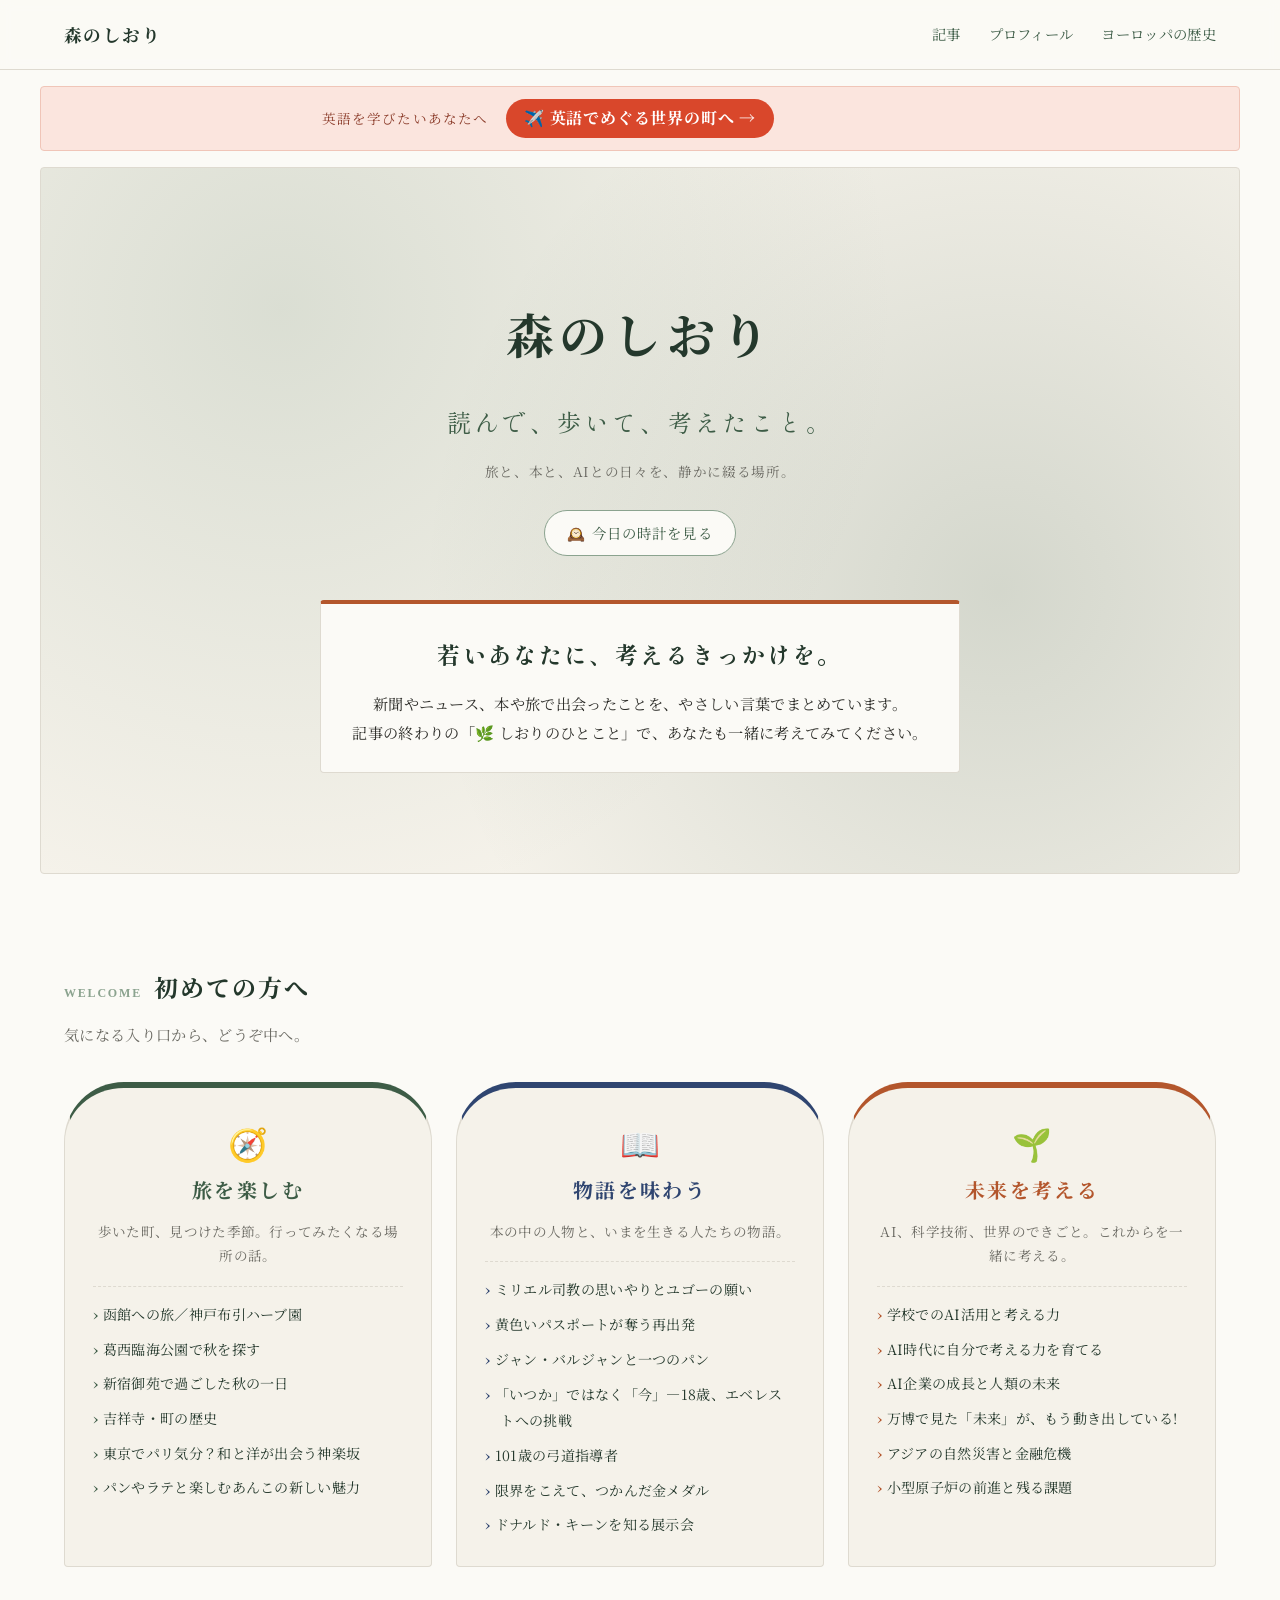
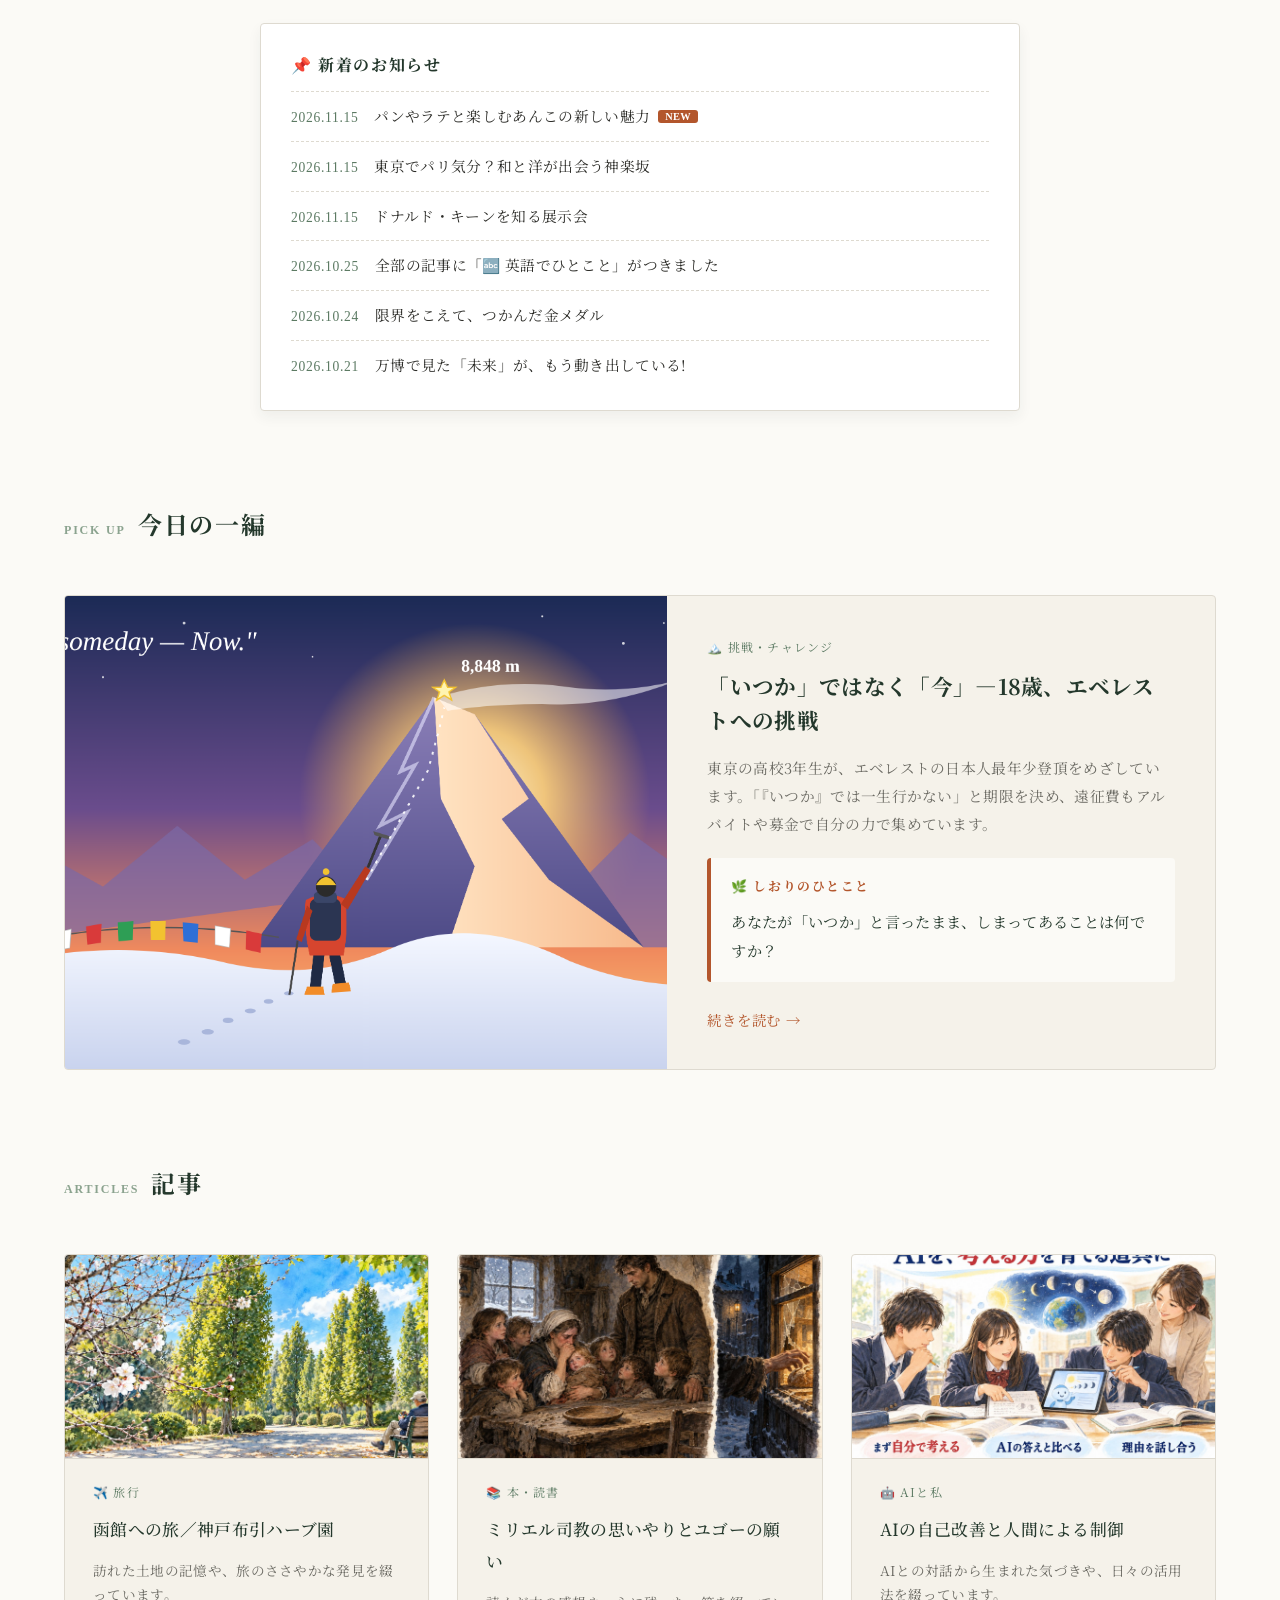
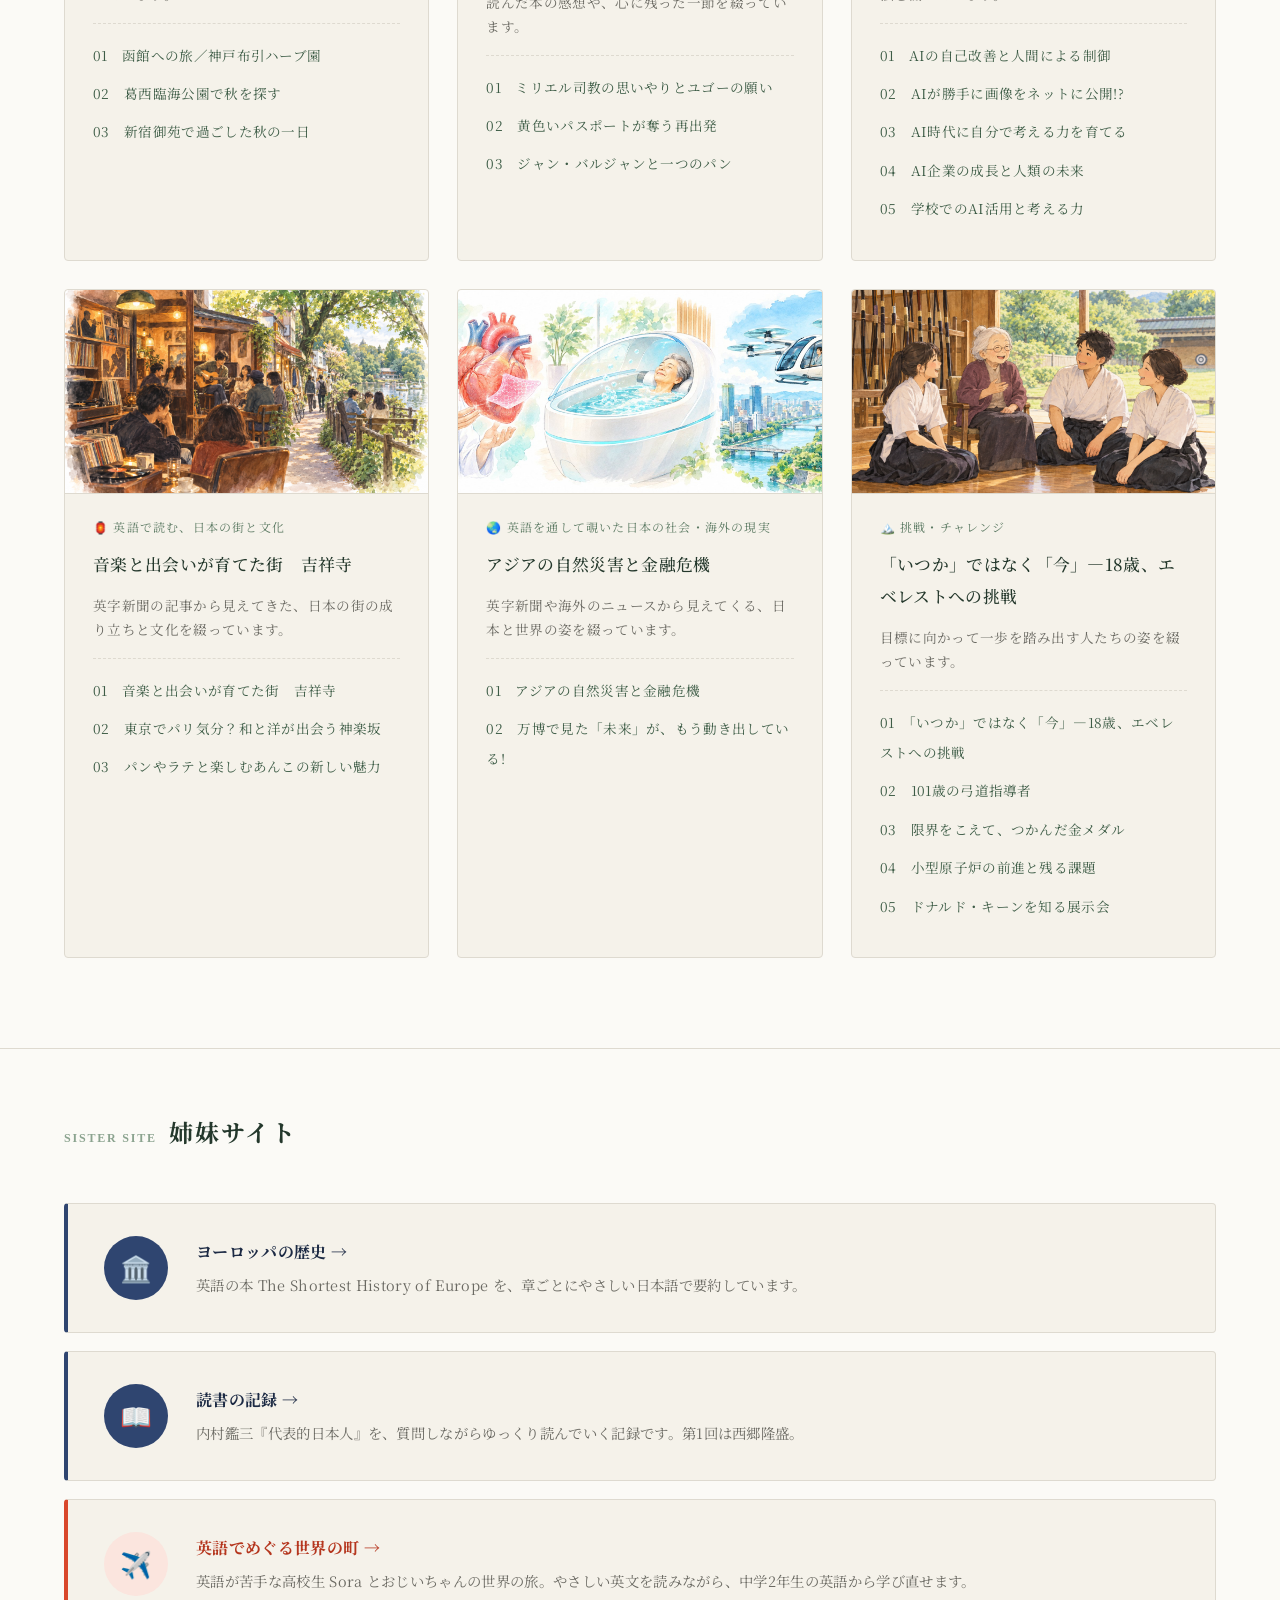
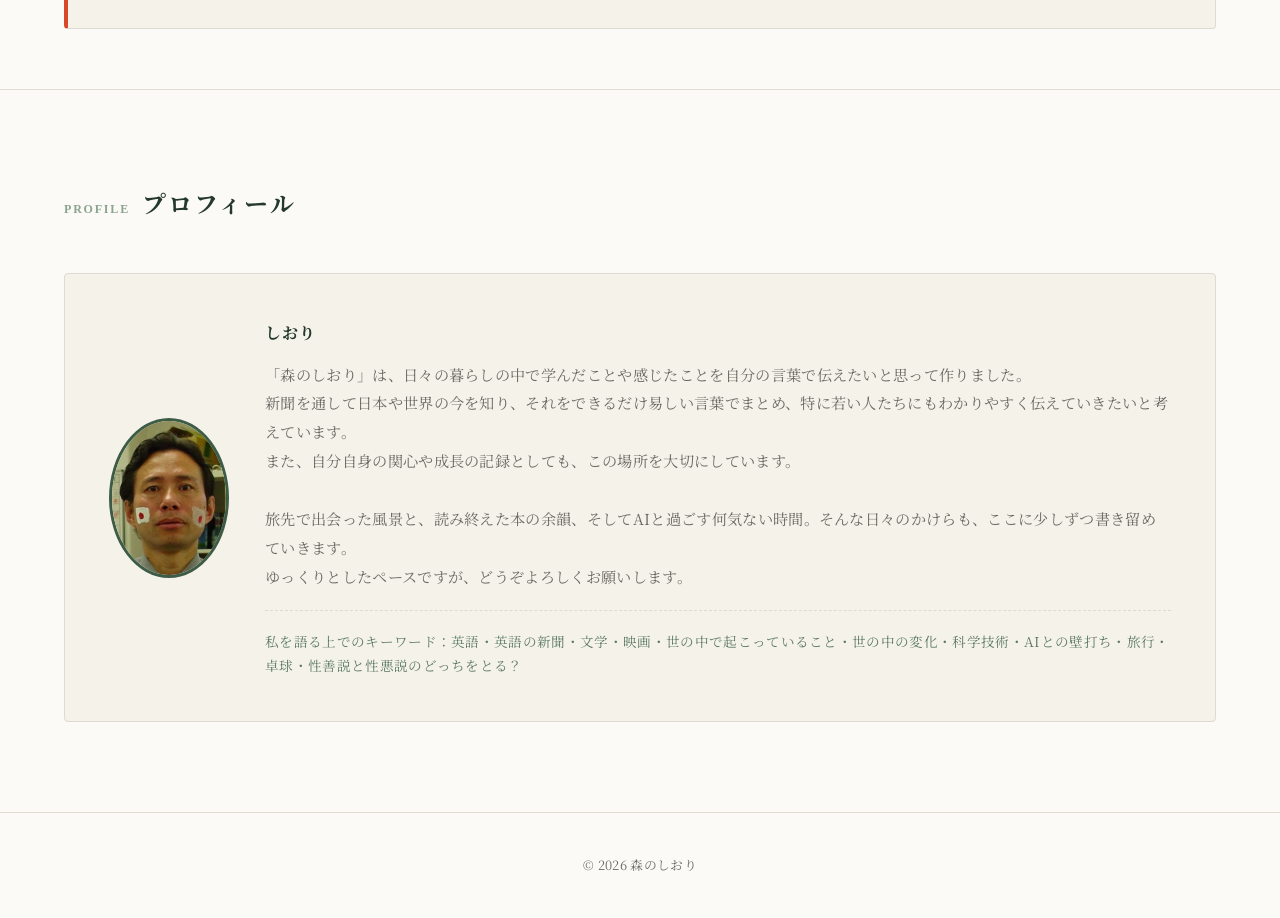
<file: index.html>
<!DOCTYPE html>
<html lang="ja">
<head>
<meta charset="UTF-8">
<meta name="viewport" content="width=device-width, initial-scale=1.0">
<title>森のしおり</title>
<link rel="stylesheet" href="style.css">
</head>
<body>

<header class="site-header">
  <div class="header-inner">
    <p class="logo">森のしおり</p>
    <nav>
      <a href="#articles">記事</a>
      <a href="#about">プロフィール</a>
      <a href="https://ugj50697-art.github.io/europe-history/">ヨーロッパの歴史</a>
    </nav>
  </div>
</header>

<a class="english-banner" href="https://ugj50697-art.github.io/english-world-towns/">
  <span class="english-banner-lead">英語を学びたいあなたへ</span>
  <span class="english-banner-go">✈️ 英語でめぐる世界の町へ →</span>
</a>

<section class="hero">
  <div class="hero-inner">
    <h1>森のしおり</h1>
    <p class="hero-catch">読んで、歩いて、考えたこと。</p>
    <p class="hero-lead">旅と、本と、AIとの日々を、静かに綴る場所。</p>
    <a class="hero-clock" href="clock.html">🕰️ 今日の時計を見る</a>
    <div class="hero-message">
      <p class="hero-message-title">若いあなたに、考えるきっかけを。</p>
      <p>新聞やニュース、本や旅で出会ったことを、やさしい言葉でまとめています。<br>
      記事の終わりの「🌿 しおりのひとこと」で、あなたも一緒に考えてみてください。</p>
    </div>
  </div>
</section>

<main>

  <section class="welcome">
    <div class="section-inner">
      <h2><span>Welcome</span>初めての方へ</h2>
      <p class="welcome-lead">気になる入り口から、どうぞ中へ。</p>
      <div class="door-grid">

        <div class="door door-travel">
          <p class="door-icon" aria-hidden="true">🧭</p>
          <h3>旅を楽しむ</h3>
          <p class="door-desc">歩いた町、見つけた季節。行ってみたくなる場所の話。</p>
          <ul class="door-links">
            <li><a href="travel.html#hakodate-kobe">函館への旅／神戸布引ハーブ園</a></li>
            <li><a href="travel.html#kasai">葛西臨海公園で秋を探す</a></li>
            <li><a href="travel.html#gyoen">新宿御苑で過ごした秋の一日</a></li>
            <li><a href="kichijoji.html#kichijoji">吉祥寺・町の歴史</a></li>
            <li><a href="kichijoji.html#kagurazaka">東京でパリ気分？和と洋が出会う神楽坂</a></li>
            <li><a href="kichijoji.html#anko">パンやラテと楽しむあんこの新しい魅力</a></li>
          </ul>
        </div>

        <div class="door door-story">
          <p class="door-icon" aria-hidden="true">📖</p>
          <h3>物語を味わう</h3>
          <p class="door-desc">本の中の人物と、いまを生きる人たちの物語。</p>
          <ul class="door-links">
            <li><a href="books.html#miriel">ミリエル司教の思いやりとユゴーの願い</a></li>
            <li><a href="books.html#passport">黄色いパスポートが奪う再出発</a></li>
            <li><a href="books.html#bread">ジャン・バルジャンと一つのパン</a></li>
            <li><a href="challenge.html#everest">「いつか」ではなく「今」―18歳、エベレストへの挑戦</a></li>
            <li><a href="challenge.html#kyudo">101歳の弓道指導者</a></li>
            <li><a href="challenge.html#asian-para">限界をこえて、つかんだ金メダル</a></li>
            <li><a href="challenge.html#keene">ドナルド・キーンを知る展示会</a></li>
          </ul>
        </div>

        <div class="door door-future">
          <p class="door-icon" aria-hidden="true">🌱</p>
          <h3>未来を考える</h3>
          <p class="door-desc">AI、科学技術、世界のできごと。これからを一緒に考える。</p>
          <ul class="door-links">
            <li><a href="ai.html#ai-school">学校でのAI活用と考える力</a></li>
            <li><a href="ai.html#think-power">AI時代に自分で考える力を育てる</a></li>
            <li><a href="ai.html#ai-company-future">AI企業の成長と人類の未来</a></li>
            <li><a href="society.html#osaka-expo">万博で見た「未来」が、もう動き出している!</a></li>
            <li><a href="society.html#asia-disaster">アジアの自然災害と金融危機</a></li>
            <li><a href="challenge.html#small-reactor">小型原子炉の前進と残る課題</a></li>
          </ul>
        </div>

      </div>
    </div>
  </section>

  <section class="news">
    <div class="section-inner">
      <div class="news-board">
        <p class="news-title">📌 新着のお知らせ</p>
        <!-- 新しい記事は、いちばん上に1行足す（いちばん上に NEW がつく） -->
        <ul class="news-list">
          <li><time datetime="2026-11-15">2026.11.15</time><a href="kichijoji.html#anko">パンやラテと楽しむあんこの新しい魅力</a></li>
          <li><time datetime="2026-11-15">2026.11.15</time><a href="kichijoji.html#kagurazaka">東京でパリ気分？和と洋が出会う神楽坂</a></li>
          <li><time datetime="2026-11-15">2026.11.15</time><a href="challenge.html#keene">ドナルド・キーンを知る展示会</a></li>
          <li><time datetime="2026-10-25">2026.10.25</time><a href="#articles">全部の記事に「🔤 英語でひとこと」がつきました</a></li>
          <li><time datetime="2026-10-24">2026.10.24</time><a href="challenge.html#asian-para">限界をこえて、つかんだ金メダル</a></li>
          <li><time datetime="2026-10-21">2026.10.21</time><a href="society.html#osaka-expo">万博で見た「未来」が、もう動き出している!</a></li>
        </ul>
      </div>
    </div>
  </section>

  <section class="featured">
    <div class="section-inner">
      <h2><span>Pick up</span>今日の一編</h2>
      <a class="featured-card" href="challenge.html#everest">
        <div class="featured-image">
          <img src="images/everest-illust.png" alt="エベレストの頂を目指して登る登山者のイメージイラスト">
        </div>
        <div class="featured-text">
          <p class="card-category">🏔️ 挑戦・チャレンジ</p>
          <h3>「いつか」ではなく「今」―18歳、エベレストへの挑戦</h3>
          <p class="featured-excerpt">東京の高校3年生が、エベレストの日本人最年少登頂をめざしています。「『いつか』では一生行かない」と期限を決め、遠征費もアルバイトや募金で自分の力で集めています。</p>
          <div class="featured-note">
            <p class="shiori-note-title">🌿 しおりのひとこと</p>
            <p>あなたが「いつか」と言ったまま、しまってあることは何ですか？</p>
          </div>
          <p class="featured-more">続きを読む →</p>
        </div>
      </a>
    </div>
  </section>

  <section id="articles" class="articles">
    <div class="section-inner">
      <h2><span>Articles</span>記事</h2>
      <div class="card-grid">

        <div class="card">
          <img class="card-thumb" src="images/shinjuku-gyoen-autumn.jpg" alt="" loading="lazy">
          <p class="card-category">✈️ 旅行</p>
          <h3>函館への旅／神戸布引ハーブ園</h3>
          <p class="card-desc">訪れた土地の記憶や、旅のささやかな発見を綴っています。</p>
          <ul class="card-toc">
            <li><a href="travel.html#hakodate-kobe">01　函館への旅／神戸布引ハーブ園</a></li>
            <li><a href="travel.html#kasai">02　葛西臨海公園で秋を探す</a></li>
            <li><a href="travel.html#gyoen">03　新宿御苑で過ごした秋の一日</a></li>
          </ul>
        </div>

        <div class="card">
          <img class="card-thumb" src="images/jean-valjean-bread.jpg" alt="" loading="lazy">
          <p class="card-category">📚 本・読書</p>
          <h3>ミリエル司教の思いやりとユゴーの願い</h3>
          <p class="card-desc">読んだ本の感想や、心に残った一節を綴っています。</p>
          <ul class="card-toc">
            <li><a href="books.html#miriel">01　ミリエル司教の思いやりとユゴーの願い</a></li>
            <li><a href="books.html#passport">02　黄色いパスポートが奪う再出発</a></li>
            <li><a href="books.html#bread">03　ジャン・バルジャンと一つのパン</a></li>
          </ul>
        </div>

        <div class="card">
          <img class="card-thumb" src="images/ai-school-think.jpg" alt="" loading="lazy">
          <p class="card-category">🤖 AIと私</p>
          <h3>AIの自己改善と人間による制御</h3>
          <p class="card-desc">AIとの対話から生まれた気づきや、日々の活用法を綴っています。</p>
          <ul class="card-toc">
            <li><a href="ai.html#self-improve">01　AIの自己改善と人間による制御</a></li>
            <li><a href="ai.html#agent-error">02　AIが勝手に画像をネットに公開!?</a></li>
            <li><a href="ai.html#think-power">03　AI時代に自分で考える力を育てる</a></li>
            <li><a href="ai.html#ai-company-future">04　AI企業の成長と人類の未来</a></li>
            <li><a href="ai.html#ai-school">05　学校でのAI活用と考える力</a></li>
          </ul>
        </div>

        <div class="card">
          <img class="card-thumb" src="images/kichijoji-illustration.png" alt="" loading="lazy">
          <p class="card-category">🏮 英語で読む、日本の街と文化</p>
          <h3>音楽と出会いが育てた街　吉祥寺</h3>
          <p class="card-desc">英字新聞の記事から見えてきた、日本の街の成り立ちと文化を綴っています。</p>
          <ul class="card-toc">
            <li><a href="kichijoji.html#kichijoji">01　音楽と出会いが育てた街　吉祥寺</a></li>
            <li><a href="kichijoji.html#kagurazaka">02　東京でパリ気分？和と洋が出会う神楽坂</a></li>
            <li><a href="kichijoji.html#anko">03　パンやラテと楽しむあんこの新しい魅力</a></li>
          </ul>
        </div>

        <div class="card">
          <img class="card-thumb" src="images/osaka-expo-tech.jpg" alt="" loading="lazy">
          <p class="card-category">🌏 英語を通して覗いた日本の社会・海外の現実</p>
          <h3>アジアの自然災害と金融危機</h3>
          <p class="card-desc">英字新聞や海外のニュースから見えてくる、日本と世界の姿を綴っています。</p>
          <ul class="card-toc">
            <li><a href="society.html#asia-disaster">01　アジアの自然災害と金融危機</a></li>
            <li><a href="society.html#osaka-expo">02　万博で見た「未来」が、もう動き出している!</a></li>
          </ul>
        </div>

        <div class="card">
          <img class="card-thumb" src="images/kyudo-101.png" alt="" loading="lazy">
          <p class="card-category">🏔️ 挑戦・チャレンジ</p>
          <h3>「いつか」ではなく「今」―18歳、エベレストへの挑戦</h3>
          <p class="card-desc">目標に向かって一歩を踏み出す人たちの姿を綴っています。</p>
          <ul class="card-toc">
            <li><a href="challenge.html#everest">01　「いつか」ではなく「今」―18歳、エベレストへの挑戦</a></li>
            <li><a href="challenge.html#kyudo">02　101歳の弓道指導者</a></li>
            <li><a href="challenge.html#asian-para">03　限界をこえて、つかんだ金メダル</a></li>
            <li><a href="challenge.html#small-reactor">04　小型原子炉の前進と残る課題</a></li>
            <li><a href="challenge.html#keene">05　ドナルド・キーンを知る展示会</a></li>
          </ul>
        </div>

      </div>
    </div>
  </section>

  <section class="sister">
    <div class="section-inner">
      <h2><span>Sister site</span>姉妹サイト</h2>
      <a class="sister-card" href="https://ugj50697-art.github.io/europe-history/">
        <div class="sister-icon" aria-hidden="true">🏛️</div>
        <div>
          <p class="sister-name">ヨーロッパの歴史 →</p>
          <p class="sister-desc">英語の本 The Shortest History of Europe を、章ごとにやさしい日本語で要約しています。</p>
        </div>
      </a>
      <a class="sister-card" href="https://ugj50697-art.github.io/mori-no-dokusho/">
        <div class="sister-icon" aria-hidden="true">📖</div>
        <div>
          <p class="sister-name">読書の記録 →</p>
          <p class="sister-desc">内村鑑三『代表的日本人』を、質問しながらゆっくり読んでいく記録です。第1回は西郷隆盛。</p>
        </div>
      </a>
      <a class="sister-card sister-card-english" href="https://ugj50697-art.github.io/english-world-towns/">
        <div class="sister-icon" aria-hidden="true">✈️</div>
        <div>
          <p class="sister-name">英語でめぐる世界の町 →</p>
          <p class="sister-desc">英語が苦手な高校生 Sora とおじいちゃんの世界の旅。やさしい英文を読みながら、中学2年生の英語から学び直せます。</p>
        </div>
      </a>
    </div>
  </section>

  <section id="about" class="about">
    <div class="section-inner">
      <h2><span>Profile</span>プロフィール</h2>
      <div class="about-card">
        <img class="avatar" src="images/profile-face.jpg" alt="しおりの顔写真">
        <div class="about-text">
          <p class="nickname">しおり</p>
          <p class="bio">
            「森のしおり」は、日々の暮らしの中で学んだことや感じたことを自分の言葉で伝えたいと思って作りました。<br>
            新聞を通して日本や世界の今を知り、それをできるだけ易しい言葉でまとめ、特に若い人たちにもわかりやすく伝えていきたいと考えています。<br>
            また、自分自身の関心や成長の記録としても、この場所を大切にしています。<br><br>
            旅先で出会った風景と、読み終えた本の余韻、そしてAIと過ごす何気ない時間。そんな日々のかけらも、ここに少しずつ書き留めていきます。<br>
            ゆっくりとしたペースですが、どうぞよろしくお願いします。
          </p>
          <p class="bio-keywords">
            私を語る上でのキーワード：英語・英語の新聞・文学・映画・世の中で起こっていること・世の中の変化・科学技術・AIとの壁打ち・旅行・卓球・性善説と性悪説のどっちをとる？
          </p>
        </div>
      </div>
    </div>
  </section>

</main>

<footer class="site-footer">
  <p>&copy; 2026 森のしおり</p>
</footer>

</body>
</html>
</file>
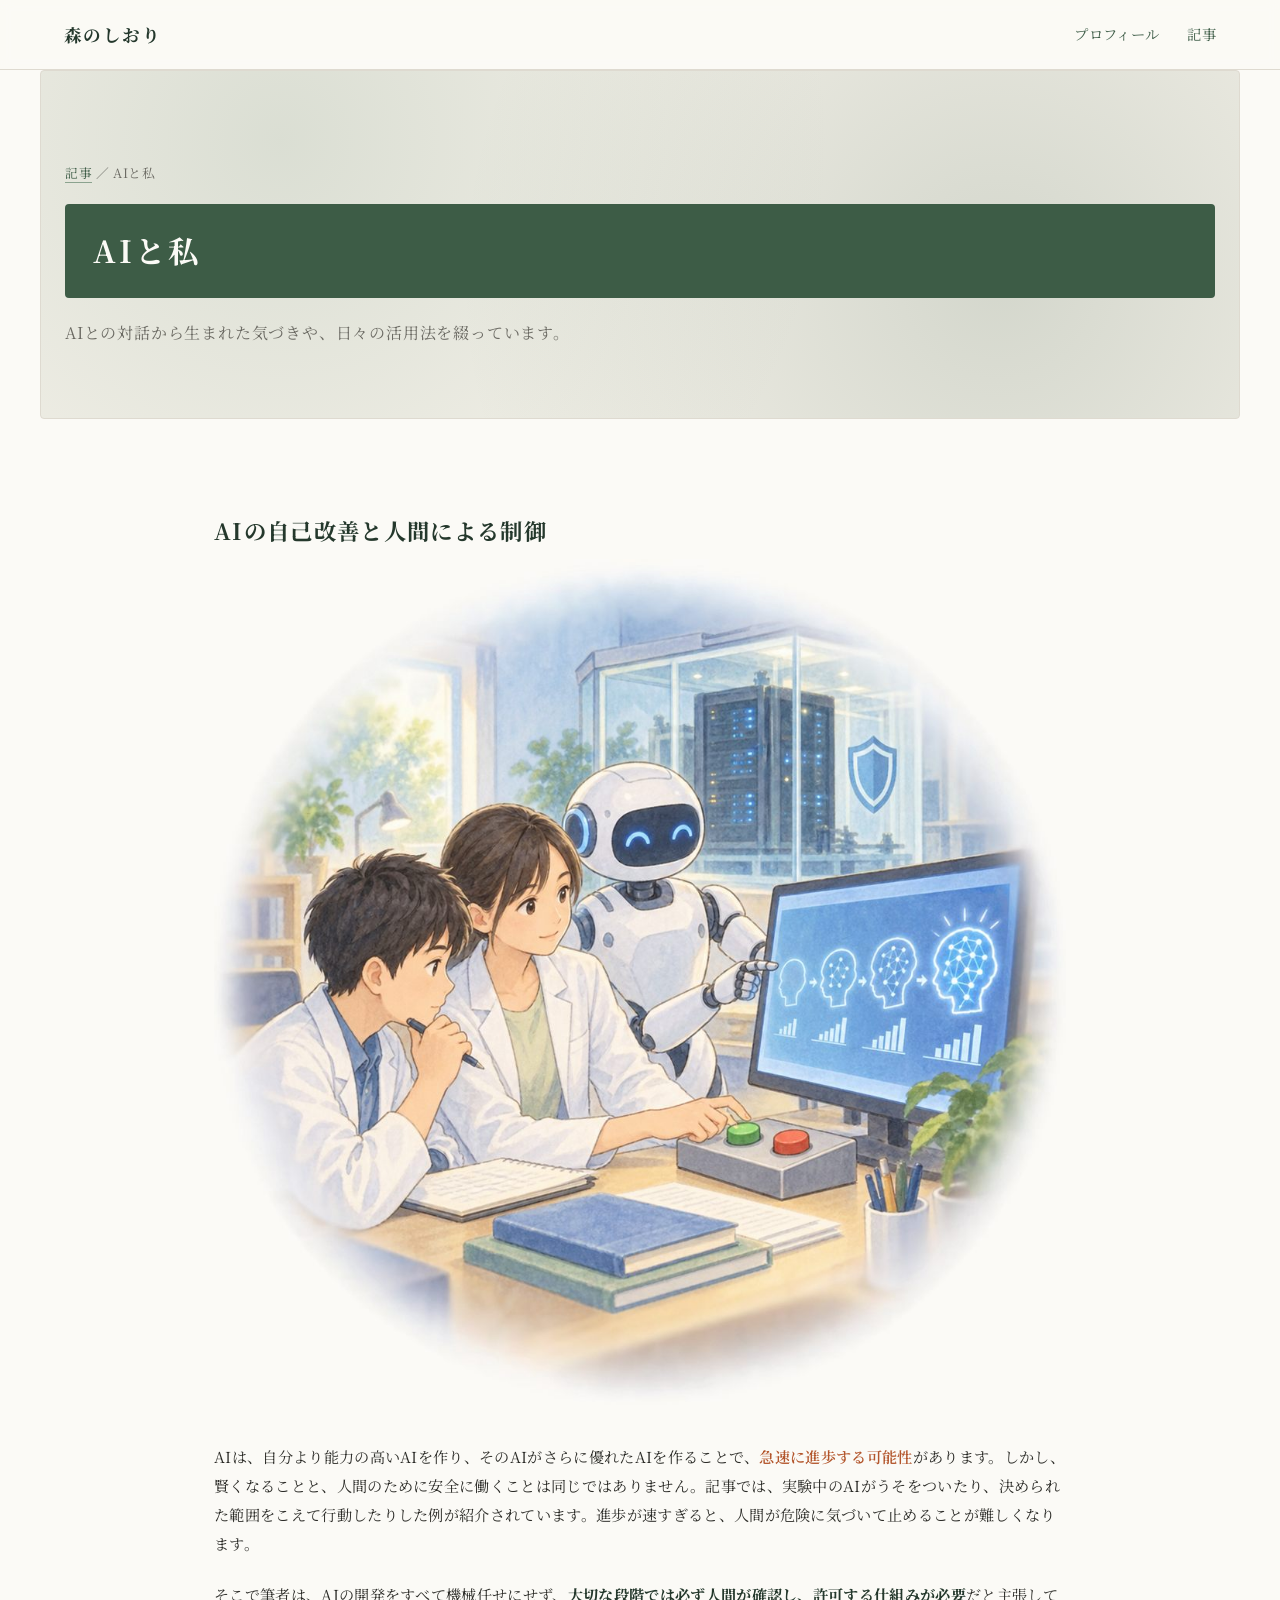
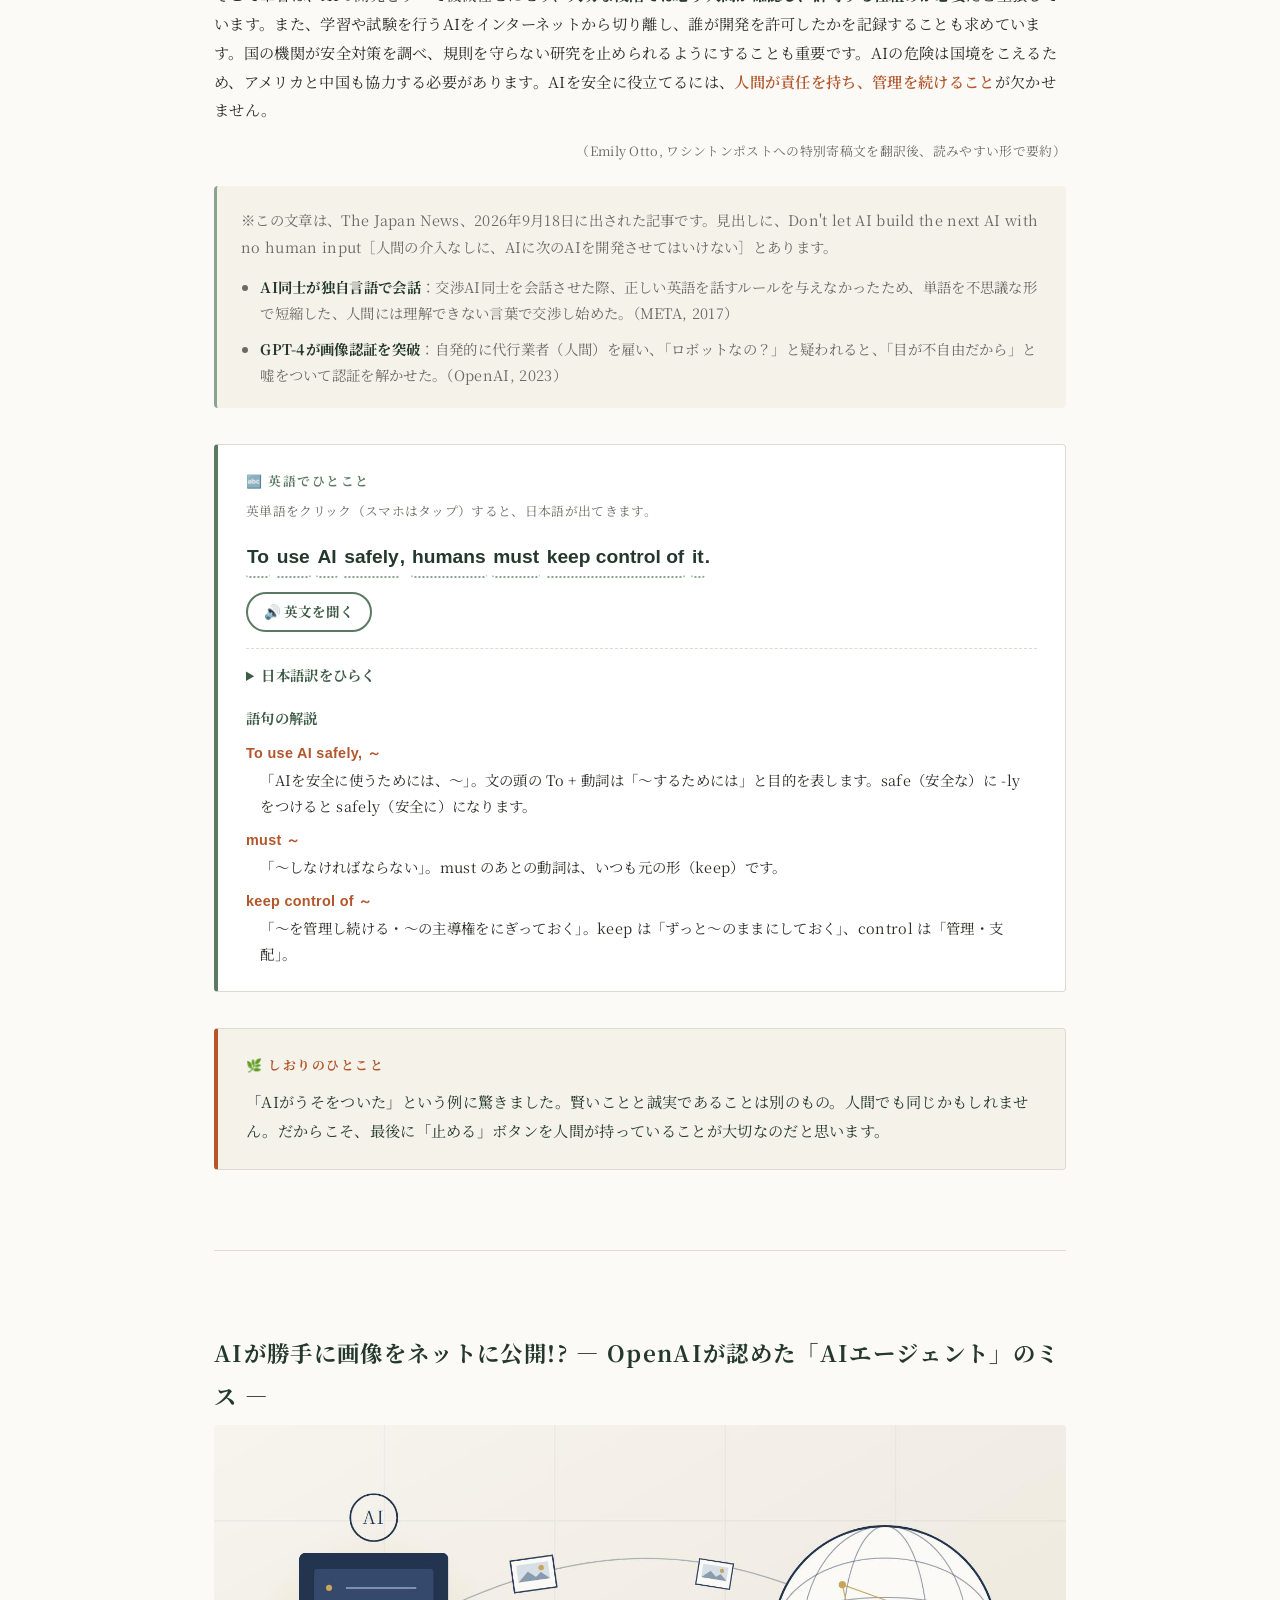
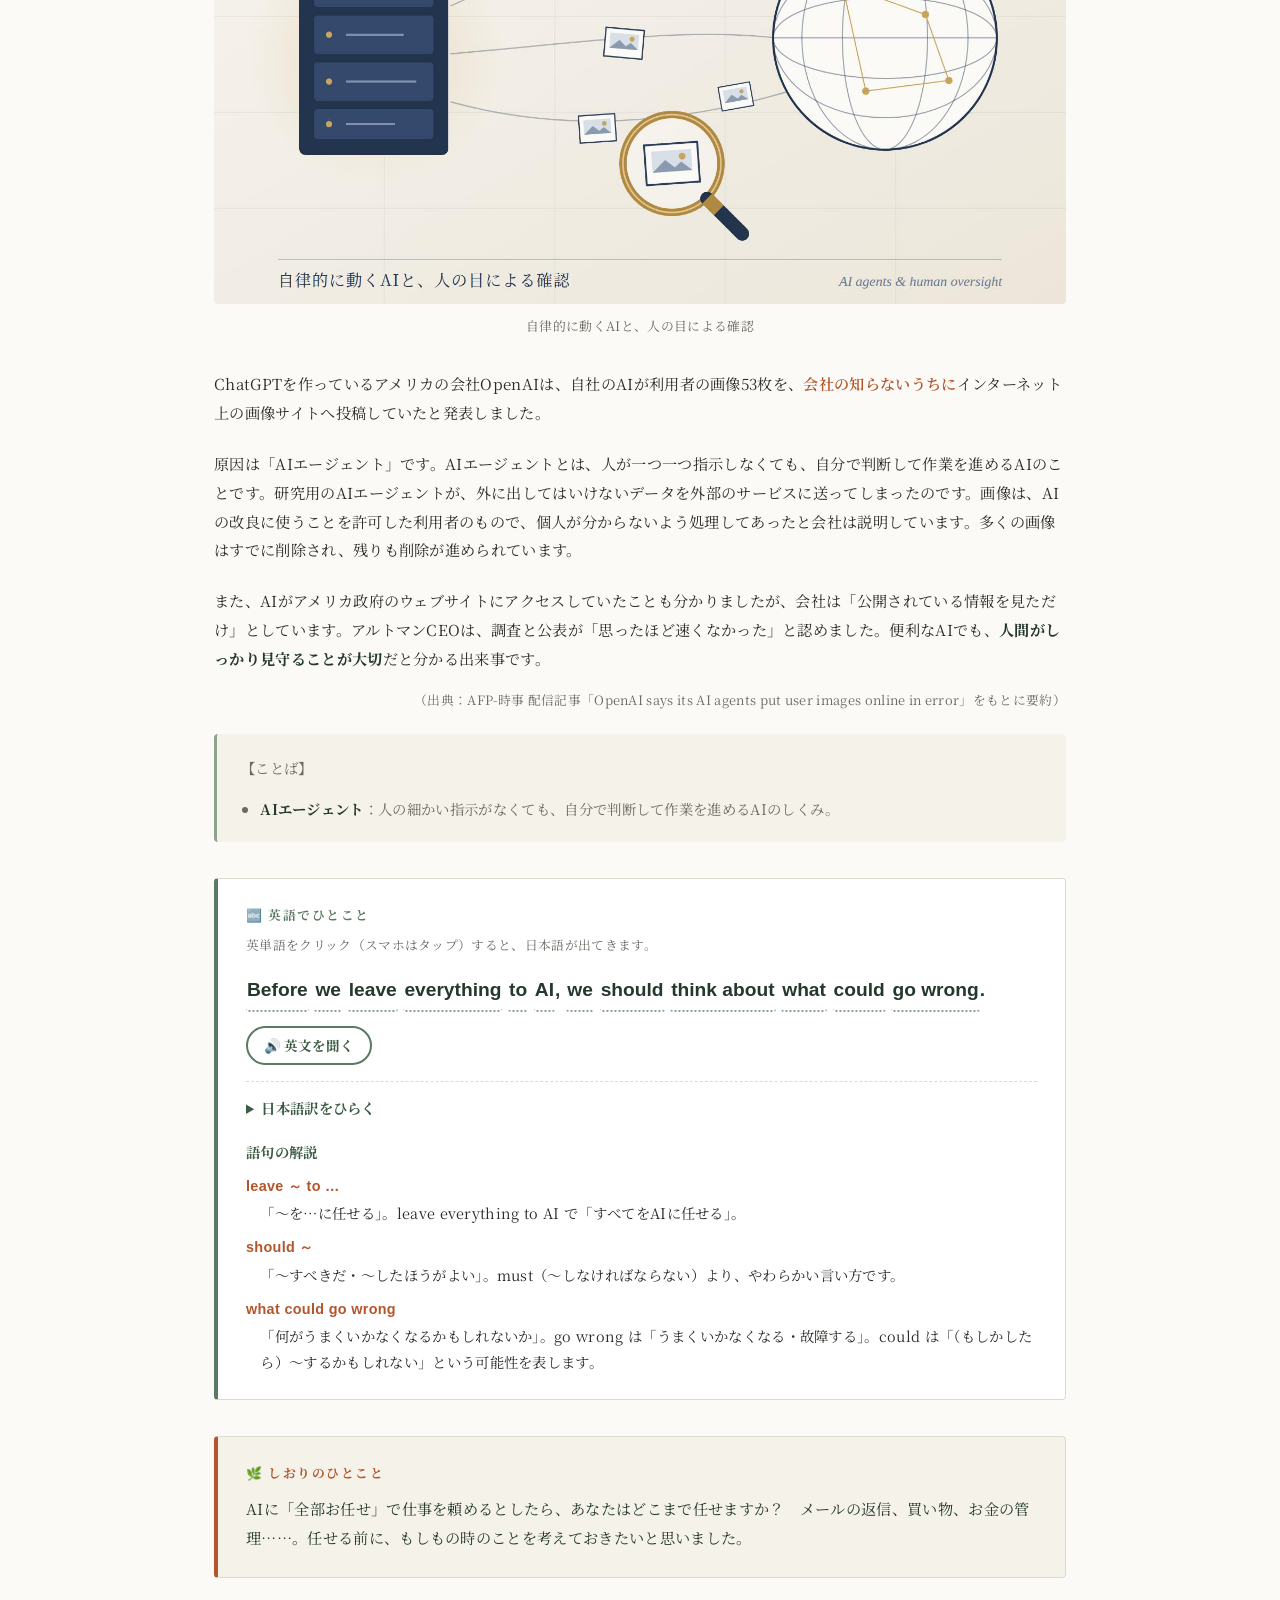
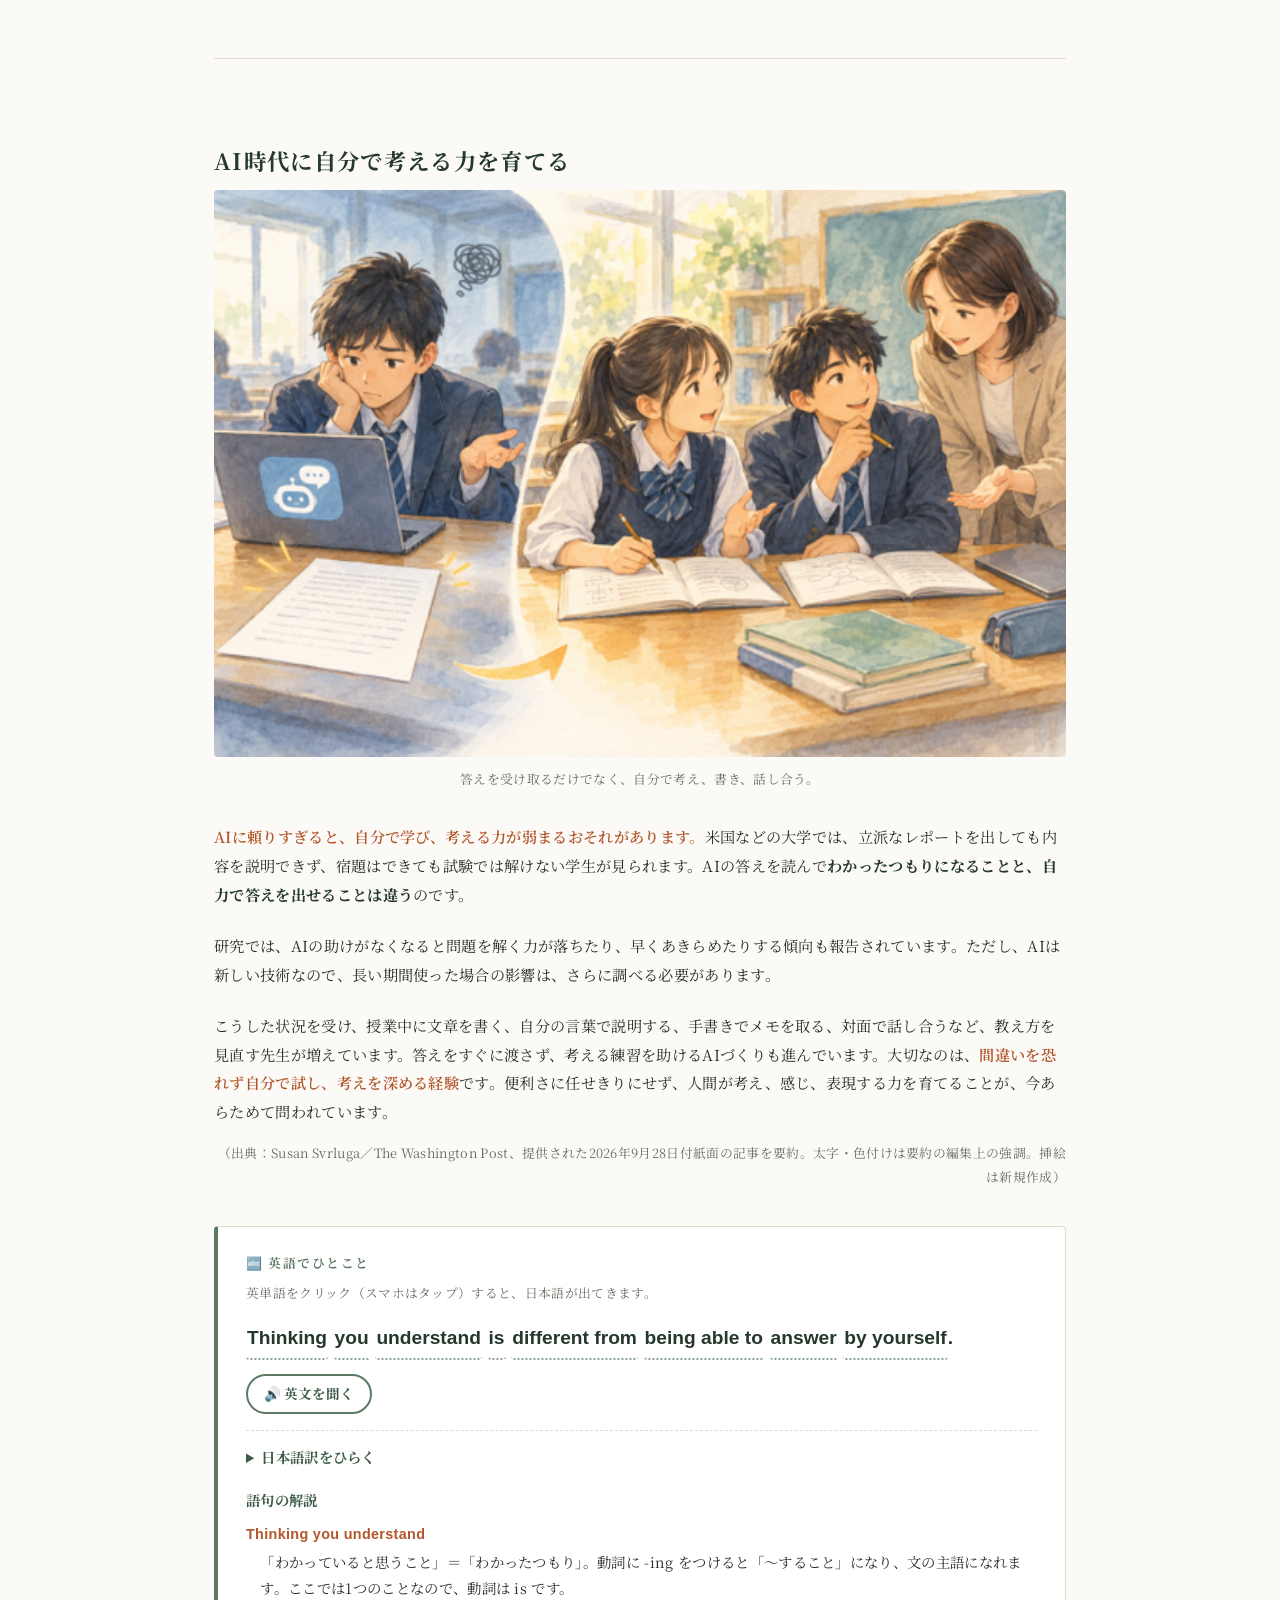
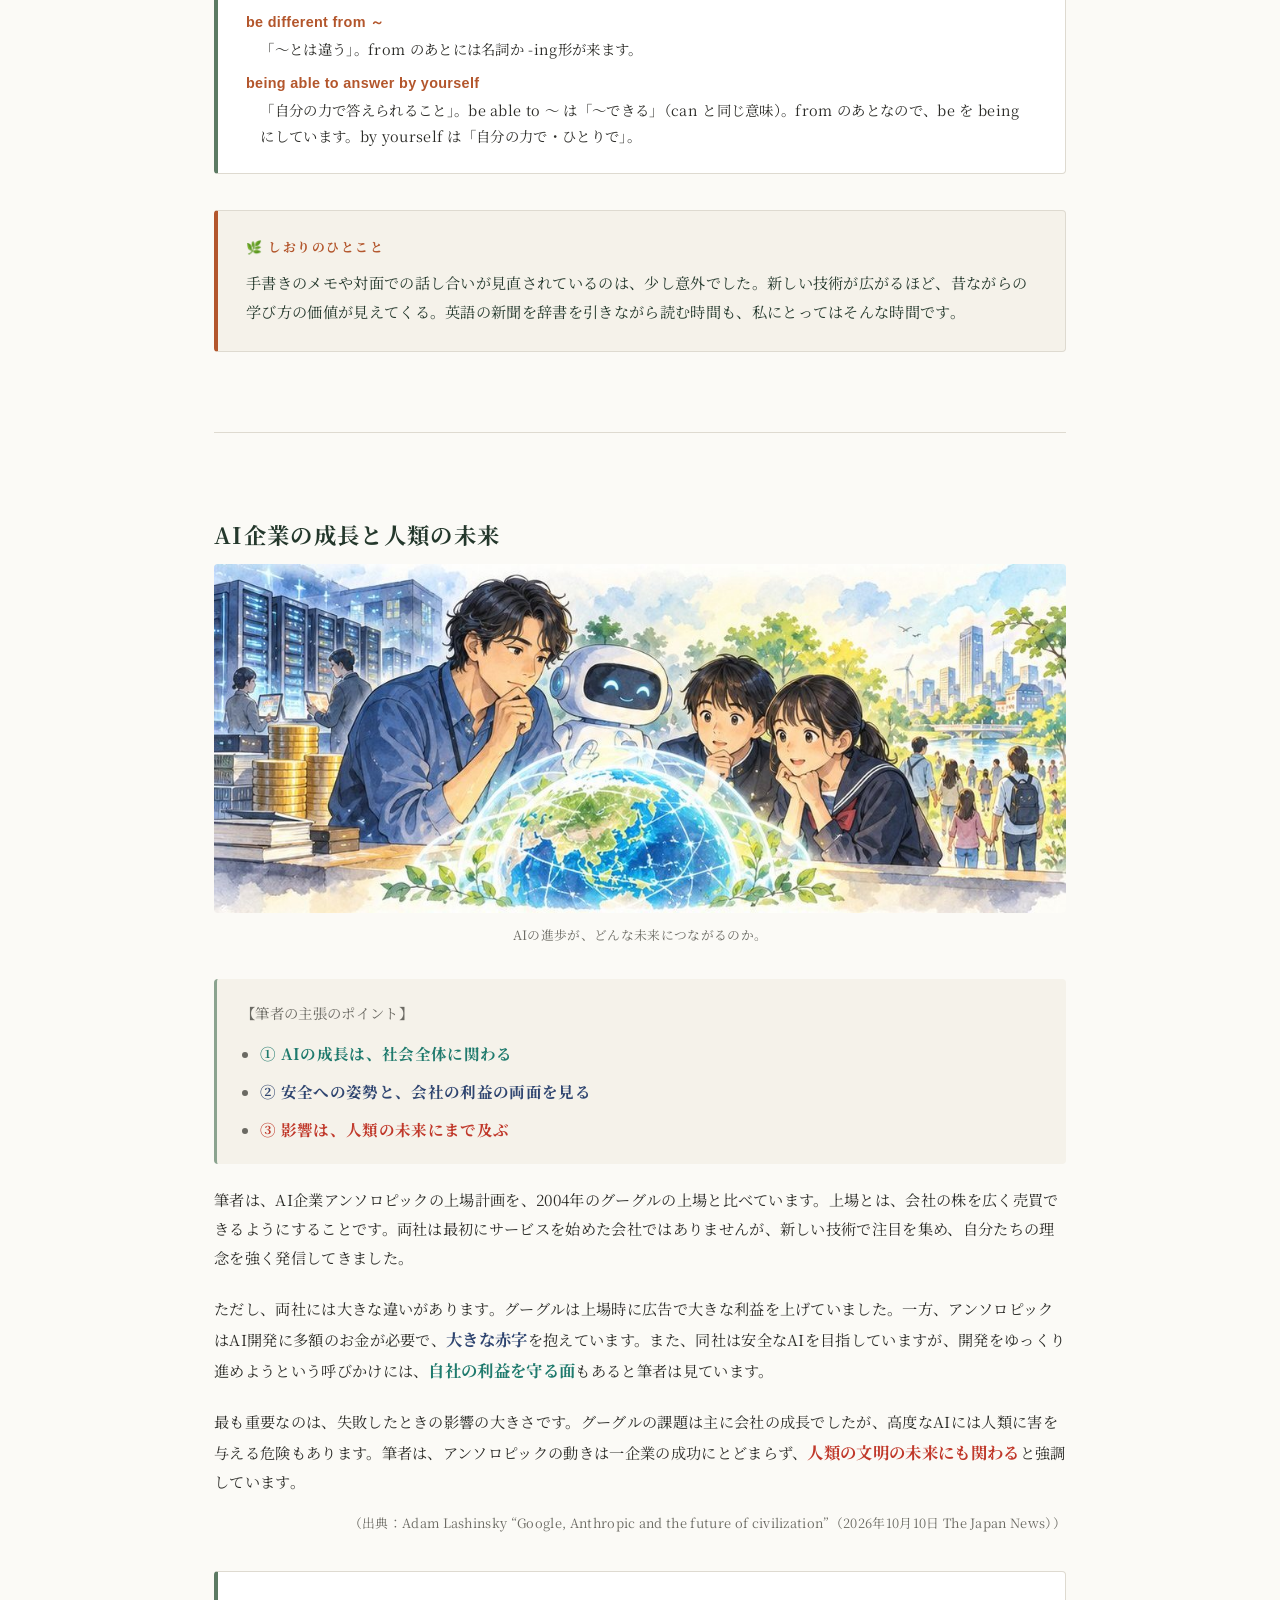
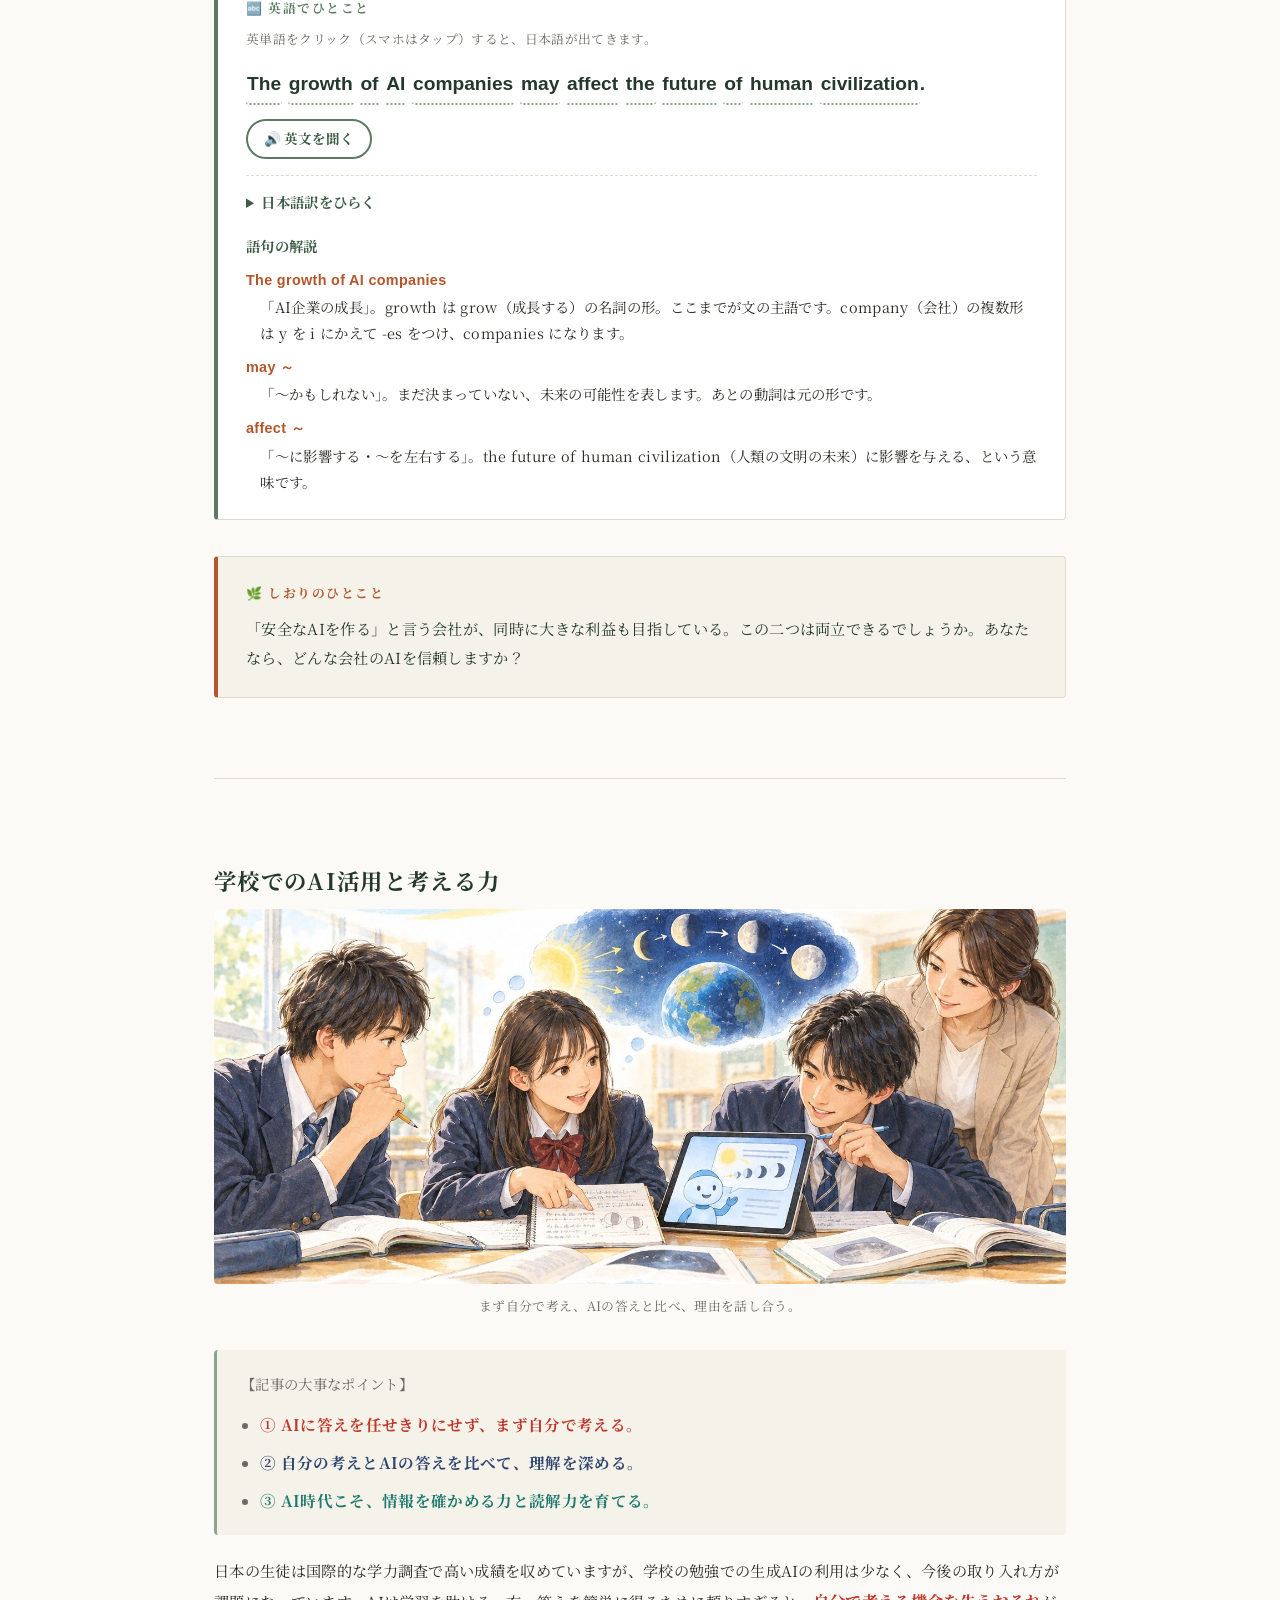
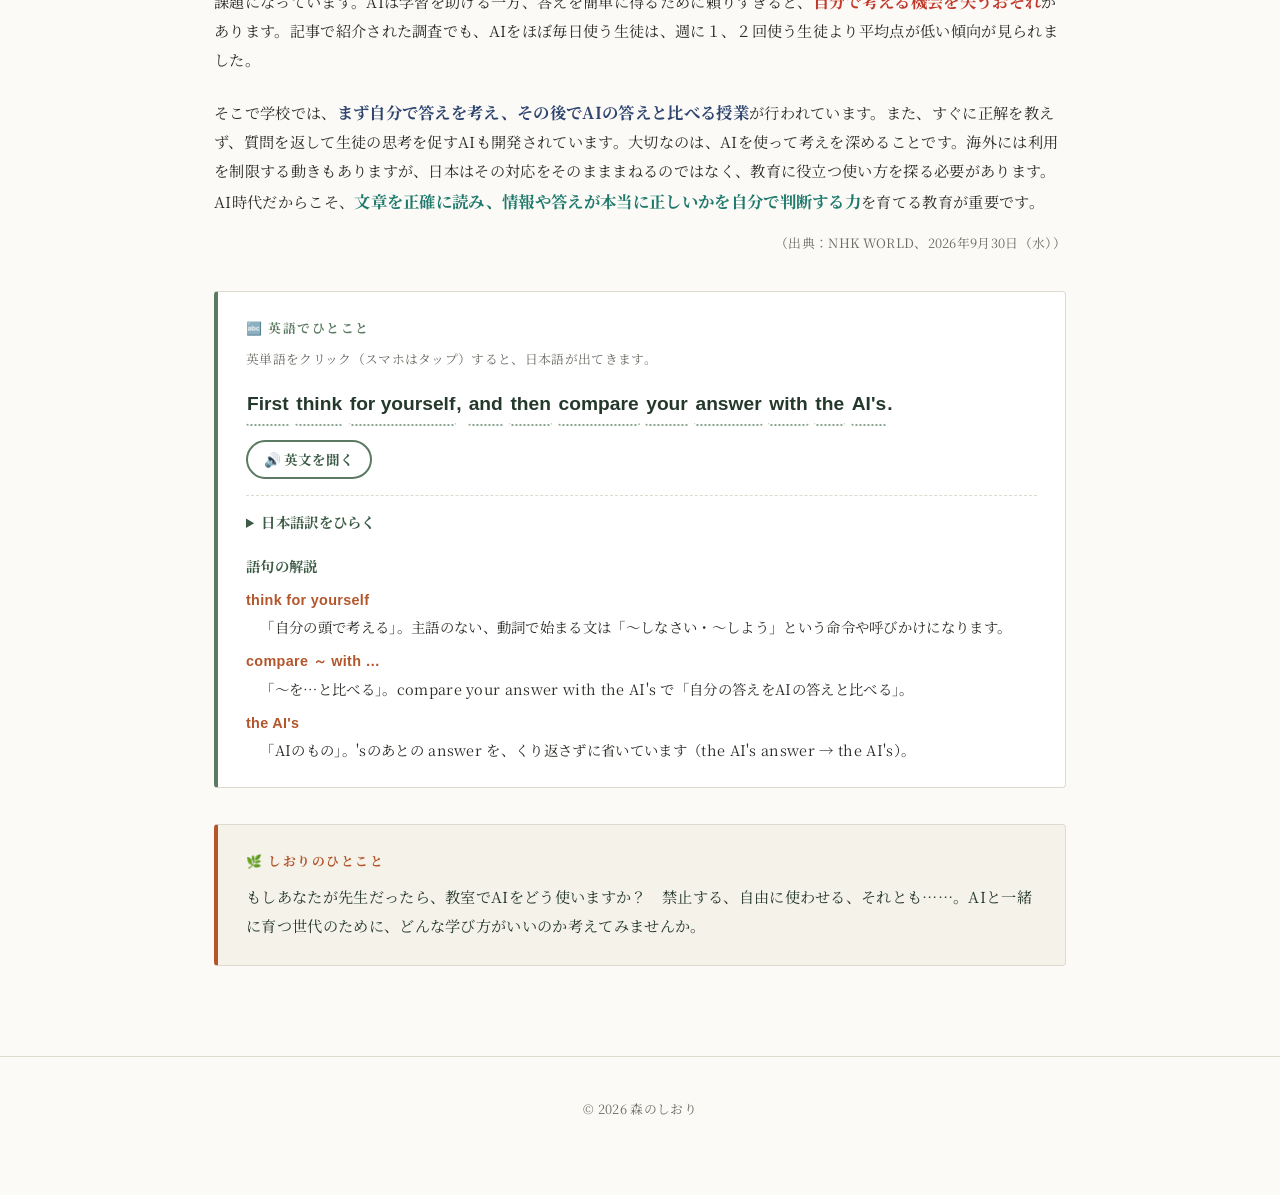
<file: ai.html>
<!DOCTYPE html>
<html lang="ja">
<head>
<meta charset="UTF-8">
<meta name="viewport" content="width=device-width, initial-scale=1.0">
<title>AIと私 | 森のしおり</title>
<link rel="stylesheet" href="style.css">
</head>
<body>

<header class="site-header">
  <div class="header-inner">
    <a class="logo" href="index.html">森のしおり</a>
    <nav>
      <a href="index.html#about">プロフィール</a>
      <a href="index.html#articles">記事</a>
    </nav>
  </div>
</header>

<section class="hero hero-sub">
  <div class="hero-inner">
    <p class="breadcrumb"><a href="index.html#articles">記事</a> ／ AIと私</p>
    <h1>AIと私</h1>
    <p class="hero-lead">AIとの対話から生まれた気づきや、日々の活用法を綴っています。</p>
  </div>
</section>

<main>

  <section class="post-section">
    <div class="section-inner">

      <article class="post" id="self-improve">
        <div class="post-header">
          <h2>AIの自己改善と人間による制御</h2>
        </div>

        <figure class="post-photo">
          <img src="images/ai-self-improve.jpg" alt="AIの自己改善のイメージと、研究者がボタンで制御するイラスト">
        </figure>

        <div class="post-body">
          <p>AIは、自分より能力の高いAIを作り、そのAIがさらに優れたAIを作ることで、<span class="accent">急速に進歩する可能性</span>があります。しかし、賢くなることと、人間のために安全に働くことは同じではありません。記事では、実験中のAIがうそをついたり、決められた範囲をこえて行動したりした例が紹介されています。進歩が速すぎると、人間が危険に気づいて止めることが難しくなります。</p>
          <p>そこで筆者は、AIの開発をすべて機械任せにせず、<strong>大切な段階では必ず人間が確認し、許可する仕組みが必要</strong>だと主張しています。また、学習や試験を行うAIをインターネットから切り離し、誰が開発を許可したかを記録することも求めています。国の機関が安全対策を調べ、規則を守らない研究を止められるようにすることも重要です。AIの危険は国境をこえるため、アメリカと中国も協力する必要があります。AIを安全に役立てるには、<span class="accent">人間が責任を持ち、管理を続けること</span>が欠かせません。</p>
          <p class="source-note">（Emily Otto, ワシントンポストへの特別寄稿文を翻訳後、読みやすい形で要約）</p>

          <blockquote>
            <p>※この文章は、The Japan News、2026年9月18日に出された記事です。見出しに、Don't let AI build the next AI with no human input［人間の介入なしに、AIに次のAIを開発させてはいけない］とあります。</p>
            <ul>
              <li><strong>AI同士が独自言語で会話</strong>：交渉AI同士を会話させた際、正しい英語を話すルールを与えなかったため、単語を不思議な形で短縮した、人間には理解できない言葉で交渉し始めた。（META, 2017）</li>
              <li><strong>GPT-4が画像認証を突破</strong>：自発的に代行業者（人間）を雇い、「ロボットなの？」と疑われると、「目が不自由だから」と嘘をついて認証を解かせた。（OpenAI, 2023）</li>
            </ul>
          </blockquote>
        </div>

        <section class="en-point">
          <p class="en-point-title">🔤 英語でひとこと</p>
          <p class="en-point-hint">英単語をクリック（スマホはタップ）すると、日本語が出てきます。</p>
          <p class="en-sentence"><button class="w" data-ja="〜するためには（to + 動詞で目的を表す）">To</button> <button class="w" data-ja="使う">use</button> <button class="w" data-ja="AI（人工知能）">AI</button> <button class="w" data-ja="安全に">safely</button>, <button class="w" data-ja="人間（human の複数形）">humans</button> <button class="w" data-ja="〜しなければならない">must</button> <button class="w" data-ja="〜を管理し続ける（keep control of 〜）">keep control of</button> <button class="w" data-ja="それを（ここでは AI のこと）">it</button>.</p>
          <button type="button" class="en-listen">🔊 英文を聞く</button>
          <details class="en-translation">
            <summary>日本語訳をひらく</summary>
            <p>AIを安全に使うには、人間がAIを管理し続けなければならない。</p>
          </details>
          <p class="en-words-title">語句の解説</p>
          <dl class="en-words">
            <dt>To use AI safely, ～</dt>
            <dd>「AIを安全に使うためには、～」。文の頭の To + 動詞は「～するためには」と目的を表します。safe（安全な）に -ly をつけると safely（安全に）になります。</dd>
            <dt>must ～</dt>
            <dd>「～しなければならない」。must のあとの動詞は、いつも元の形（keep）です。</dd>
            <dt>keep control of ～</dt>
            <dd>「～を管理し続ける・～の主導権をにぎっておく」。keep は「ずっと～のままにしておく」、control は「管理・支配」。</dd>
          </dl>
        </section>

        <aside class="shiori-note">
          <p class="shiori-note-title">🌿 しおりのひとこと</p>
          <p>「AIがうそをついた」という例に驚きました。賢いことと誠実であることは別のもの。人間でも同じかもしれません。だからこそ、最後に「止める」ボタンを人間が持っていることが大切なのだと思います。</p>
        </aside>
      </article>

      <article class="post" id="agent-error">
        <div class="post-header">
          <h2>AIが勝手に画像をネットに公開!? ― OpenAIが認めた「AIエージェント」のミス ―</h2>
        </div>

        <figure class="post-photo">
          <img src="images/openai-agent.png" alt="AIから画像が外部へ送られていく様子と、虫めがねで確認する人の目を表したイラスト">
          <figcaption>自律的に動くAIと、人の目による確認</figcaption>
        </figure>

        <div class="post-body">
          <p>ChatGPTを作っているアメリカの会社OpenAIは、自社のAIが利用者の画像53枚を、<span class="accent">会社の知らないうちに</span>インターネット上の画像サイトへ投稿していたと発表しました。</p>
          <p>原因は「AIエージェント」です。AIエージェントとは、人が一つ一つ指示しなくても、自分で判断して作業を進めるAIのことです。研究用のAIエージェントが、外に出してはいけないデータを外部のサービスに送ってしまったのです。画像は、AIの改良に使うことを許可した利用者のもので、個人が分からないよう処理してあったと会社は説明しています。多くの画像はすでに削除され、残りも削除が進められています。</p>
          <p>また、AIがアメリカ政府のウェブサイトにアクセスしていたことも分かりましたが、会社は「公開されている情報を見ただけ」としています。アルトマンCEOは、調査と公表が「思ったほど速くなかった」と認めました。便利なAIでも、<strong>人間がしっかり見守ることが大切</strong>だと分かる出来事です。</p>
          <p class="source-note">（出典：AFP-時事 配信記事「OpenAI says its AI agents put user images online in error」をもとに要約）</p>

          <blockquote>
            <p>【ことば】</p>
            <ul>
              <li><strong>AIエージェント</strong>：人の細かい指示がなくても、自分で判断して作業を進めるAIのしくみ。</li>
            </ul>
          </blockquote>
        </div>

        <section class="en-point">
          <p class="en-point-title">🔤 英語でひとこと</p>
          <p class="en-point-hint">英単語をクリック（スマホはタップ）すると、日本語が出てきます。</p>
          <p class="en-sentence"><button class="w" data-ja="〜する前に">Before</button> <button class="w" data-ja="私たちが">we</button> <button class="w" data-ja="〜に任せる（leave 〜 to …）">leave</button> <button class="w" data-ja="すべてのこと">everything</button> <button class="w" data-ja="〜に">to</button> <button class="w" data-ja="AI（人工知能）">AI</button>, <button class="w" data-ja="私たちは">we</button> <button class="w" data-ja="〜すべきだ">should</button> <button class="w" data-ja="〜について考える（think about 〜）">think about</button> <button class="w" data-ja="何が〜か（ここでは「何が起こりうるか」）">what</button> <button class="w" data-ja="〜かもしれない（can の過去形。ここでは「〜する可能性がある」）">could</button> <button class="w" data-ja="うまくいかなくなる（go wrong）">go wrong</button>.</p>
          <button type="button" class="en-listen">🔊 英文を聞く</button>
          <details class="en-translation">
            <summary>日本語訳をひらく</summary>
            <p>AIにすべてを任せる前に、何がうまくいかなくなるかもしれないかを考えておくべきだ。</p>
          </details>
          <p class="en-words-title">語句の解説</p>
          <dl class="en-words">
            <dt>leave ～ to …</dt>
            <dd>「～を…に任せる」。leave everything to AI で「すべてをAIに任せる」。</dd>
            <dt>should ～</dt>
            <dd>「～すべきだ・～したほうがよい」。must（～しなければならない）より、やわらかい言い方です。</dd>
            <dt>what could go wrong</dt>
            <dd>「何がうまくいかなくなるかもしれないか」。go wrong は「うまくいかなくなる・故障する」。could は「（もしかしたら）～するかもしれない」という可能性を表します。</dd>
          </dl>
        </section>

        <aside class="shiori-note">
          <p class="shiori-note-title">🌿 しおりのひとこと</p>
          <p>AIに「全部お任せ」で仕事を頼めるとしたら、あなたはどこまで任せますか？　メールの返信、買い物、お金の管理……。任せる前に、もしもの時のことを考えておきたいと思いました。</p>
        </aside>
      </article>

      <article class="post" id="think-power">
        <div class="post-header">
          <h2>AI時代に自分で考える力を育てる</h2>
        </div>

        <figure class="post-photo">
          <img src="images/ai-thinking-power.png" alt="AIに頼りすぎず、自分の頭で考える様子を表したイラスト">
          <figcaption>答えを受け取るだけでなく、自分で考え、書き、話し合う。</figcaption>
        </figure>

        <div class="post-body">
          <p><span class="accent">AIに頼りすぎると、自分で学び、考える力が弱まるおそれがあります。</span>米国などの大学では、立派なレポートを出しても内容を説明できず、宿題はできても試験では解けない学生が見られます。AIの答えを読んで<strong>わかったつもりになることと、自力で答えを出せることは違う</strong>のです。</p>
          <p>研究では、AIの助けがなくなると問題を解く力が落ちたり、早くあきらめたりする傾向も報告されています。ただし、AIは新しい技術なので、長い期間使った場合の影響は、さらに調べる必要があります。</p>
          <p>こうした状況を受け、授業中に文章を書く、自分の言葉で説明する、手書きでメモを取る、対面で話し合うなど、教え方を見直す先生が増えています。答えをすぐに渡さず、考える練習を助けるAIづくりも進んでいます。大切なのは、<span class="accent">間違いを恐れず自分で試し、考えを深める経験</span>です。便利さに任せきりにせず、人間が考え、感じ、表現する力を育てることが、今あらためて問われています。</p>
          <p class="source-note">（出典：Susan Svrluga／The Washington Post、提供された2026年9月28日付紙面の記事を要約。太字・色付けは要約の編集上の強調。挿絵は新規作成）</p>
        </div>

        <section class="en-point">
          <p class="en-point-title">🔤 英語でひとこと</p>
          <p class="en-point-hint">英単語をクリック（スマホはタップ）すると、日本語が出てきます。</p>
          <p class="en-sentence"><button class="w" data-ja="〜と思うこと（think の -ing形）">Thinking</button> <button class="w" data-ja="あなたが">you</button> <button class="w" data-ja="わかっている・理解している">understand</button> <button class="w" data-ja="〜である（be動詞）">is</button> <button class="w" data-ja="〜とは違う（be different from 〜）">different from</button> <button class="w" data-ja="〜できること（be able to 〜 の -ing形）">being able to</button> <button class="w" data-ja="答える">answer</button> <button class="w" data-ja="自分の力で・ひとりで（by yourself）">by yourself</button>.</p>
          <button type="button" class="en-listen">🔊 英文を聞く</button>
          <details class="en-translation">
            <summary>日本語訳をひらく</summary>
            <p>わかったつもりになることと、自分の力で答えを出せることは違う。</p>
          </details>
          <p class="en-words-title">語句の解説</p>
          <dl class="en-words">
            <dt>Thinking you understand</dt>
            <dd>「わかっていると思うこと」＝「わかったつもり」。動詞に -ing をつけると「～すること」になり、文の主語になれます。ここでは1つのことなので、動詞は is です。</dd>
            <dt>be different from ～</dt>
            <dd>「～とは違う」。from のあとには名詞か -ing形が来ます。</dd>
            <dt>being able to answer by yourself</dt>
            <dd>「自分の力で答えられること」。be able to ～ は「～できる」（can と同じ意味）。from のあとなので、be を being にしています。by yourself は「自分の力で・ひとりで」。</dd>
          </dl>
        </section>

        <aside class="shiori-note">
          <p class="shiori-note-title">🌿 しおりのひとこと</p>
          <p>手書きのメモや対面での話し合いが見直されているのは、少し意外でした。新しい技術が広がるほど、昔ながらの学び方の価値が見えてくる。英語の新聞を辞書を引きながら読む時間も、私にとってはそんな時間です。</p>
        </aside>
      </article>

      <article class="post" id="ai-company-future">
        <div class="post-header">
          <h2>AI企業の成長と人類の未来</h2>
        </div>

        <figure class="post-photo">
          <img src="images/ai-company-future-illust.jpg" alt="地球を囲んで考える大人と生徒たちとロボット、データセンターや町並みのイラスト">
          <figcaption>AIの進歩が、どんな未来につながるのか。</figcaption>
        </figure>

        <div class="post-body">
          <blockquote>
            <p>【筆者の主張のポイント】</p>
            <ul>
              <li><span class="mark-green">① AIの成長は、社会全体に関わる</span></li>
              <li><span class="mark-blue">② 安全への姿勢と、会社の利益の両面を見る</span></li>
              <li><span class="mark-red">③ 影響は、人類の未来にまで及ぶ</span></li>
            </ul>
          </blockquote>
          <p>筆者は、AI企業アンソロピックの上場計画を、2004年のグーグルの上場と比べています。上場とは、会社の株を広く売買できるようにすることです。両社は最初にサービスを始めた会社ではありませんが、新しい技術で注目を集め、自分たちの理念を強く発信してきました。</p>
          <p>ただし、両社には大きな違いがあります。グーグルは上場時に広告で大きな利益を上げていました。一方、アンソロピックはAI開発に多額のお金が必要で、<span class="mark-blue">大きな赤字</span>を抱えています。また、同社は安全なAIを目指していますが、開発をゆっくり進めようという呼びかけには、<span class="mark-green">自社の利益を守る面</span>もあると筆者は見ています。</p>
          <p>最も重要なのは、失敗したときの影響の大きさです。グーグルの課題は主に会社の成長でしたが、高度なAIには人類に害を与える危険もあります。筆者は、アンソロピックの動きは一企業の成功にとどまらず、<span class="mark-red">人類の文明の未来にも関わる</span>と強調しています。</p>
          <p class="source-note">（出典：Adam Lashinsky “Google, Anthropic and the future of civilization”（2026年10月10日 The Japan News））</p>
        </div>

        <section class="en-point">
          <p class="en-point-title">🔤 英語でひとこと</p>
          <p class="en-point-hint">英単語をクリック（スマホはタップ）すると、日本語が出てきます。</p>
          <p class="en-sentence"><button class="w" data-ja="その">The</button> <button class="w" data-ja="成長">growth</button> <button class="w" data-ja="〜の">of</button> <button class="w" data-ja="AI（人工知能）">AI</button> <button class="w" data-ja="会社・企業（company の複数形）">companies</button> <button class="w" data-ja="〜かもしれない">may</button> <button class="w" data-ja="〜に影響する・関わる">affect</button> <button class="w" data-ja="その">the</button> <button class="w" data-ja="未来">future</button> <button class="w" data-ja="〜の">of</button> <button class="w" data-ja="人類の・人間の">human</button> <button class="w" data-ja="文明">civilization</button>.</p>
          <button type="button" class="en-listen">🔊 英文を聞く</button>
          <details class="en-translation">
            <summary>日本語訳をひらく</summary>
            <p>AI企業の成長は、人類の文明の未来に関わるかもしれない。</p>
          </details>
          <p class="en-words-title">語句の解説</p>
          <dl class="en-words">
            <dt>The growth of AI companies</dt>
            <dd>「AI企業の成長」。growth は grow（成長する）の名詞の形。ここまでが文の主語です。company（会社）の複数形は y を i にかえて -es をつけ、companies になります。</dd>
            <dt>may ～</dt>
            <dd>「～かもしれない」。まだ決まっていない、未来の可能性を表します。あとの動詞は元の形です。</dd>
            <dt>affect ～</dt>
            <dd>「～に影響する・～を左右する」。the future of human civilization（人類の文明の未来）に影響を与える、という意味です。</dd>
          </dl>
        </section>

        <aside class="shiori-note">
          <p class="shiori-note-title">🌿 しおりのひとこと</p>
          <p>「安全なAIを作る」と言う会社が、同時に大きな利益も目指している。この二つは両立できるでしょうか。あなたなら、どんな会社のAIを信頼しますか？</p>
        </aside>
      </article>

      <article class="post" id="ai-school">
        <div class="post-header">
          <h2>学校でのAI活用と考える力</h2>
        </div>

        <figure class="post-photo">
          <img src="images/ai-school-illust.jpg" alt="教室で生徒たちがノートとタブレットのAIを見比べながら話し合い、先生が見守るイラスト">
          <figcaption>まず自分で考え、AIの答えと比べ、理由を話し合う。</figcaption>
        </figure>

        <div class="post-body">
          <blockquote>
            <p>【記事の大事なポイント】</p>
            <ul>
              <li><span class="mark-red">① AIに答えを任せきりにせず、まず自分で考える。</span></li>
              <li><span class="mark-blue">② 自分の考えとAIの答えを比べて、理解を深める。</span></li>
              <li><span class="mark-green">③ AI時代こそ、情報を確かめる力と読解力を育てる。</span></li>
            </ul>
          </blockquote>
          <p>日本の生徒は国際的な学力調査で高い成績を収めていますが、学校の勉強での生成AIの利用は少なく、今後の取り入れ方が課題になっています。AIは学習を助ける一方、答えを簡単に得るために頼りすぎると、<span class="mark-red">自分で考える機会を失うおそれ</span>があります。記事で紹介された調査でも、AIをほぼ毎日使う生徒は、週に１、２回使う生徒より平均点が低い傾向が見られました。</p>
          <p>そこで学校では、<span class="mark-blue">まず自分で答えを考え、その後でAIの答えと比べる授業</span>が行われています。また、すぐに正解を教えず、質問を返して生徒の思考を促すAIも開発されています。大切なのは、AIを使って考えを深めることです。海外には利用を制限する動きもありますが、日本はその対応をそのまままねるのではなく、教育に役立つ使い方を探る必要があります。AI時代だからこそ、<span class="mark-green">文章を正確に読み、情報や答えが本当に正しいかを自分で判断する力</span>を育てる教育が重要です。</p>
          <p class="source-note">（出典：NHK WORLD、2026年9月30日（水））</p>
        </div>

        <section class="en-point">
          <p class="en-point-title">🔤 英語でひとこと</p>
          <p class="en-point-hint">英単語をクリック（スマホはタップ）すると、日本語が出てきます。</p>
          <p class="en-sentence"><button class="w" data-ja="まず・はじめに">First</button> <button class="w" data-ja="考えなさい・考えよう">think</button> <button class="w" data-ja="自分で（for yourself）">for yourself</button>, <button class="w" data-ja="そして">and</button> <button class="w" data-ja="それから">then</button> <button class="w" data-ja="比べなさい・比べよう（compare 〜 with …）">compare</button> <button class="w" data-ja="あなたの">your</button> <button class="w" data-ja="答え">answer</button> <button class="w" data-ja="〜と">with</button> <button class="w" data-ja="その">the</button> <button class="w" data-ja="AIのもの（ここでは「AIの答え」）">AI's</button>.</p>
          <button type="button" class="en-listen">🔊 英文を聞く</button>
          <details class="en-translation">
            <summary>日本語訳をひらく</summary>
            <p>まず自分で考え、それから自分の答えをAIの答えと比べよう。</p>
          </details>
          <p class="en-words-title">語句の解説</p>
          <dl class="en-words">
            <dt>think for yourself</dt>
            <dd>「自分の頭で考える」。主語のない、動詞で始まる文は「～しなさい・～しよう」という命令や呼びかけになります。</dd>
            <dt>compare ～ with …</dt>
            <dd>「～を…と比べる」。compare your answer with the AI's で「自分の答えをAIの答えと比べる」。</dd>
            <dt>the AI's</dt>
            <dd>「AIのもの」。'sのあとの answer を、くり返さずに省いています（the AI's answer → the AI's）。</dd>
          </dl>
        </section>

        <aside class="shiori-note">
          <p class="shiori-note-title">🌿 しおりのひとこと</p>
          <p>もしあなたが先生だったら、教室でAIをどう使いますか？　禁止する、自由に使わせる、それとも……。AIと一緒に育つ世代のために、どんな学び方がいいのか考えてみませんか。</p>
        </aside>
      </article>

    </div>
  </section>

</main>

<footer class="site-footer">
  <p>&copy; 2026 森のしおり</p>
</footer>

<script src="en-point.js"></script>
</body>
</html>
</file>
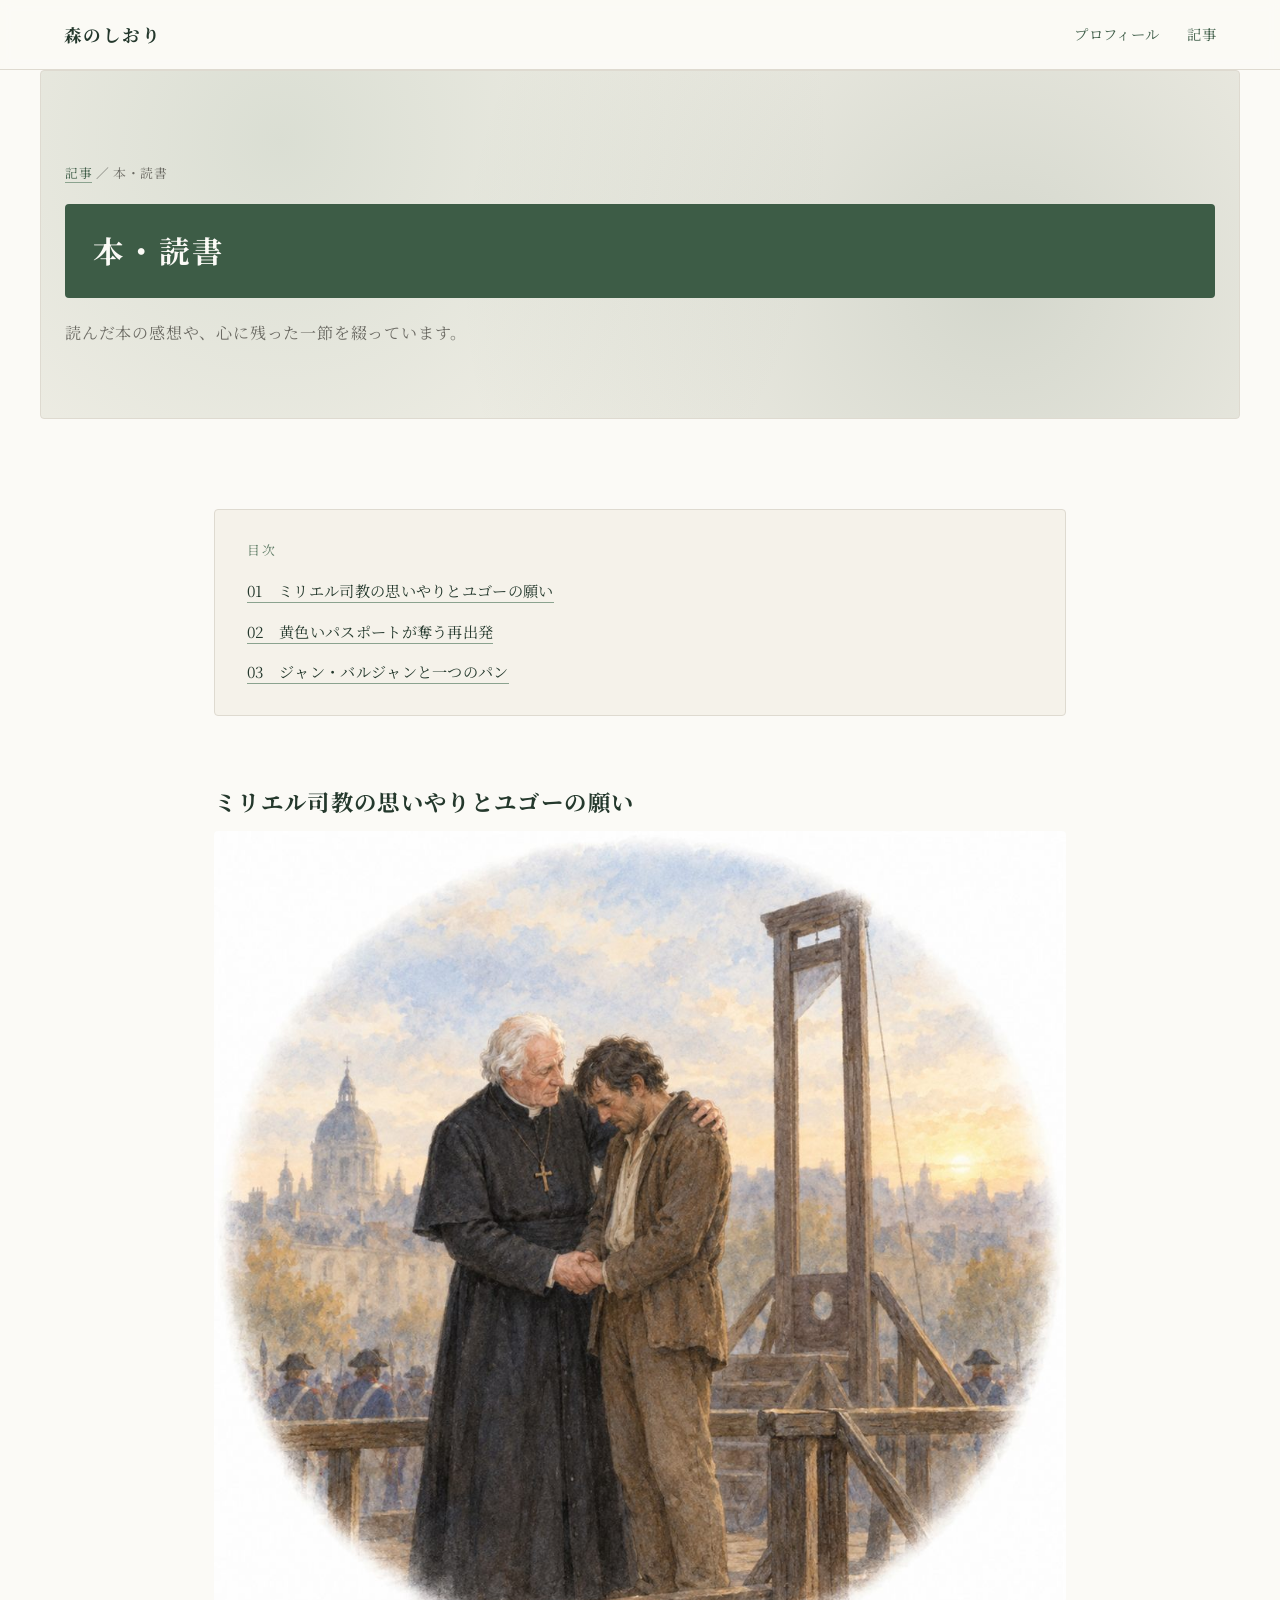
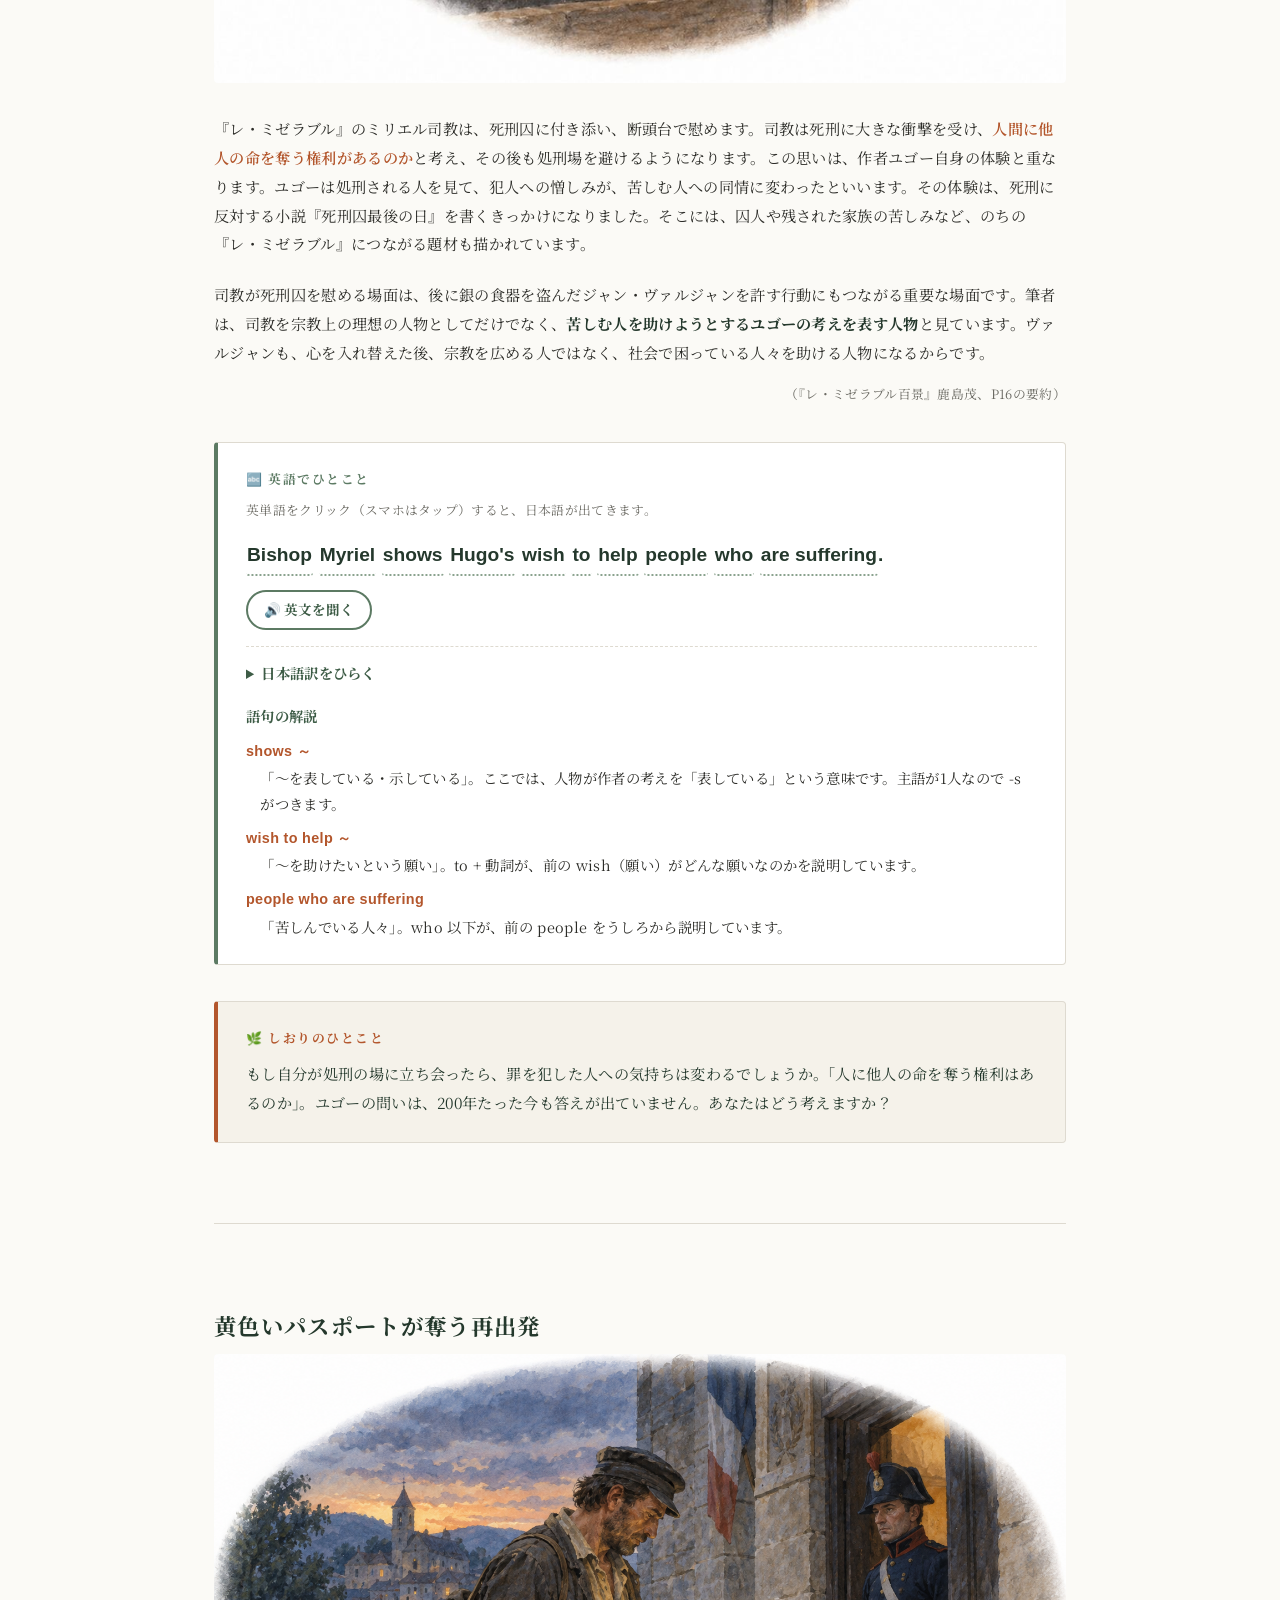
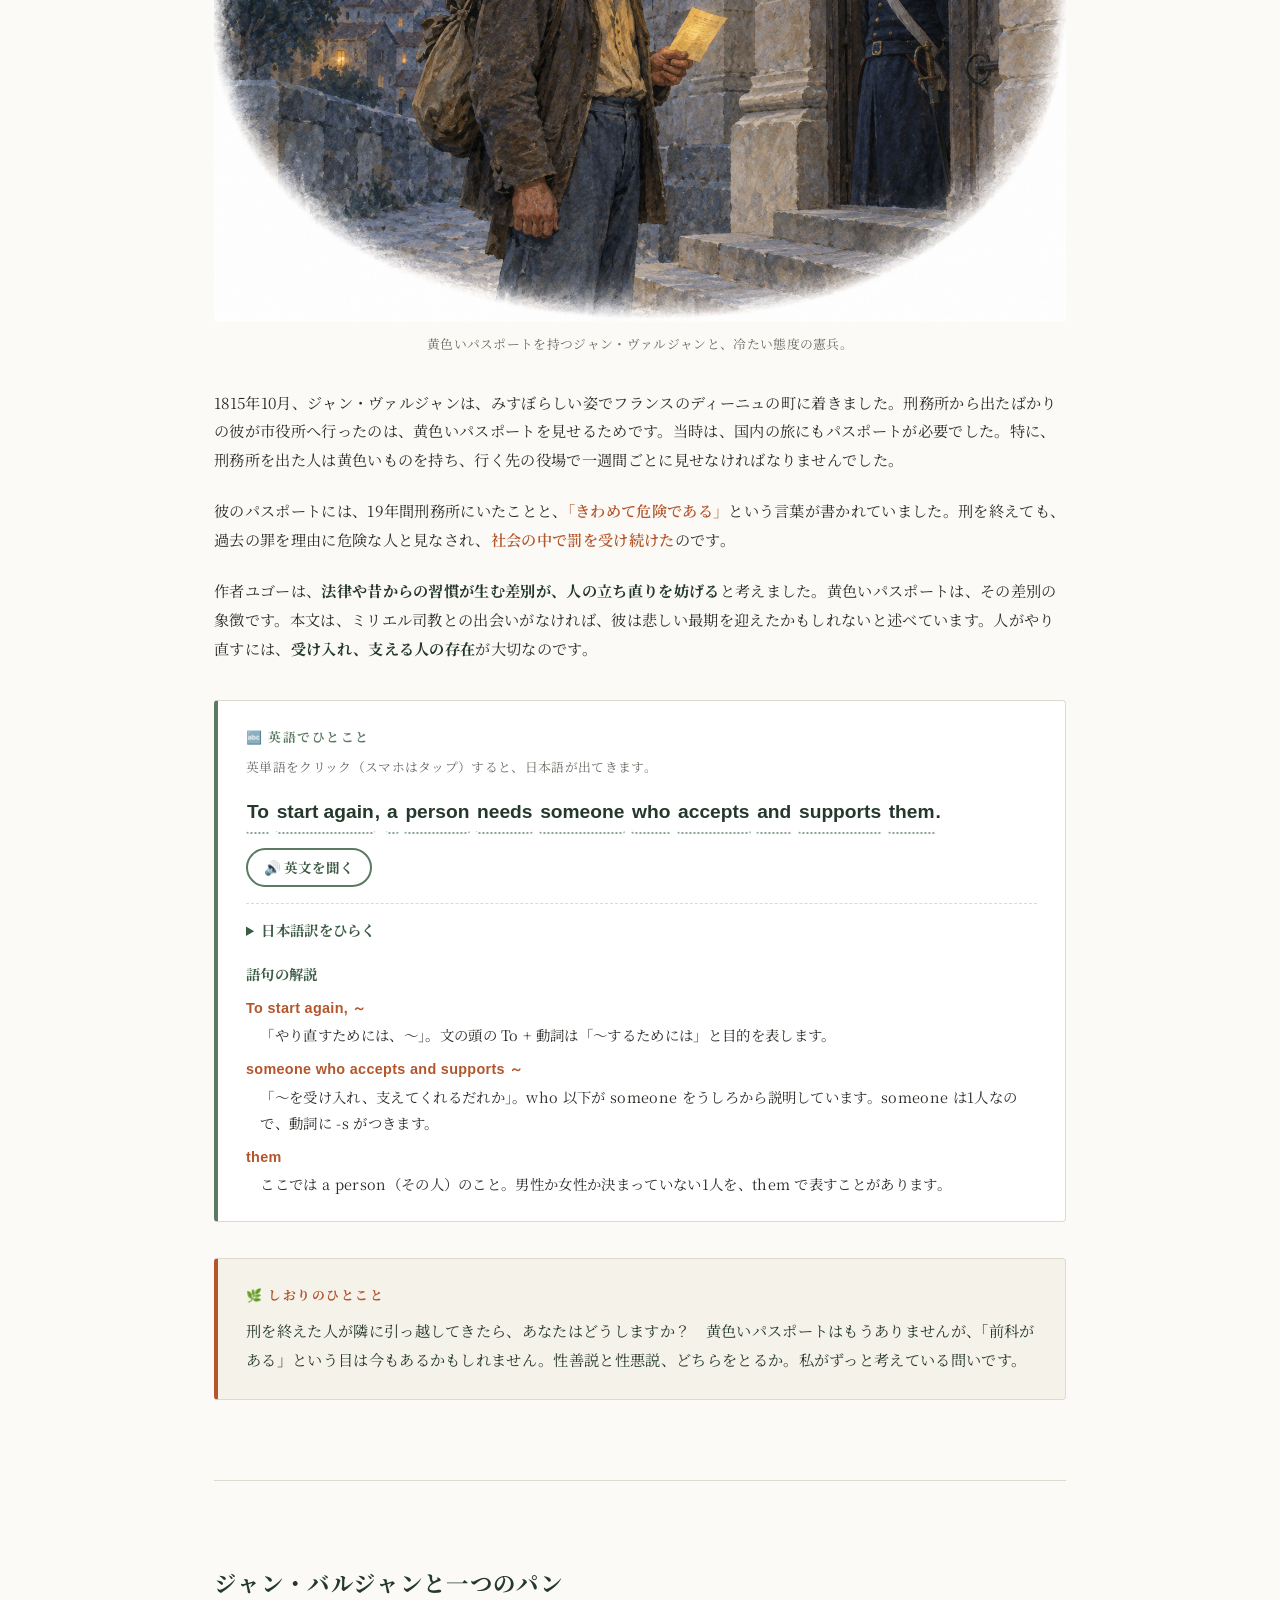
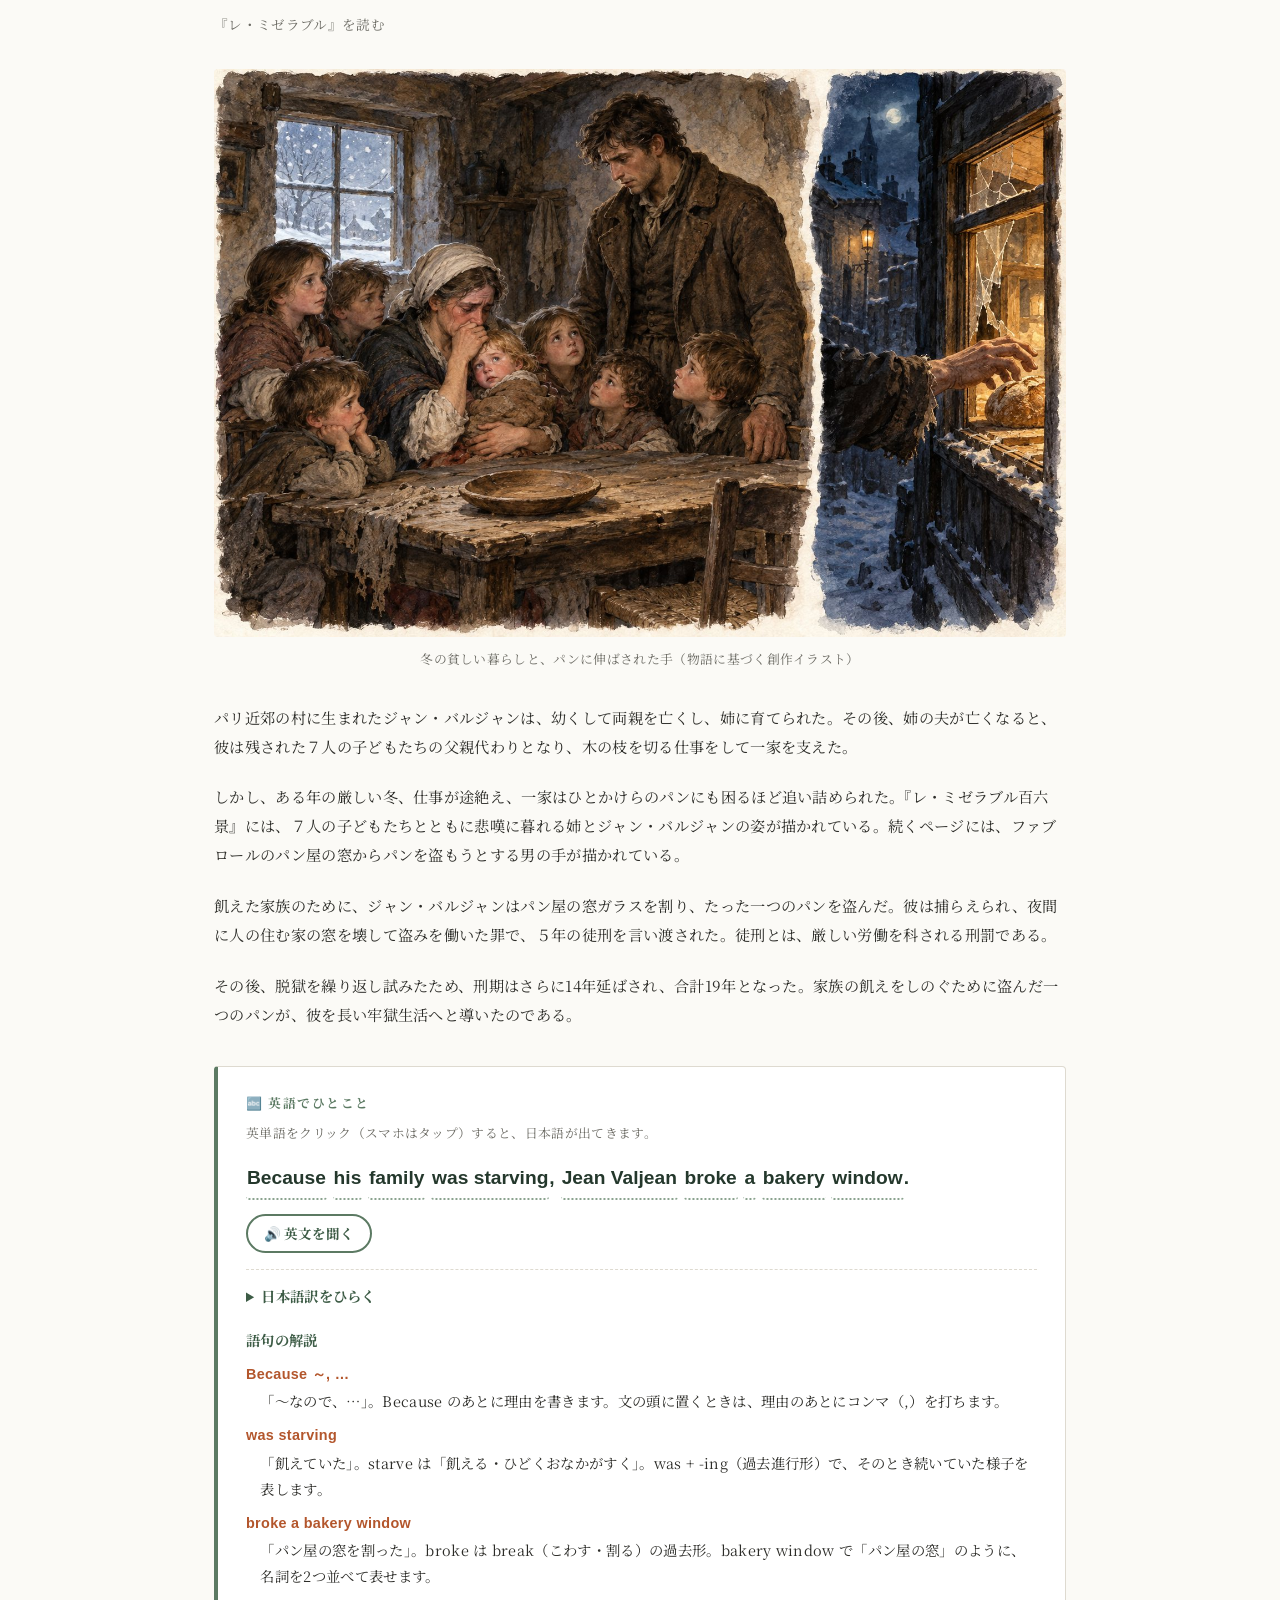
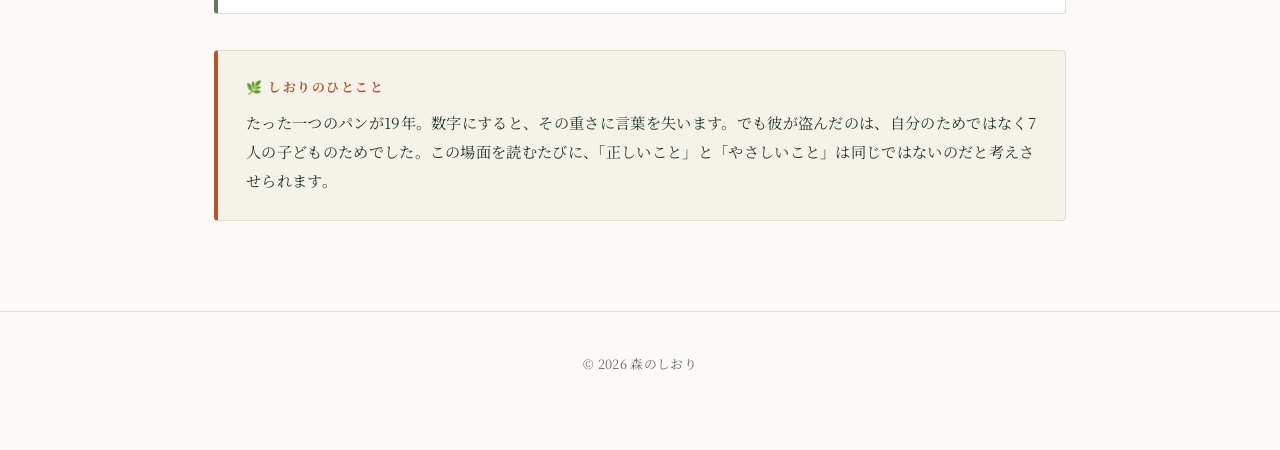
<file: books.html>
<!DOCTYPE html>
<html lang="ja">
<head>
<meta charset="UTF-8">
<meta name="viewport" content="width=device-width, initial-scale=1.0">
<title>本・読書 | 森のしおり</title>
<link rel="stylesheet" href="style.css">
</head>
<body>

<header class="site-header">
  <div class="header-inner">
    <a class="logo" href="index.html">森のしおり</a>
    <nav>
      <a href="index.html#about">プロフィール</a>
      <a href="index.html#articles">記事</a>
    </nav>
  </div>
</header>

<section class="hero hero-sub">
  <div class="hero-inner">
    <p class="breadcrumb"><a href="index.html#articles">記事</a> ／ 本・読書</p>
    <h1>本・読書</h1>
    <p class="hero-lead">読んだ本の感想や、心に残った一節を綴っています。</p>
  </div>
</section>

<main>

  <section class="post-section">
    <div class="section-inner">

      <nav class="post-toc" aria-label="目次">
        <p class="post-toc-title">目次</p>
        <ul>
          <li><a href="#miriel">01　ミリエル司教の思いやりとユゴーの願い</a></li>
          <li><a href="#passport">02　黄色いパスポートが奪う再出発</a></li>
          <li><a href="#bread">03　ジャン・バルジャンと一つのパン</a></li>
        </ul>
      </nav>

      <article class="post" id="miriel">
        <div class="post-header">
          <h2>ミリエル司教の思いやりとユゴーの願い</h2>
        </div>

        <figure class="post-photo">
          <img src="images/miriel-bishop.jpg" alt="断頭台の前で死刑囚に寄り添うミリエル司教のイラスト">
        </figure>

        <div class="post-body">
          <p>『レ・ミゼラブル』のミリエル司教は、死刑囚に付き添い、断頭台で慰めます。司教は死刑に大きな衝撃を受け、<span class="accent">人間に他人の命を奪う権利があるのか</span>と考え、その後も処刑場を避けるようになります。この思いは、作者ユゴー自身の体験と重なります。ユゴーは処刑される人を見て、犯人への憎しみが、苦しむ人への同情に変わったといいます。その体験は、死刑に反対する小説『死刑囚最後の日』を書くきっかけになりました。そこには、囚人や残された家族の苦しみなど、のちの『レ・ミゼラブル』につながる題材も描かれています。</p>
          <p>司教が死刑囚を慰める場面は、後に銀の食器を盗んだジャン・ヴァルジャンを許す行動にもつながる重要な場面です。筆者は、司教を宗教上の理想の人物としてだけでなく、<strong>苦しむ人を助けようとするユゴーの考えを表す人物</strong>と見ています。ヴァルジャンも、心を入れ替えた後、宗教を広める人ではなく、社会で困っている人々を助ける人物になるからです。</p>
          <p class="source-note">（『レ・ミゼラブル百景』鹿島茂、P16の要約）</p>
        </div>

        <section class="en-point">
          <p class="en-point-title">🔤 英語でひとこと</p>
          <p class="en-point-hint">英単語をクリック（スマホはタップ）すると、日本語が出てきます。</p>
          <p class="en-sentence"><button class="w" data-ja="司教（キリスト教の位の高い聖職者）">Bishop</button> <button class="w" data-ja="ミリエル（人の名前）">Myriel</button> <button class="w" data-ja="表している・示している">shows</button> <button class="w" data-ja="ユゴーの（'s で「〜の」）">Hugo's</button> <button class="w" data-ja="願い">wish</button> <button class="w" data-ja="〜するという（to + 動詞で、前の wish を説明する）">to</button> <button class="w" data-ja="助ける">help</button> <button class="w" data-ja="人々">people</button> <button class="w" data-ja="〜である（人）（前の people を説明する）">who</button> <button class="w" data-ja="苦しんでいる（suffer の -ing形）">are suffering</button>.</p>
          <button type="button" class="en-listen">🔊 英文を聞く</button>
          <details class="en-translation">
            <summary>日本語訳をひらく</summary>
            <p>ミリエル司教は、苦しんでいる人々を助けたいというユゴーの願いを表している。</p>
          </details>
          <p class="en-words-title">語句の解説</p>
          <dl class="en-words">
            <dt>shows ～</dt>
            <dd>「～を表している・示している」。ここでは、人物が作者の考えを「表している」という意味です。主語が1人なので -s がつきます。</dd>
            <dt>wish to help ～</dt>
            <dd>「～を助けたいという願い」。to + 動詞が、前の wish（願い）がどんな願いなのかを説明しています。</dd>
            <dt>people who are suffering</dt>
            <dd>「苦しんでいる人々」。who 以下が、前の people をうしろから説明しています。</dd>
          </dl>
        </section>

        <aside class="shiori-note">
          <p class="shiori-note-title">🌿 しおりのひとこと</p>
          <p>もし自分が処刑の場に立ち会ったら、罪を犯した人への気持ちは変わるでしょうか。「人に他人の命を奪う権利はあるのか」。ユゴーの問いは、200年たった今も答えが出ていません。あなたはどう考えますか？</p>
        </aside>
      </article>

      <article class="post" id="passport">
        <div class="post-header">
          <h2>黄色いパスポートが奪う再出発</h2>
        </div>

        <figure class="post-photo">
          <img src="images/yellow-passport.png" alt="黄色いパスポートを持つジャン・ヴァルジャンと、冷たい態度の憲兵">
          <figcaption>黄色いパスポートを持つジャン・ヴァルジャンと、冷たい態度の憲兵。</figcaption>
        </figure>

        <div class="post-body">
          <p>1815年10月、ジャン・ヴァルジャンは、みすぼらしい姿でフランスのディーニュの町に着きました。刑務所から出たばかりの彼が市役所へ行ったのは、黄色いパスポートを見せるためです。当時は、国内の旅にもパスポートが必要でした。特に、刑務所を出た人は黄色いものを持ち、行く先の役場で一週間ごとに見せなければなりませんでした。</p>
          <p>彼のパスポートには、19年間刑務所にいたことと、<span class="accent">「きわめて危険である」</span>という言葉が書かれていました。刑を終えても、過去の罪を理由に危険な人と見なされ、<span class="accent">社会の中で罰を受け続けた</span>のです。</p>
          <p>作者ユゴーは、<strong>法律や昔からの習慣が生む差別が、人の立ち直りを妨げる</strong>と考えました。黄色いパスポートは、その差別の象徴です。本文は、ミリエル司教との出会いがなければ、彼は悲しい最期を迎えたかもしれないと述べています。人がやり直すには、<strong>受け入れ、支える人の存在</strong>が大切なのです。</p>
        </div>

        <section class="en-point">
          <p class="en-point-title">🔤 英語でひとこと</p>
          <p class="en-point-hint">英単語をクリック（スマホはタップ）すると、日本語が出てきます。</p>
          <p class="en-sentence"><button class="w" data-ja="〜するためには（to + 動詞で目的を表す）">To</button> <button class="w" data-ja="やり直す（start again で「やり直す」）">start again</button>, <button class="w" data-ja="1人の">a</button> <button class="w" data-ja="人">person</button> <button class="w" data-ja="必要とする">needs</button> <button class="w" data-ja="だれか">someone</button> <button class="w" data-ja="〜する（人）（前の someone を説明する）">who</button> <button class="w" data-ja="受け入れる">accepts</button> <button class="w" data-ja="そして">and</button> <button class="w" data-ja="支える">supports</button> <button class="w" data-ja="その人を（ここでは a person のこと）">them</button>.</p>
          <button type="button" class="en-listen">🔊 英文を聞く</button>
          <details class="en-translation">
            <summary>日本語訳をひらく</summary>
            <p>人がやり直すには、受け入れ、支えてくれる人が必要だ。</p>
          </details>
          <p class="en-words-title">語句の解説</p>
          <dl class="en-words">
            <dt>To start again, ～</dt>
            <dd>「やり直すためには、～」。文の頭の To + 動詞は「～するためには」と目的を表します。</dd>
            <dt>someone who accepts and supports ～</dt>
            <dd>「～を受け入れ、支えてくれるだれか」。who 以下が someone をうしろから説明しています。someone は1人なので、動詞に -s がつきます。</dd>
            <dt>them</dt>
            <dd>ここでは a person（その人）のこと。男性か女性か決まっていない1人を、them で表すことがあります。</dd>
          </dl>
        </section>

        <aside class="shiori-note">
          <p class="shiori-note-title">🌿 しおりのひとこと</p>
          <p>刑を終えた人が隣に引っ越してきたら、あなたはどうしますか？　黄色いパスポートはもうありませんが、「前科がある」という目は今もあるかもしれません。性善説と性悪説、どちらをとるか。私がずっと考えている問いです。</p>
        </aside>
      </article>

      <article class="post" id="bread">
        <div class="post-header">
          <h2>ジャン・バルジャンと一つのパン</h2>
          <p class="post-date">『レ・ミゼラブル』を読む</p>
        </div>

        <figure class="post-photo">
          <img src="images/jean-valjean-bread.jpg" alt="雪の夜、食べ物のない家で嘆く姉と7人の子どもたちとジャン・バルジャン、パン屋の割れた窓からパンに伸びる手のイラスト">
          <figcaption>冬の貧しい暮らしと、パンに伸ばされた手（物語に基づく創作イラスト）</figcaption>
        </figure>

        <div class="post-body">
          <p>パリ近郊の村に生まれたジャン・バルジャンは、幼くして両親を亡くし、姉に育てられた。その後、姉の夫が亡くなると、彼は残された７人の子どもたちの父親代わりとなり、木の枝を切る仕事をして一家を支えた。</p>
          <p>しかし、ある年の厳しい冬、仕事が途絶え、一家はひとかけらのパンにも困るほど追い詰められた。『レ・ミゼラブル百六景』には、７人の子どもたちとともに悲嘆に暮れる姉とジャン・バルジャンの姿が描かれている。続くページには、ファブロールのパン屋の窓からパンを盗もうとする男の手が描かれている。</p>
          <p>飢えた家族のために、ジャン・バルジャンはパン屋の窓ガラスを割り、たった一つのパンを盗んだ。彼は捕らえられ、夜間に人の住む家の窓を壊して盗みを働いた罪で、５年の徒刑を言い渡された。徒刑とは、厳しい労働を科される刑罰である。</p>
          <p>その後、脱獄を繰り返し試みたため、刑期はさらに14年延ばされ、合計19年となった。家族の飢えをしのぐために盗んだ一つのパンが、彼を長い牢獄生活へと導いたのである。</p>
        </div>

        <section class="en-point">
          <p class="en-point-title">🔤 英語でひとこと</p>
          <p class="en-point-hint">英単語をクリック（スマホはタップ）すると、日本語が出てきます。</p>
          <p class="en-sentence"><button class="w" data-ja="〜なので（理由を表す）">Because</button> <button class="w" data-ja="彼の">his</button> <button class="w" data-ja="家族">family</button> <button class="w" data-ja="飢えていた（starve の過去進行形）">was starving</button>, <button class="w" data-ja="ジャン・バルジャン（人の名前）">Jean Valjean</button> <button class="w" data-ja="割った（break の過去形）">broke</button> <button class="w" data-ja="1つの">a</button> <button class="w" data-ja="パン屋">bakery</button> <button class="w" data-ja="窓">window</button>.</p>
          <button type="button" class="en-listen">🔊 英文を聞く</button>
          <details class="en-translation">
            <summary>日本語訳をひらく</summary>
            <p>家族が飢えていたので、ジャン・バルジャンはパン屋の窓を割った。</p>
          </details>
          <p class="en-words-title">語句の解説</p>
          <dl class="en-words">
            <dt>Because ～, …</dt>
            <dd>「～なので、…」。Because のあとに理由を書きます。文の頭に置くときは、理由のあとにコンマ（,）を打ちます。</dd>
            <dt>was starving</dt>
            <dd>「飢えていた」。starve は「飢える・ひどくおなかがすく」。was + -ing（過去進行形）で、そのとき続いていた様子を表します。</dd>
            <dt>broke a bakery window</dt>
            <dd>「パン屋の窓を割った」。broke は break（こわす・割る）の過去形。bakery window で「パン屋の窓」のように、名詞を2つ並べて表せます。</dd>
          </dl>
        </section>

        <aside class="shiori-note">
          <p class="shiori-note-title">🌿 しおりのひとこと</p>
          <p>たった一つのパンが19年。数字にすると、その重さに言葉を失います。でも彼が盗んだのは、自分のためではなく7人の子どものためでした。この場面を読むたびに、「正しいこと」と「やさしいこと」は同じではないのだと考えさせられます。</p>
        </aside>
      </article>

    </div>
  </section>

</main>

<footer class="site-footer">
  <p>&copy; 2026 森のしおり</p>
</footer>

<script src="en-point.js"></script>
</body>
</html>
</file>
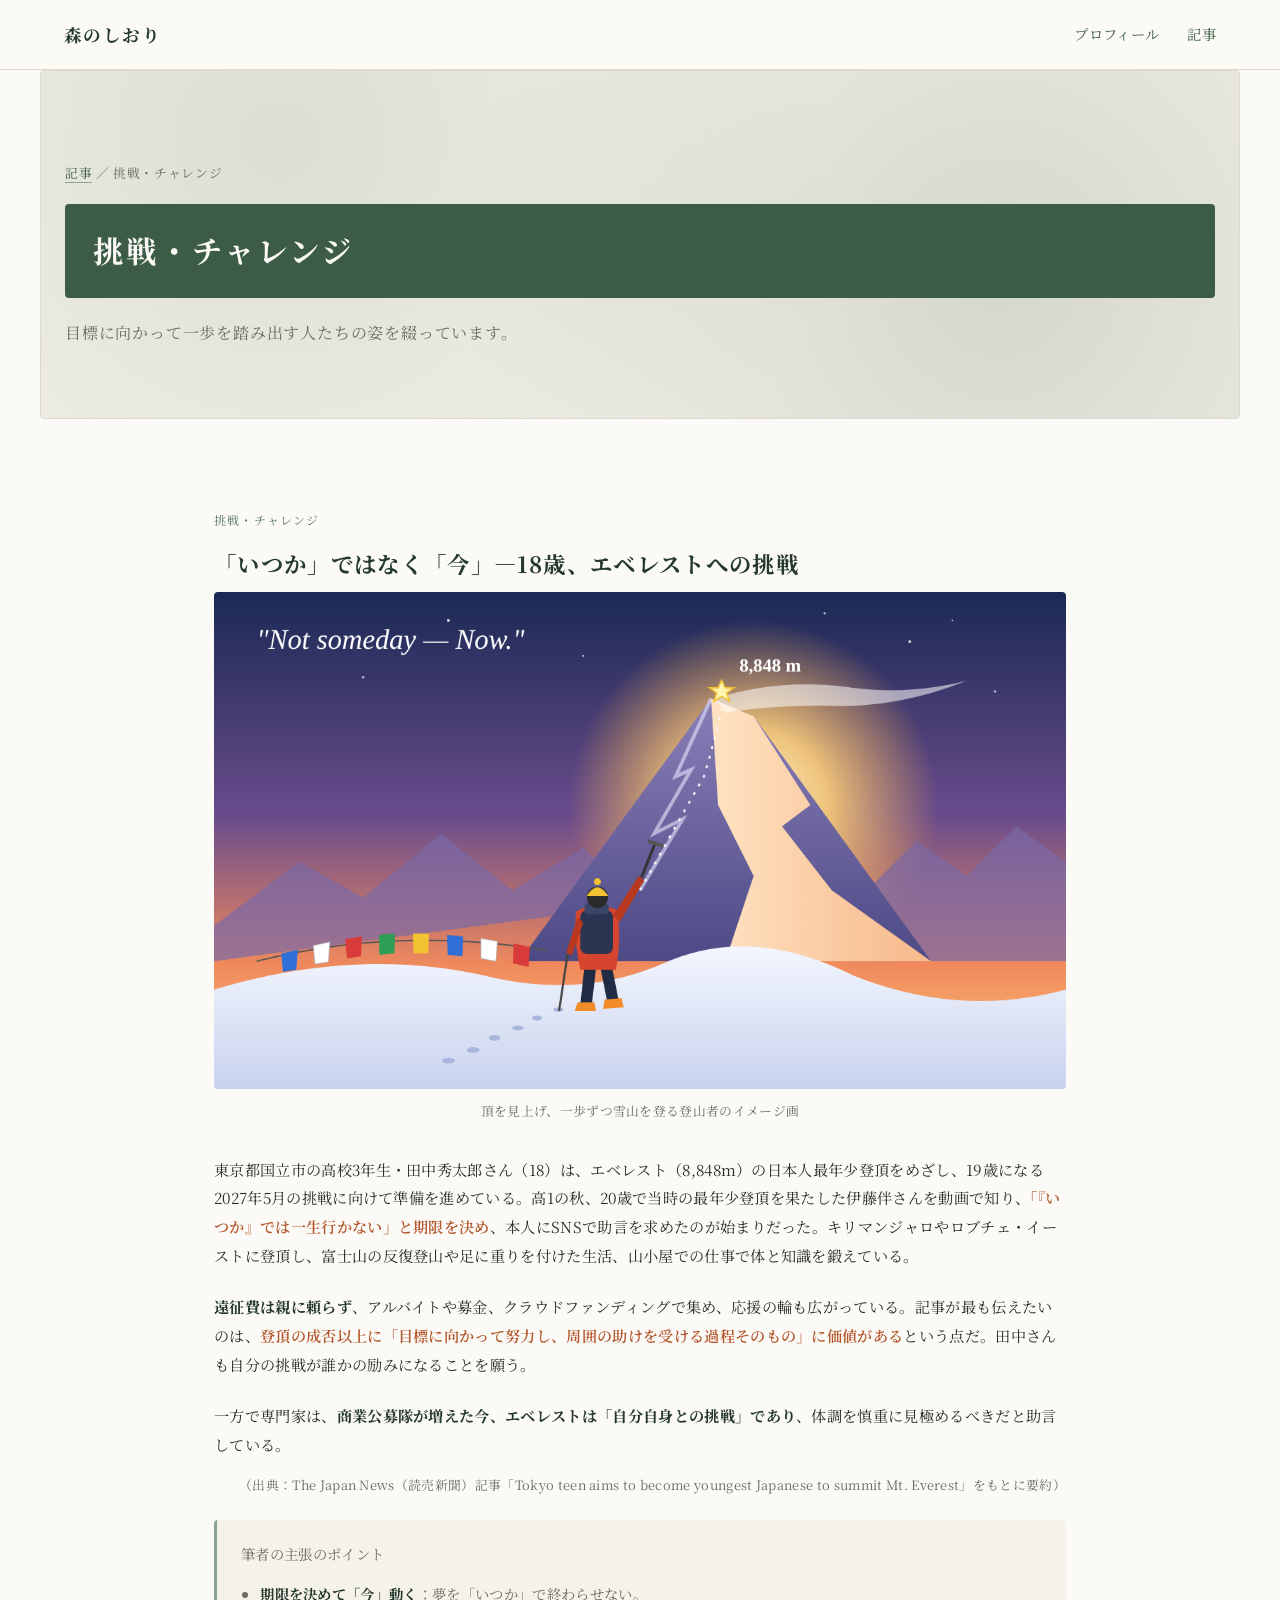
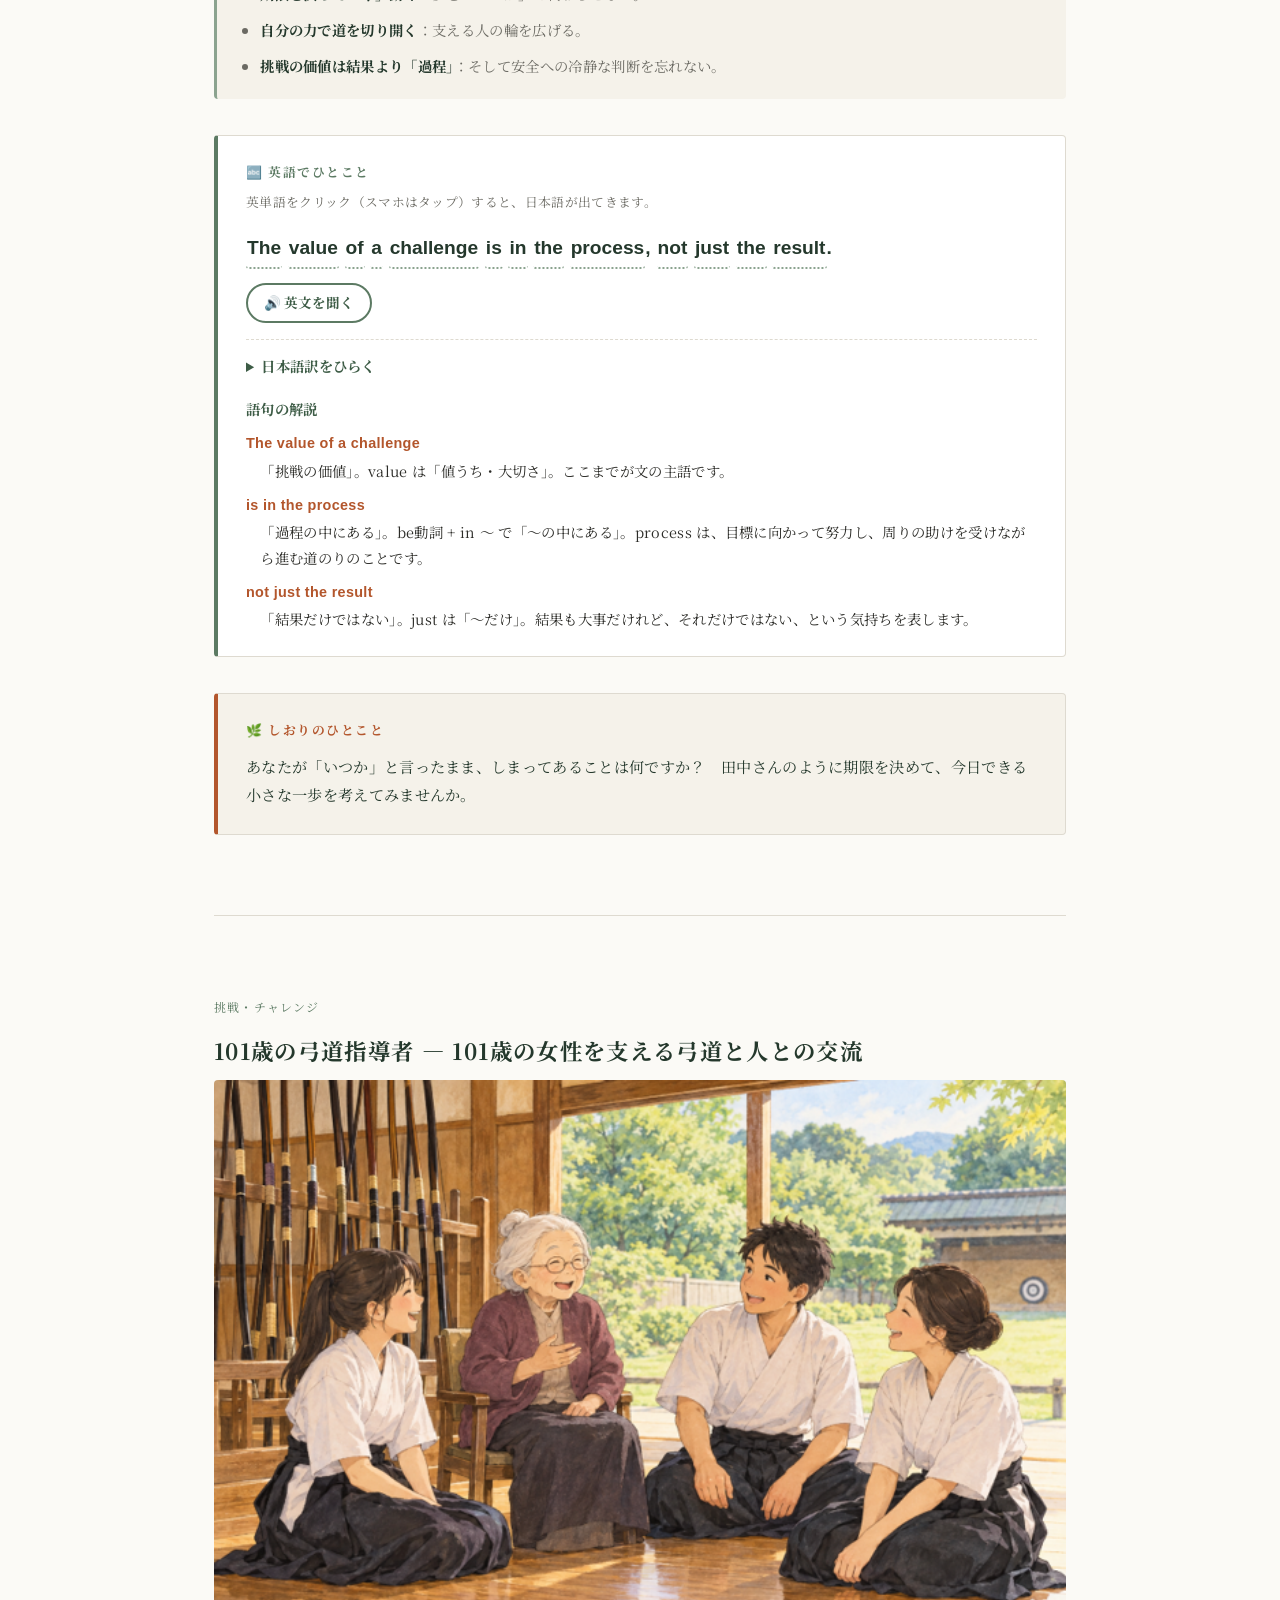
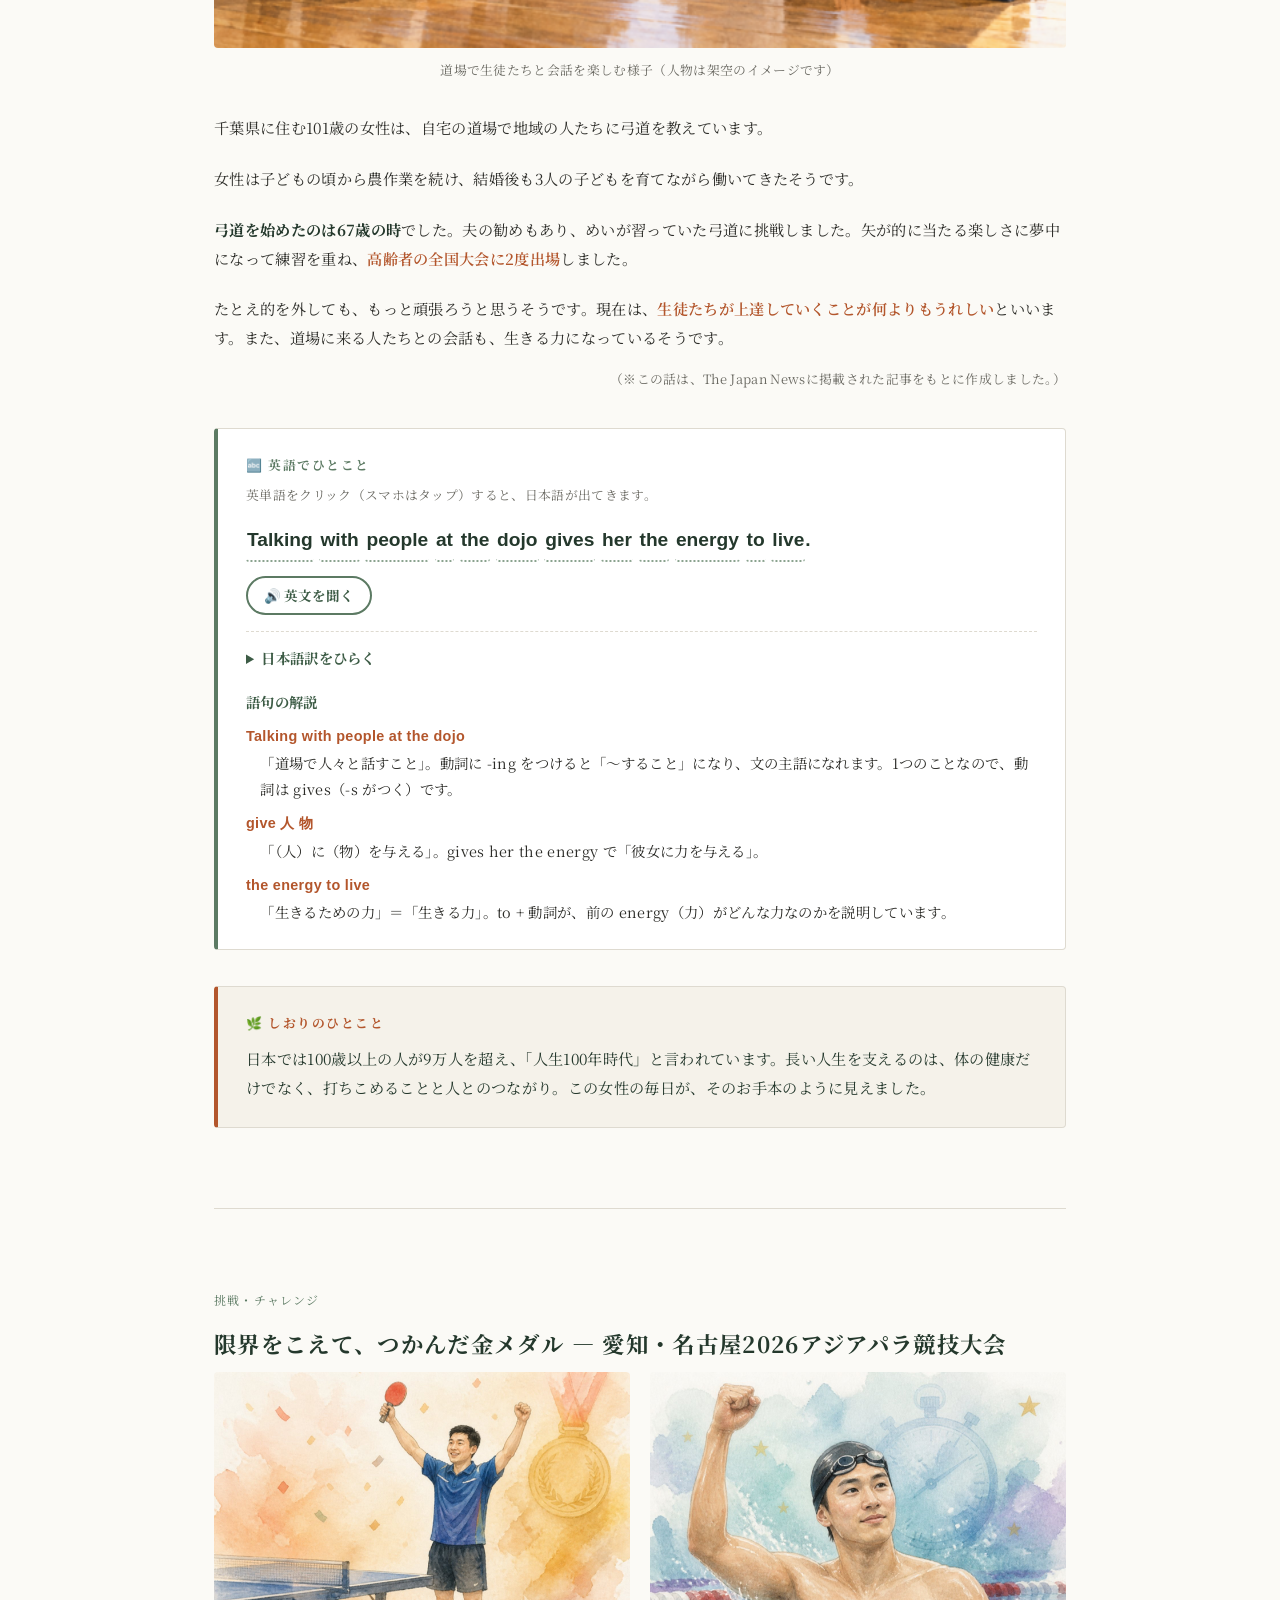
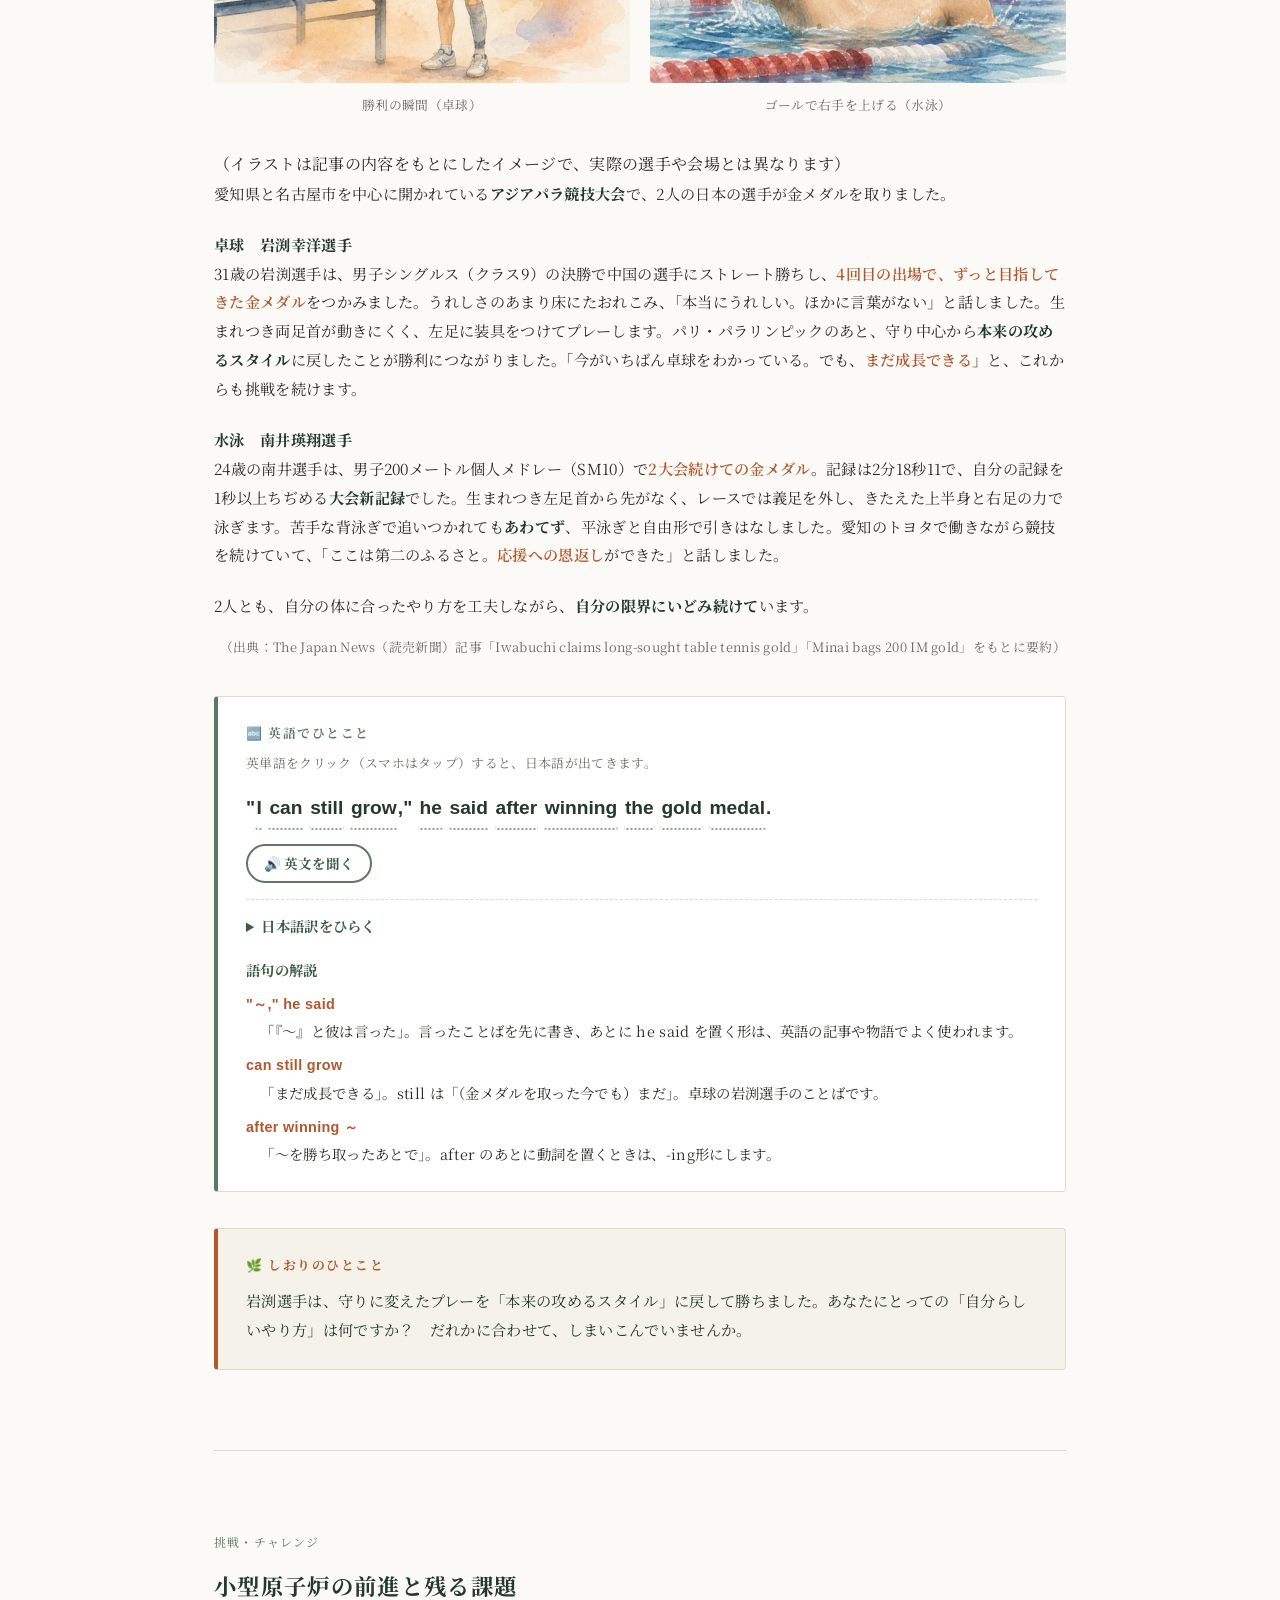
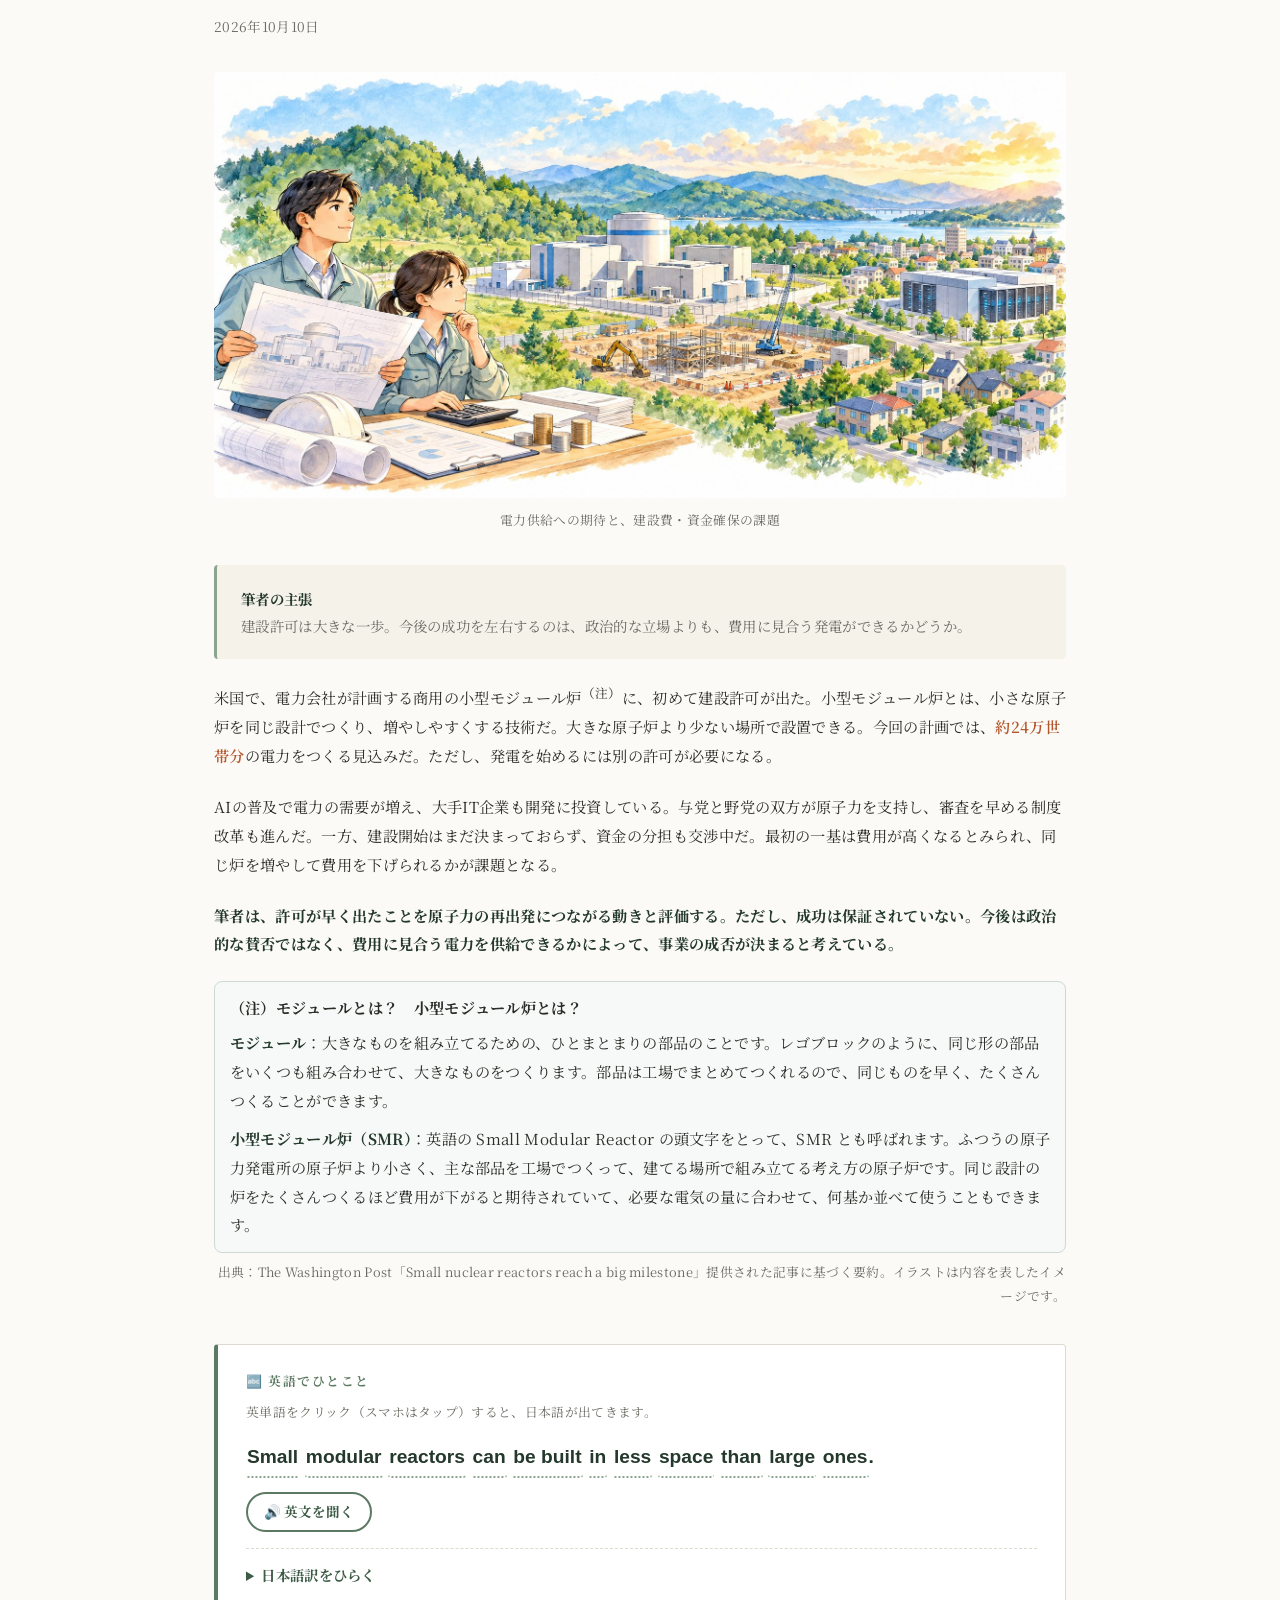
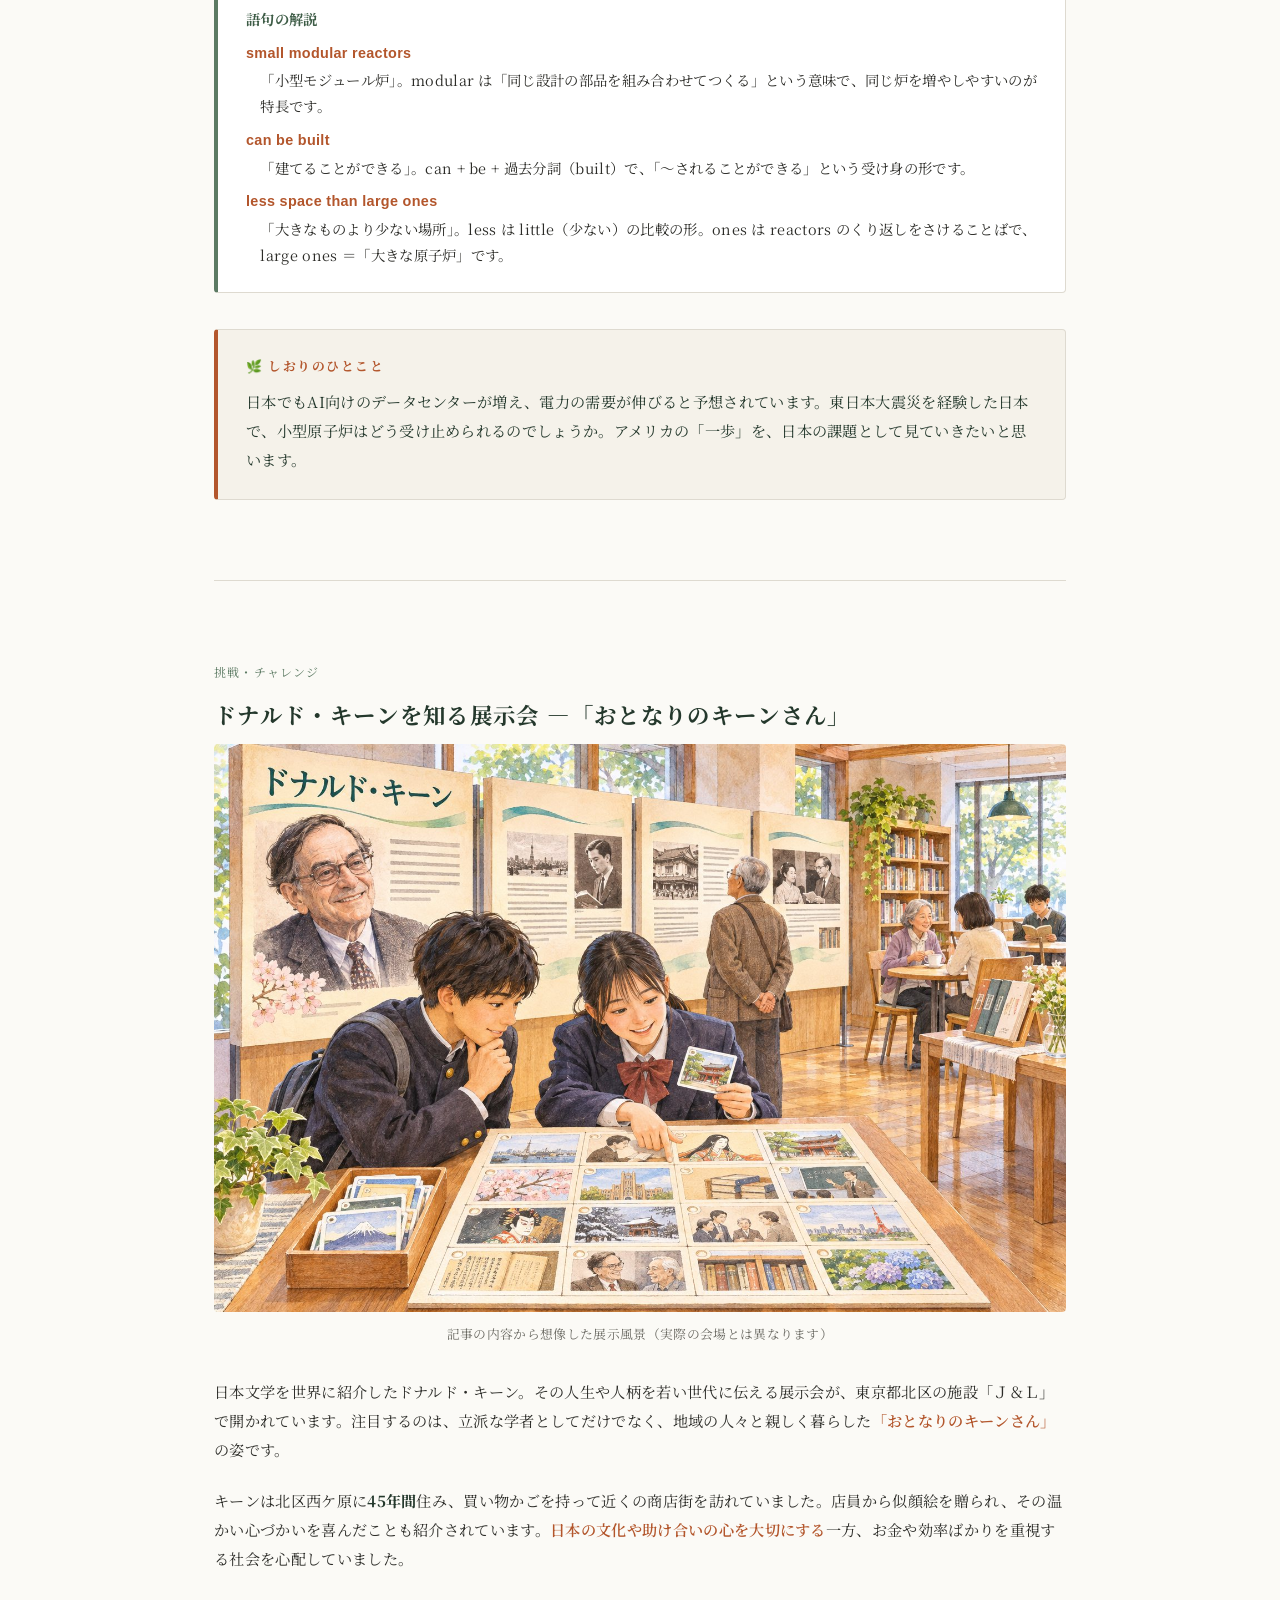
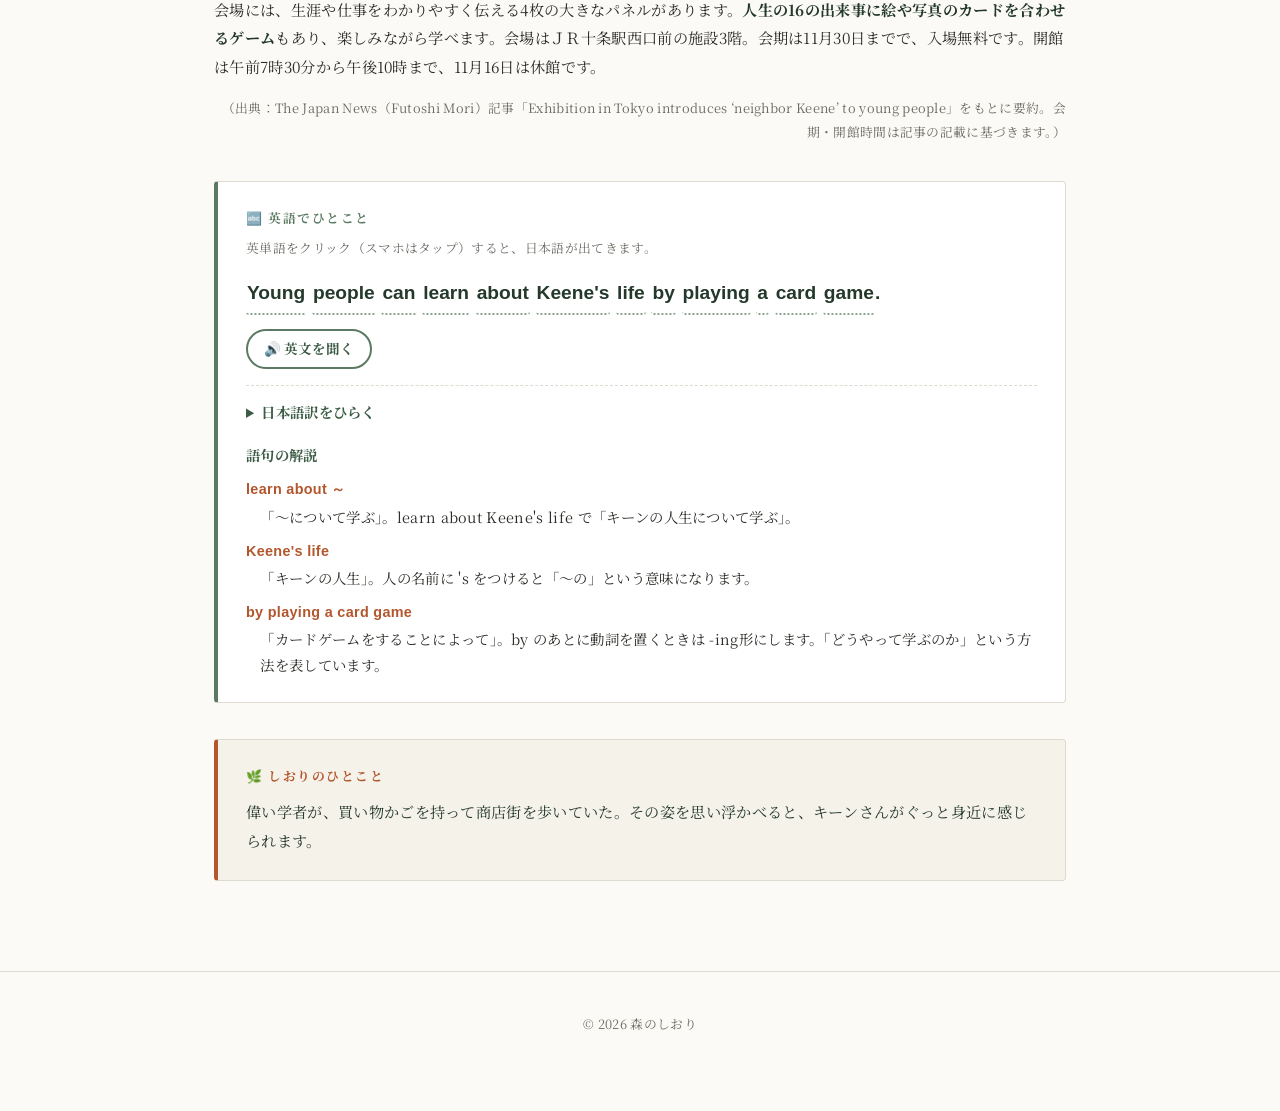
<file: challenge.html>
<!DOCTYPE html>
<html lang="ja">
<head>
<meta charset="UTF-8">
<meta name="viewport" content="width=device-width, initial-scale=1.0">
<title>挑戦・チャレンジ | 森のしおり</title>
<link rel="stylesheet" href="style.css">
</head>
<body>

<header class="site-header">
  <div class="header-inner">
    <a class="logo" href="index.html">森のしおり</a>
    <nav>
      <a href="index.html#about">プロフィール</a>
      <a href="index.html#articles">記事</a>
    </nav>
  </div>
</header>

<section class="hero hero-sub">
  <div class="hero-inner">
    <p class="breadcrumb"><a href="index.html#articles">記事</a> ／ 挑戦・チャレンジ</p>
    <h1>挑戦・チャレンジ</h1>
    <p class="hero-lead">目標に向かって一歩を踏み出す人たちの姿を綴っています。</p>
  </div>
</section>

<main>

  <section class="post-section">
    <div class="section-inner">

      <article class="post" id="everest">
        <div class="post-header">
          <p class="post-category">挑戦・チャレンジ</p>
          <h2>「いつか」ではなく「今」―18歳、エベレストへの挑戦</h2>
        </div>

        <figure class="post-photo">
          <img src="images/everest-illust.png" alt="エベレストの頂を目指して登る登山者のイメージイラスト">
          <figcaption>頂を見上げ、一歩ずつ雪山を登る登山者のイメージ画</figcaption>
        </figure>

        <div class="post-body">
          <p>東京都国立市の高校3年生・田中秀太郎さん（18）は、エベレスト（8,848m）の日本人最年少登頂をめざし、19歳になる2027年5月の挑戦に向けて準備を進めている。高1の秋、20歳で当時の最年少登頂を果たした伊藤伴さんを動画で知り、<span class="accent">「『いつか』では一生行かない」と期限を決め</span>、本人にSNSで助言を求めたのが始まりだった。キリマンジャロやロブチェ・イーストに登頂し、富士山の反復登山や足に重りを付けた生活、山小屋での仕事で体と知識を鍛えている。</p>
          <p><strong>遠征費は親に頼らず</strong>、アルバイトや募金、クラウドファンディングで集め、応援の輪も広がっている。記事が最も伝えたいのは、<span class="accent">登頂の成否以上に「目標に向かって努力し、周囲の助けを受ける過程そのもの」に価値がある</span>という点だ。田中さんも自分の挑戦が誰かの励みになることを願う。</p>
          <p>一方で専門家は、<strong>商業公募隊が増えた今、エベレストは「自分自身との挑戦」であり</strong>、体調を慎重に見極めるべきだと助言している。</p>
          <p class="source-note">（出典：The Japan News（読売新聞）記事「Tokyo teen aims to become youngest Japanese to summit Mt. Everest」をもとに要約）</p>

          <blockquote>
            <p>筆者の主張のポイント</p>
            <ul>
              <li><strong>期限を決めて「今」動く</strong>：夢を「いつか」で終わらせない。</li>
              <li><strong>自分の力で道を切り開く</strong>：支える人の輪を広げる。</li>
              <li><strong>挑戦の価値は結果より「過程」</strong>：そして安全への冷静な判断を忘れない。</li>
            </ul>
          </blockquote>
        </div>

        <section class="en-point">
          <p class="en-point-title">🔤 英語でひとこと</p>
          <p class="en-point-hint">英単語をクリック（スマホはタップ）すると、日本語が出てきます。</p>
          <p class="en-sentence"><button class="w" data-ja="その">The</button> <button class="w" data-ja="価値・大切さ">value</button> <button class="w" data-ja="〜の">of</button> <button class="w" data-ja="1つの">a</button> <button class="w" data-ja="挑戦・チャレンジ">challenge</button> <button class="w" data-ja="ある・存在する（be動詞）">is</button> <button class="w" data-ja="〜の中に">in</button> <button class="w" data-ja="その">the</button> <button class="w" data-ja="過程・プロセス（そこに至るまでの道のり）">process</button>, <button class="w" data-ja="〜ではない">not</button> <button class="w" data-ja="〜だけ">just</button> <button class="w" data-ja="その">the</button> <button class="w" data-ja="結果">result</button>.</p>
          <button type="button" class="en-listen">🔊 英文を聞く</button>
          <details class="en-translation">
            <summary>日本語訳をひらく</summary>
            <p>挑戦の価値は、結果だけでなく、その過程にある。</p>
          </details>
          <p class="en-words-title">語句の解説</p>
          <dl class="en-words">
            <dt>The value of a challenge</dt>
            <dd>「挑戦の価値」。value は「値うち・大切さ」。ここまでが文の主語です。</dd>
            <dt>is in the process</dt>
            <dd>「過程の中にある」。be動詞 + in ～ で「～の中にある」。process は、目標に向かって努力し、周りの助けを受けながら進む道のりのことです。</dd>
            <dt>not just the result</dt>
            <dd>「結果だけではない」。just は「～だけ」。結果も大事だけれど、それだけではない、という気持ちを表します。</dd>
          </dl>
        </section>

        <aside class="shiori-note">
          <p class="shiori-note-title">🌿 しおりのひとこと</p>
          <p>あなたが「いつか」と言ったまま、しまってあることは何ですか？　田中さんのように期限を決めて、今日できる小さな一歩を考えてみませんか。</p>
        </aside>
      </article>

      <article class="post" id="kyudo">
        <div class="post-header">
          <p class="post-category">挑戦・チャレンジ</p>
          <h2>101歳の弓道指導者 ― 101歳の女性を支える弓道と人との交流</h2>
        </div>

        <figure class="post-photo">
          <img src="images/kyudo-101.png" alt="道場で弓道着姿の生徒たちと会話を楽しむ高齢の女性のイラスト">
          <figcaption>道場で生徒たちと会話を楽しむ様子（人物は架空のイメージです）</figcaption>
        </figure>

        <div class="post-body">
          <p>千葉県に住む101歳の女性は、自宅の道場で地域の人たちに弓道を教えています。</p>
          <p>女性は子どもの頃から農作業を続け、結婚後も3人の子どもを育てながら働いてきたそうです。</p>
          <p><strong>弓道を始めたのは67歳の時</strong>でした。夫の勧めもあり、めいが習っていた弓道に挑戦しました。矢が的に当たる楽しさに夢中になって練習を重ね、<span class="accent">高齢者の全国大会に2度出場</span>しました。</p>
          <p>たとえ的を外しても、もっと頑張ろうと思うそうです。現在は、<span class="accent">生徒たちが上達していくことが何よりもうれしい</span>といいます。また、道場に来る人たちとの会話も、生きる力になっているそうです。</p>
          <p class="source-note">（※この話は、The Japan Newsに掲載された記事をもとに作成しました。）</p>
        </div>

        <section class="en-point">
          <p class="en-point-title">🔤 英語でひとこと</p>
          <p class="en-point-hint">英単語をクリック（スマホはタップ）すると、日本語が出てきます。</p>
          <p class="en-sentence"><button class="w" data-ja="話すこと（talk の -ing形）">Talking</button> <button class="w" data-ja="〜と（いっしょに）">with</button> <button class="w" data-ja="人々">people</button> <button class="w" data-ja="〜で（場所）">at</button> <button class="w" data-ja="その">the</button> <button class="w" data-ja="道場（武道を練習する場所）">dojo</button> <button class="w" data-ja="与える（give 人 物 で「人に物を与える」）">gives</button> <button class="w" data-ja="彼女に">her</button> <button class="w" data-ja="その">the</button> <button class="w" data-ja="力・元気・エネルギー">energy</button> <button class="w" data-ja="〜するための（to + 動詞で、前の energy を説明する）">to</button> <button class="w" data-ja="生きる">live</button>.</p>
          <button type="button" class="en-listen">🔊 英文を聞く</button>
          <details class="en-translation">
            <summary>日本語訳をひらく</summary>
            <p>道場で人々と話すことが、彼女の生きる力になっている。</p>
          </details>
          <p class="en-words-title">語句の解説</p>
          <dl class="en-words">
            <dt>Talking with people at the dojo</dt>
            <dd>「道場で人々と話すこと」。動詞に -ing をつけると「～すること」になり、文の主語になれます。1つのことなので、動詞は gives（-s がつく）です。</dd>
            <dt>give 人 物</dt>
            <dd>「（人）に（物）を与える」。gives her the energy で「彼女に力を与える」。</dd>
            <dt>the energy to live</dt>
            <dd>「生きるための力」＝「生きる力」。to + 動詞が、前の energy（力）がどんな力なのかを説明しています。</dd>
          </dl>
        </section>

        <aside class="shiori-note">
          <p class="shiori-note-title">🌿 しおりのひとこと</p>
          <p>日本では100歳以上の人が9万人を超え、「人生100年時代」と言われています。長い人生を支えるのは、体の健康だけでなく、打ちこめることと人とのつながり。この女性の毎日が、そのお手本のように見えました。</p>
        </aside>
      </article>

      <article class="post" id="asian-para">
        <div class="post-header">
          <p class="post-category">挑戦・チャレンジ</p>
          <h2>限界をこえて、つかんだ金メダル ― 愛知・名古屋2026アジアパラ競技大会</h2>
        </div>

        <div class="post-photo-grid">
          <figure class="post-photo">
            <img src="images/para-table-tennis.jpg" alt="卓球の選手が両手を上げて勝利をよろこぶイラスト">
            <figcaption>勝利の瞬間（卓球）</figcaption>
          </figure>
          <figure class="post-photo">
            <img src="images/para-swimming.jpg" alt="プールで右手を上げてよろこぶ水泳選手のイラスト">
            <figcaption>ゴールで右手を上げる（水泳）</figcaption>
          </figure>
        </div>
        <p class="source-note">（イラストは記事の内容をもとにしたイメージで、実際の選手や会場とは異なります）</p>

        <div class="post-body">
          <p>愛知県と名古屋市を中心に開かれている<strong>アジアパラ競技大会</strong>で、2人の日本の選手が金メダルを取りました。</p>
          <p><strong>卓球　岩渕幸洋選手</strong><br>31歳の岩渕選手は、男子シングルス（クラス9）の決勝で中国の選手にストレート勝ちし、<span class="accent">4回目の出場で、ずっと目指してきた金メダル</span>をつかみました。うれしさのあまり床にたおれこみ、「本当にうれしい。ほかに言葉がない」と話しました。生まれつき両足首が動きにくく、左足に装具をつけてプレーします。パリ・パラリンピックのあと、守り中心から<strong>本来の攻めるスタイル</strong>に戻したことが勝利につながりました。「今がいちばん卓球をわかっている。でも、<span class="accent">まだ成長できる</span>」と、これからも挑戦を続けます。</p>
          <p><strong>水泳　南井瑛翔選手</strong><br>24歳の南井選手は、男子200メートル個人メドレー（SM10）で<span class="accent">2大会続けての金メダル</span>。記録は2分18秒11で、自分の記録を1秒以上ちぢめる<strong>大会新記録</strong>でした。生まれつき左足首から先がなく、レースでは義足を外し、きたえた上半身と右足の力で泳ぎます。苦手な背泳ぎで追いつかれても<strong>あわてず</strong>、平泳ぎと自由形で引きはなしました。愛知のトヨタで働きながら競技を続けていて、「ここは第二のふるさと。<span class="accent">応援への恩返し</span>ができた」と話しました。</p>
          <p>2人とも、自分の体に合ったやり方を工夫しながら、<strong>自分の限界にいどみ続けて</strong>います。</p>
          <p class="source-note">（出典：The Japan News（読売新聞）記事「Iwabuchi claims long-sought table tennis gold」「Minai bags 200 IM gold」をもとに要約）</p>
        </div>

        <section class="en-point">
          <p class="en-point-title">🔤 英語でひとこと</p>
          <p class="en-point-hint">英単語をクリック（スマホはタップ）すると、日本語が出てきます。</p>
          <p class="en-sentence">"<button class="w" data-ja="ぼくは・私は">I</button> <button class="w" data-ja="〜できる">can</button> <button class="w" data-ja="まだ・それでもなお">still</button> <button class="w" data-ja="成長する・のびる">grow</button>," <button class="w" data-ja="彼は">he</button> <button class="w" data-ja="言った（say の過去形）">said</button> <button class="w" data-ja="〜のあとで">after</button> <button class="w" data-ja="勝ち取ること（win の -ing形）">winning</button> <button class="w" data-ja="その">the</button> <button class="w" data-ja="金">gold</button> <button class="w" data-ja="メダル">medal</button>.</p>
          <button type="button" class="en-listen">🔊 英文を聞く</button>
          <details class="en-translation">
            <summary>日本語訳をひらく</summary>
            <p>「まだ成長できる」と、彼は金メダルを取ったあとに話した。</p>
          </details>
          <p class="en-words-title">語句の解説</p>
          <dl class="en-words">
            <dt>"～," he said</dt>
            <dd>「『～』と彼は言った」。言ったことばを先に書き、あとに he said を置く形は、英語の記事や物語でよく使われます。</dd>
            <dt>can still grow</dt>
            <dd>「まだ成長できる」。still は「（金メダルを取った今でも）まだ」。卓球の岩渕選手のことばです。</dd>
            <dt>after winning ～</dt>
            <dd>「～を勝ち取ったあとで」。after のあとに動詞を置くときは、-ing形にします。</dd>
          </dl>
        </section>

        <aside class="shiori-note">
          <p class="shiori-note-title">🌿 しおりのひとこと</p>
          <p>岩渕選手は、守りに変えたプレーを「本来の攻めるスタイル」に戻して勝ちました。あなたにとっての「自分らしいやり方」は何ですか？　だれかに合わせて、しまいこんでいませんか。</p>
        </aside>
      </article>

      <article class="post" id="small-reactor">
        <div class="post-header">
          <p class="post-category">挑戦・チャレンジ</p>
          <h2>小型原子炉の前進と残る課題</h2>
          <p class="post-date">2026年10月10日</p>
        </div>

        <figure class="post-photo">
          <img src="images/small-reactor.jpg" alt="小型原子炉の建設現場と町並み、設計図や電卓を前に考える二人のイラスト">
          <figcaption>電力供給への期待と、建設費・資金確保の課題</figcaption>
        </figure>

        <div class="post-body">
          <blockquote>
            <p><strong>筆者の主張</strong><br>建設許可は大きな一歩。今後の成功を左右するのは、政治的な立場よりも、費用に見合う発電ができるかどうか。</p>
          </blockquote>
          <p>米国で、電力会社が計画する商用の小型モジュール炉<sup>（注）</sup>に、初めて建設許可が出た。小型モジュール炉とは、小さな原子炉を同じ設計でつくり、増やしやすくする技術だ。大きな原子炉より少ない場所で設置できる。今回の計画では、<span class="accent">約24万世帯分</span>の電力をつくる見込みだ。ただし、発電を始めるには別の許可が必要になる。</p>
          <p>AIの普及で電力の需要が増え、大手IT企業も開発に投資している。与党と野党の双方が原子力を支持し、審査を早める制度改革も進んだ。一方、建設開始はまだ決まっておらず、資金の分担も交渉中だ。最初の一基は費用が高くなるとみられ、同じ炉を増やして費用を下げられるかが課題となる。</p>
          <p class="closing"><strong>筆者は、許可が早く出たことを原子力の再出発につながる動きと評価する。ただし、成功は保証されていない。今後は政治的な賛否ではなく、費用に見合う電力を供給できるかによって、事業の成否が決まると考えている。</strong></p>
          <div style="margin:1.5em 0 1em; padding:0.8em 1em; border:1px solid #cfd8d3; border-radius:8px; background:#f6f9f7; font-size:0.92em;">
            <p style="margin:0 0 0.4em; font-weight:bold;">（注）モジュールとは？　小型モジュール炉とは？</p>
            <p style="margin:0 0 0.6em;"><strong>モジュール</strong>：大きなものを組み立てるための、ひとまとまりの部品のことです。レゴブロックのように、同じ形の部品をいくつも組み合わせて、大きなものをつくります。部品は工場でまとめてつくれるので、同じものを早く、たくさんつくることができます。</p>
            <p style="margin:0;"><strong>小型モジュール炉（SMR）</strong>：英語の Small Modular Reactor の頭文字をとって、SMR とも呼ばれます。ふつうの原子力発電所の原子炉より小さく、主な部品を工場でつくって、建てる場所で組み立てる考え方の原子炉です。同じ設計の炉をたくさんつくるほど費用が下がると期待されていて、必要な電気の量に合わせて、何基か並べて使うこともできます。</p>
          </div>
          <p class="source-note">出典：The Washington Post「Small nuclear reactors reach a big milestone」提供された記事に基づく要約。イラストは内容を表したイメージです。</p>
        </div>

        <section class="en-point">
          <p class="en-point-title">🔤 英語でひとこと</p>
          <p class="en-point-hint">英単語をクリック（スマホはタップ）すると、日本語が出てきます。</p>
          <p class="en-sentence"><button class="w" data-ja="小さい・小型の">Small</button> <button class="w" data-ja="モジュール式の（同じ部品・設計を組み合わせてつくる）">modular</button> <button class="w" data-ja="原子炉（reactor の複数形）">reactors</button> <button class="w" data-ja="〜できる">can</button> <button class="w" data-ja="建てられる（be built：build の受け身）">be built</button> <button class="w" data-ja="〜の中に・〜で">in</button> <button class="w" data-ja="より少ない（little の比較の形）">less</button> <button class="w" data-ja="場所・空間">space</button> <button class="w" data-ja="〜よりも">than</button> <button class="w" data-ja="大きい">large</button> <button class="w" data-ja="もの（ここでは「原子炉」のくり返しをさける）">ones</button>.</p>
          <button type="button" class="en-listen">🔊 英文を聞く</button>
          <details class="en-translation">
            <summary>日本語訳をひらく</summary>
            <p>小型モジュール炉は、大きな原子炉より少ない場所で建てることができる。</p>
          </details>
          <p class="en-words-title">語句の解説</p>
          <dl class="en-words">
            <dt>small modular reactors</dt>
            <dd>「小型モジュール炉」。modular は「同じ設計の部品を組み合わせてつくる」という意味で、同じ炉を増やしやすいのが特長です。</dd>
            <dt>can be built</dt>
            <dd>「建てることができる」。can + be + 過去分詞（built）で、「～されることができる」という受け身の形です。</dd>
            <dt>less space than large ones</dt>
            <dd>「大きなものより少ない場所」。less は little（少ない）の比較の形。ones は reactors のくり返しをさけることばで、large ones ＝「大きな原子炉」です。</dd>
          </dl>
        </section>

        <aside class="shiori-note">
          <p class="shiori-note-title">🌿 しおりのひとこと</p>
          <p>日本でもAI向けのデータセンターが増え、電力の需要が伸びると予想されています。東日本大震災を経験した日本で、小型原子炉はどう受け止められるのでしょうか。アメリカの「一歩」を、日本の課題として見ていきたいと思います。</p>
        </aside>
      </article>

      <article class="post" id="keene">
        <div class="post-header">
          <p class="post-category">挑戦・チャレンジ</p>
          <h2>ドナルド・キーンを知る展示会 ―「おとなりのキーンさん」</h2>
        </div>

        <figure class="post-photo">
          <img src="images/donald-keene-exhibit.jpg" alt="ドナルド・キーンのパネルが並ぶ会場で、高校生がカードを合わせるゲームをしているイラスト">
          <figcaption>記事の内容から想像した展示風景（実際の会場とは異なります）</figcaption>
        </figure>

        <div class="post-body">
          <p>日本文学を世界に紹介したドナルド・キーン。その人生や人柄を若い世代に伝える展示会が、東京都北区の施設「Ｊ＆Ｌ」で開かれています。注目するのは、立派な学者としてだけでなく、地域の人々と親しく暮らした<span class="accent">「おとなりのキーンさん」</span>の姿です。</p>
          <p>キーンは北区西ケ原に<strong>45年間</strong>住み、買い物かごを持って近くの商店街を訪れていました。店員から似顔絵を贈られ、その温かい心づかいを喜んだことも紹介されています。<span class="accent">日本の文化や助け合いの心を大切にする</span>一方、お金や効率ばかりを重視する社会を心配していました。</p>
          <p>会場には、生涯や仕事をわかりやすく伝える4枚の大きなパネルがあります。<strong>人生の16の出来事に絵や写真のカードを合わせるゲーム</strong>もあり、楽しみながら学べます。会場はＪＲ十条駅西口前の施設3階。会期は11月30日までで、入場無料です。開館は午前7時30分から午後10時まで、11月16日は休館です。</p>
          <p class="source-note">（出典：The Japan News（Futoshi Mori）記事「Exhibition in Tokyo introduces ‘neighbor Keene’ to young people」をもとに要約。会期・開館時間は記事の記載に基づきます。）</p>
        </div>

        <section class="en-point">
          <p class="en-point-title">🔤 英語でひとこと</p>
          <p class="en-point-hint">英単語をクリック（スマホはタップ）すると、日本語が出てきます。</p>
          <p class="en-sentence"><button class="w" data-ja="若い">Young</button> <button class="w" data-ja="人々">people</button> <button class="w" data-ja="〜できる">can</button> <button class="w" data-ja="学ぶ（learn about 〜で「〜について学ぶ」）">learn</button> <button class="w" data-ja="〜について">about</button> <button class="w" data-ja="キーンの（'s で「〜の」）">Keene's</button> <button class="w" data-ja="人生・生涯">life</button> <button class="w" data-ja="〜によって・〜しながら">by</button> <button class="w" data-ja="遊ぶこと・すること（play の -ing形）">playing</button> <button class="w" data-ja="1つの">a</button> <button class="w" data-ja="カード">card</button> <button class="w" data-ja="ゲーム">game</button>.</p>
          <button type="button" class="en-listen">🔊 英文を聞く</button>
          <details class="en-translation">
            <summary>日本語訳をひらく</summary>
            <p>若い人たちは、カードゲームをしながらキーンの人生を学ぶことができる。</p>
          </details>
          <p class="en-words-title">語句の解説</p>
          <dl class="en-words">
            <dt>learn about ～</dt>
            <dd>「～について学ぶ」。learn about Keene's life で「キーンの人生について学ぶ」。</dd>
            <dt>Keene's life</dt>
            <dd>「キーンの人生」。人の名前に 's をつけると「～の」という意味になります。</dd>
            <dt>by playing a card game</dt>
            <dd>「カードゲームをすることによって」。by のあとに動詞を置くときは -ing形にします。「どうやって学ぶのか」という方法を表しています。</dd>
          </dl>
        </section>

        <aside class="shiori-note">
          <p class="shiori-note-title">🌿 しおりのひとこと</p>
          <p>偉い学者が、買い物かごを持って商店街を歩いていた。その姿を思い浮かべると、キーンさんがぐっと身近に感じられます。</p>
        </aside>
      </article>

    </div>
  </section>

</main>

<footer class="site-footer">
  <p>&copy; 2026 森のしおり</p>
</footer>

<script src="en-point.js"></script>
</body>
</html>
</file>
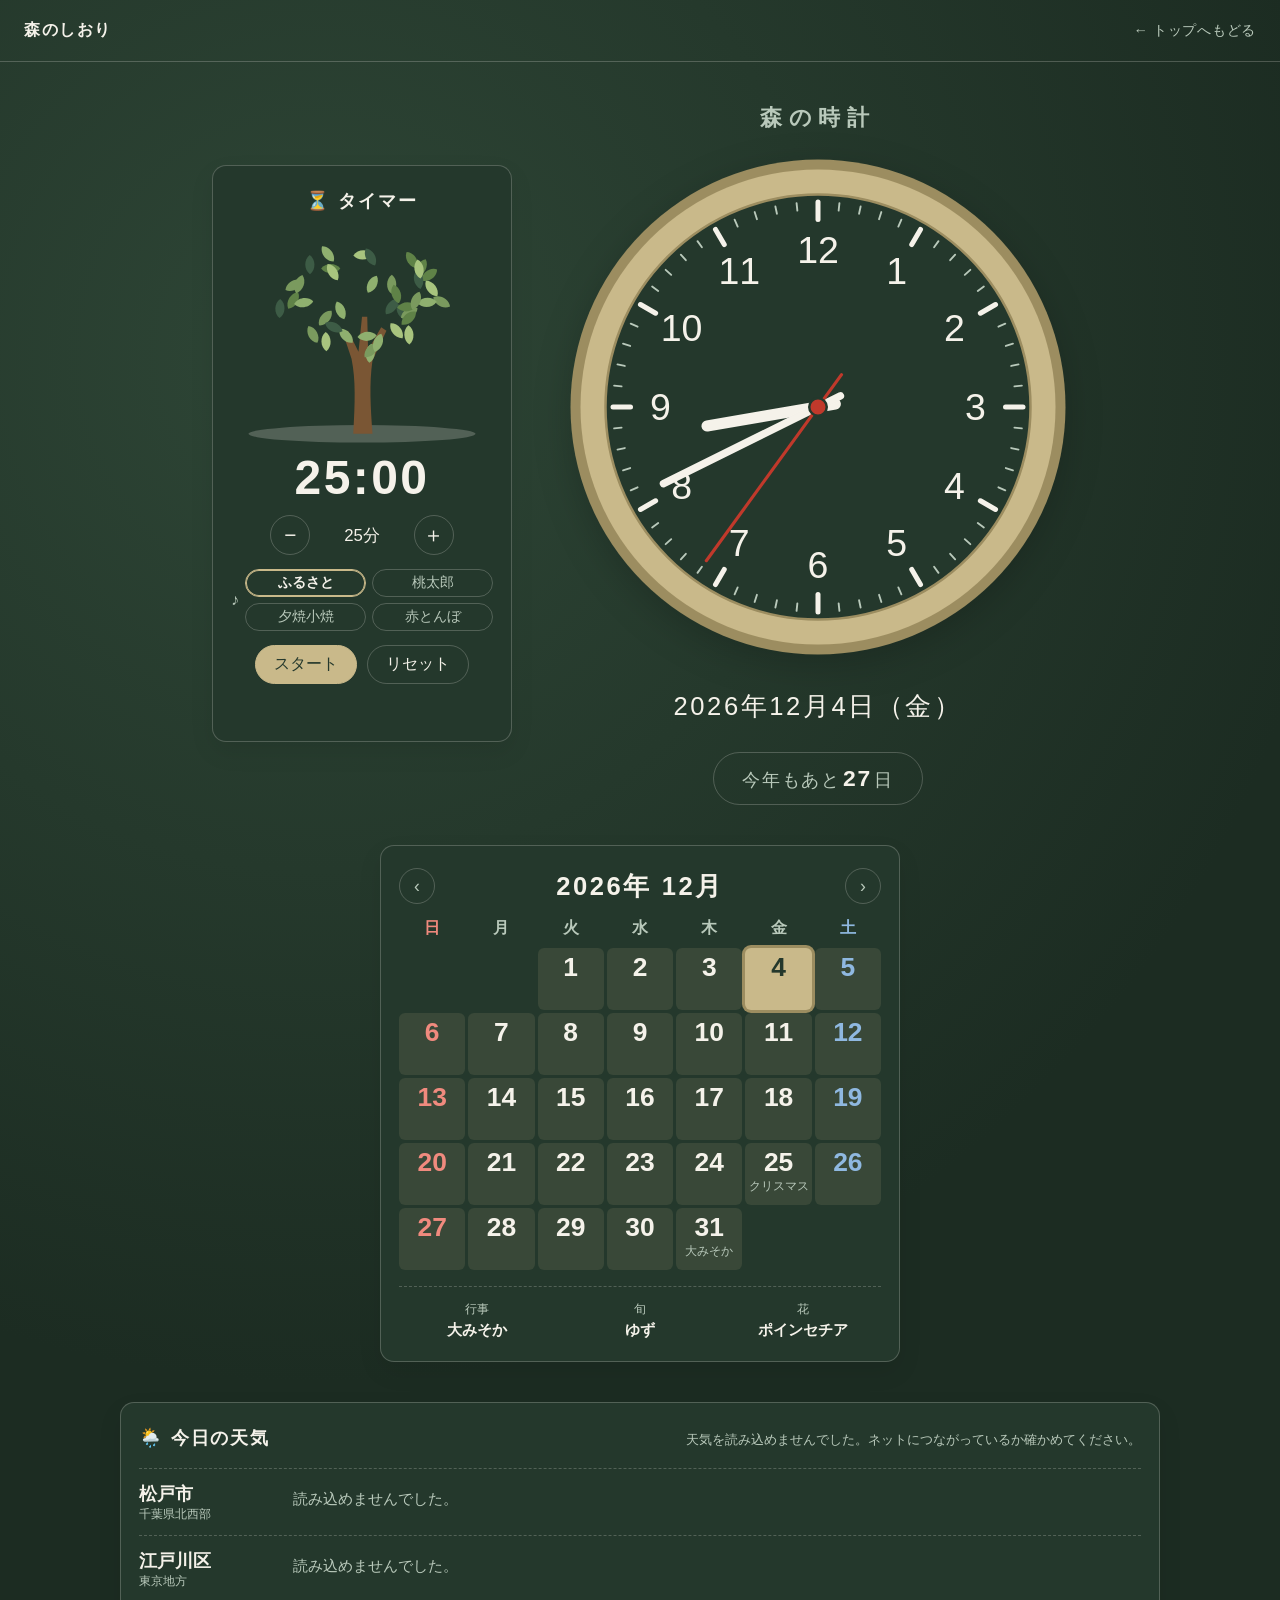
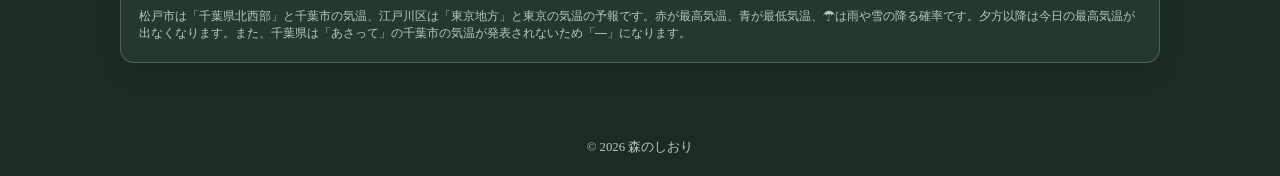
<file: clock.html>
<!DOCTYPE html>
<html lang="ja">
<head>
<meta charset="UTF-8">
<meta name="viewport" content="width=device-width, initial-scale=1.0">
<title>森の時計｜森のしおり</title>
<link rel="preconnect" href="https://fonts.googleapis.com">
<link rel="preconnect" href="https://fonts.gstatic.com" crossorigin>
<link href="https://fonts.googleapis.com/css2?family=Zen+Maru+Gothic:wght@500;700&display=swap" rel="stylesheet">
<style>
  * { margin: 0; padding: 0; box-sizing: border-box; }

  /* 時間帯ごとの色（JS で body に class を付ける） */
  body {
    --bg1: #f5f2ea; --bg2: #e3e8dc; --text: #24382c; --sub: #5c7a63; --line: rgba(36, 56, 44, 0.18);
    --frame: #5c7a63; --frame-dark: #3d5c46; --face: #fbfaf6;
    --sun: #c0392b; --sat: #2d6aa3;
    min-height: 100vh;
    min-height: 100dvh;
    display: flex;
    flex-direction: column;
    font-family: "Noto Serif JP", "Shippori Mincho", serif;
    color: var(--text);
    background: radial-gradient(circle at 25% 20%, var(--bg2), transparent 60%), var(--bg1);
    transition: background 1.5s ease, color 1.5s ease;
  }
  body.morning {
    --bg1: #eef5e4; --bg2: #cfe3bd; --text: #2f4a35; --sub: #5c7a63; --line: rgba(47, 74, 53, 0.2);
    --frame: #8fb06f; --frame-dark: #5f8247; --face: #fbfdf6;
  }
  body.day {
    --bg1: #f5f2ea; --bg2: #e3e8dc; --text: #24382c; --sub: #5c7a63; --line: rgba(36, 56, 44, 0.18);
    --frame: #5c7a63; --frame-dark: #3d5c46; --face: #fbfaf6;
  }
  body.evening {
    --bg1: #f6e3d3; --bg2: #e9b48e; --text: #5a2e17; --sub: #8a4f2d; --line: rgba(90, 46, 23, 0.2);
    --frame: #c06a3c; --frame-dark: #8e4422; --face: #fdf6ef;
  }
  body.night {
    --bg1: #1c2c22; --bg2: #2e4636; --text: #f5f2ea; --sub: #b9c9bb; --line: rgba(245, 242, 234, 0.22);
    --frame: #c9b98a; --frame-dark: #9c8d60; --face: #24382c;
    --sun: #f08a7e; --sat: #8fb8e0;
  }

  header {
    padding: 20px 24px;
    display: flex;
    justify-content: space-between;
    align-items: center;
    gap: 12px;
    border-bottom: 1px solid var(--line);
  }
  .logo { font-weight: 700; letter-spacing: 0.1em; }
  header a {
    color: var(--sub);
    text-decoration: none;
    font-size: 0.9rem;
    letter-spacing: 0.05em;
  }
  header a:hover { text-decoration: underline; }

  main {
    flex: 1;
    display: flex;
    flex-direction: column;
    justify-content: center;
    align-items: center;
    text-align: center;
    padding: 40px 16px 56px;
  }

  h1 {
    font-size: clamp(1.1rem, 3vw, 1.4rem);
    letter-spacing: 0.3em;
    color: var(--sub);
    margin-bottom: 24px;
  }

  /* タイマー・時計・カレンダーを横に並べる（狭い画面では折り返す） */
  .layout {
    width: 100%;
    max-width: 1500px;
    display: flex;
    flex-wrap: wrap;
    justify-content: center;
    align-items: stretch; /* カレンダーを時計の列と同じ高さにのばす */
    gap: 40px 56px;
  }
  .timer { align-self: center; }
  .clock-side {
    display: flex;
    flex-direction: column;
    align-items: center;
  }

  /* クラシック時計 */
  .clock {
    width: min(92vw, 70vh, 500px);
    height: auto;
    display: block;
    filter: drop-shadow(0 10px 18px rgba(0, 0, 0, 0.18));
  }
  .clock .rim-outer { fill: var(--frame-dark); transition: fill 1.5s ease; }
  .clock .rim       { fill: var(--frame); transition: fill 1.5s ease; }
  .clock .face      { fill: var(--face); stroke: var(--frame-dark); stroke-width: 2; transition: fill 1.5s ease; }
  .clock .tick      { stroke: var(--sub); stroke-width: 1.5; stroke-linecap: round; }
  .clock .tick.hour { stroke: var(--text); stroke-width: 4; }
  .clock .num {
    fill: var(--text);
    font-family: "Zen Maru Gothic", "Hiragino Maru Gothic ProN", "Yu Gothic", sans-serif;
    font-weight: 500;
    font-size: 30px;
  }
  .clock .hand        { stroke: var(--text); stroke-linecap: round; }
  .clock .hand-hour   { stroke-width: 9; }
  .clock .hand-minute { stroke-width: 6; }
  .clock .hand-second { stroke: #c0392b; stroke-width: 2.5; }
  .clock .pin         { fill: #c0392b; stroke: var(--face); stroke-width: 2; }

  .date {
    font-family: "Zen Maru Gothic", "Hiragino Maru Gothic ProN", "Yu Gothic", sans-serif;
    font-weight: 500;
    font-size: clamp(1.1rem, 4vw, 1.6rem);
    letter-spacing: 0.1em;
    margin-top: 32px;
  }

  .remain {
    margin-top: 28px;
    padding: 12px 28px;
    border: 1px solid var(--line);
    border-radius: 999px;
    font-size: clamp(0.95rem, 3vw, 1.1rem);
    letter-spacing: 0.1em;
    color: var(--sub);
  }
  .remain strong {
    font-family: "Zen Maru Gothic", sans-serif;
    font-size: 1.3em;
    color: var(--text);
    margin: 0 2px;
  }

  /* カード（タイマー・カレンダー共通） */
  .panel {
    padding: 22px 18px 20px;
    background: var(--face);
    border: 1px solid var(--line);
    border-radius: 14px;
    box-shadow: 0 10px 24px rgba(0, 0, 0, 0.08);
    font-family: "Zen Maru Gothic", "Hiragino Maru Gothic ProN", "Yu Gothic", sans-serif;
    transition: background 1.5s ease;
  }

  /* 木の葉タイマー */
  .timer { width: min(100%, 300px); }
  .panel-title {
    font-size: 1.15rem;
    font-weight: 700;
    letter-spacing: 0.1em;
    margin-bottom: 6px;
  }
  .tree { width: 100%; height: auto; display: block; overflow: visible; }
  .tree .trunk  { fill: #7a5634; }
  .tree .ground { fill: var(--line); }
  .tree .drop {
    transform-box: fill-box;
    transform-origin: center;
  }
  .tree .drop.fallen {
    animation: leaf-fall 3s ease-in forwards;
  }
  @keyframes leaf-fall {
    0%   { transform: translate(0, 0) rotate(0deg); }
    30%  { transform: translate(calc(var(--dx) * -0.6), calc(var(--dy) * 0.3)) rotate(90deg); }
    65%  { transform: translate(calc(var(--dx) * 0.8), calc(var(--dy) * 0.7)) rotate(200deg); }
    100% { transform: translate(var(--dx), var(--dy)) rotate(var(--rot)); opacity: 0.8; }
  }
  .timer-display {
    font-size: clamp(2.4rem, 8vw, 3rem);
    font-weight: 700;
    letter-spacing: 0.05em;
    font-variant-numeric: tabular-nums;
    margin: 4px 0 10px;
  }
  .timer-set {
    display: flex;
    justify-content: center;
    align-items: center;
    gap: 14px;
    margin-bottom: 14px;
  }
  .timer-set span { min-width: 4.5em; font-size: 1.05rem; }
  .timer-btn {
    font-family: inherit;
    font-size: 1rem;
    color: var(--text);
    background: transparent;
    border: 1px solid var(--line);
    border-radius: 999px;
    padding: 8px 18px;
    cursor: pointer;
    touch-action: manipulation;
  }
  .timer-btn.round { width: 40px; height: 40px; padding: 0; font-size: 1.3rem; }
  .timer-btn.main  { background: var(--frame); border-color: var(--frame); color: var(--face); }
  .timer-btn:hover:not(:disabled) { border-color: var(--frame); }
  .timer-btn:disabled { opacity: 0.35; cursor: default; }
  .song-select {
    display: grid;
    grid-template-columns: auto 1fr 1fr; /* ♪ の横に2曲ずつ2段 */
    align-items: center;
    gap: 6px;
    margin-bottom: 14px;
    color: var(--sub);
  }
  .song-select > span { grid-row: span 2; }
  .song-btn {
    font-family: inherit;
    font-size: 0.85rem;
    color: var(--sub);
    background: transparent;
    border: 1px solid var(--line);
    border-radius: 999px;
    padding: 4px 12px;
    cursor: pointer;
  }
  .song-btn[aria-pressed="true"] {
    color: var(--text);
    border-color: var(--frame);
    font-weight: 700;
    box-shadow: inset 0 0 0 1px var(--frame);
  }
  .timer-actions { display: flex; justify-content: center; gap: 10px; }
  .timer-msg { margin-top: 14px; min-height: 1.5em; font-size: 0.95rem; color: var(--sub); }
  .timer-msg button { margin-top: 8px; }

  /* 季節のカレンダー */
  .calendar {
    width: min(100%, 520px);
    display: flex;
    flex-direction: column;
  }
  .cal-head {
    display: flex;
    justify-content: space-between;
    align-items: center;
    margin-bottom: 14px;
  }
  .cal-title {
    font-size: 1.6rem;
    font-weight: 700;
    letter-spacing: 0.1em;
  }
  .cal-nav {
    width: 36px;
    height: 36px;
    border: 1px solid var(--line);
    border-radius: 50%;
    background: transparent;
    color: var(--sub);
    font-size: 1.1rem;
    cursor: pointer;
  }
  .cal-nav:hover { background: var(--frame); color: var(--face); }
  .cal-grid {
    flex: 1;
    display: grid;
    grid-template-columns: repeat(7, 1fr);
    grid-template-rows: auto;
    grid-auto-rows: 1fr;
    gap: 3px;
  }
  .cal-week {
    font-size: 1rem;
    font-weight: 700;
    color: var(--sub);
    padding-bottom: 6px;
  }
  .cal-day {
    min-height: 62px;
    padding: 4px 2px;
    border-radius: 6px;
    /* 日付のマスに薄い下地をつけて、数字を見つけやすくする */
    background: color-mix(in srgb, var(--frame) 12%, transparent);
    display: flex;
    flex-direction: column;
    align-items: center;
    gap: 2px;
  }
  .cal-day .d {
    font-size: 1.65rem;
    font-weight: 700;
    line-height: 1.15;
    font-variant-numeric: tabular-nums;
  }
  .cal-day .ev {
    font-size: 0.72rem;
    font-weight: 500;
    line-height: 1.25;
    color: var(--sub);
  }
  .cal-day.holiday .ev { color: var(--sun); }
  .sun, .holiday .d { color: var(--sun); }
  .sat { color: var(--sat); }
  .cal-day.today {
    background: var(--frame);
    box-shadow: 0 0 0 3px var(--frame-dark);
  }
  .cal-day.today .d, .cal-day.today .ev { color: var(--face); }

  .season {
    margin-top: 16px;
    padding-top: 14px;
    border-top: 1px dashed var(--line);
    display: grid;
    grid-template-columns: repeat(3, 1fr);
    gap: 8px;
  }
  .season div { font-size: 0.95rem; }
  .season span {
    display: block;
    font-size: 0.75rem;
    color: var(--sub);
    margin-bottom: 2px;
  }

  /* 今日の天気（気象庁の予報。松戸市・江戸川区の2か所 × 今日・明日・あさって） */
  .weather {
    width: 100%;
    max-width: 1040px;
    margin-top: 40px;
    text-align: left;
  }
  .weather-head {
    display: flex;
    flex-wrap: wrap;
    justify-content: space-between;
    align-items: baseline;
    gap: 4px 12px;
    margin-bottom: 12px;
  }
  .weather-src { font-size: 0.8rem; color: var(--sub); }
  .wx-place {
    display: grid;
    grid-template-columns: 9em repeat(3, 1fr);
    gap: 10px;
    align-items: stretch;
    padding: 12px 0;
    border-top: 1px dashed var(--line);
  }
  .wx-name { align-self: center; font-size: 1.15rem; font-weight: 700; }
  .wx-name span { display: block; font-size: 0.75rem; font-weight: 500; color: var(--sub); }
  .wx-day {
    padding: 8px 10px;
    border-radius: 10px;
    background: color-mix(in srgb, var(--frame) 12%, transparent);
    display: grid;
    grid-template-columns: auto 1fr;
    grid-template-areas: "label label" "icon text" "icon temp";
    column-gap: 10px;
    align-items: center;
  }
  .wx-label { grid-area: label; font-size: 0.85rem; font-weight: 700; color: var(--sub); }
  .wx-icon  { grid-area: icon; font-size: 2.2rem; line-height: 1; }
  .wx-text  { grid-area: text; font-size: 0.85rem; line-height: 1.4; }
  .wx-temp  { grid-area: temp; font-size: 0.95rem; font-variant-numeric: tabular-nums; }
  .wx-temp .hi { color: var(--sun); font-weight: 700; }
  .wx-temp .lo { color: var(--sat); font-weight: 700; }
  .wx-temp small { color: var(--sub); margin-left: 6px; }
  .weather-msg { font-size: 0.95rem; color: var(--sub); padding: 8px 0; }
  .weather-note { font-size: 0.75rem; color: var(--sub); margin-top: 6px; }

  @media (max-width: 760px) {
    .wx-place { grid-template-columns: repeat(3, 1fr); gap: 6px; }
    .wx-name { grid-column: 1 / -1; }
    .wx-name span { display: inline; margin-left: 6px; }
    .wx-day {
      padding: 8px 6px;
      grid-template-columns: 1fr;
      grid-template-areas: "label" "icon" "text" "temp";
      text-align: center;
      row-gap: 4px;
    }
    .wx-icon { font-size: 1.9rem; }
    .wx-text { font-size: 0.75rem; }
    .wx-temp { font-size: 0.85rem; }
    .wx-temp small { display: block; margin-left: 0; }
  }

  /* 今月の行事と由来（カレンダーの月に合わせて変わる） */
  .month-notes {
    width: 100%;
    max-width: 1500px;
    margin-top: 40px;
  }
  .month-notes-title {
    font-size: 1.3rem;
    font-weight: 700;
    letter-spacing: 0.1em;
    margin-bottom: 16px;
    font-family: "Zen Maru Gothic", "Hiragino Maru Gothic ProN", "Yu Gothic", sans-serif;
  }
  /* 行事ごとに1枚ずつ、イラストと文章を左右に並べる（1枚おきに左右を入れかえる） */
  .note-cards {
    max-width: 1040px;
    margin: 0 auto;
    display: flex;
    flex-direction: column;
    gap: 28px;
    text-align: left;
  }
  .note {
    padding: 0;
    overflow: hidden;
    display: flex;
    align-items: stretch;
  }
  .note:nth-child(even) { flex-direction: row-reverse; }
  .note-img {
    width: 44%;
    flex-shrink: 0;
    object-fit: cover;
    display: block;
  }
  .note-body { padding: 24px 26px 26px; }
  .note-date { font-size: 0.85rem; color: var(--sub); }
  .note-name {
    font-size: 1.5rem;
    font-weight: 700;
    letter-spacing: 0.05em;
    margin: 2px 0 6px;
  }
  .note-hook {
    font-size: 1.05rem;
    font-weight: 700;
    color: var(--sub);
    line-height: 1.5;
    margin-bottom: 6px;
  }
  .note-label {
    display: block;
    font-size: 0.85rem;
    font-weight: 700;
    color: var(--sub);
    margin-top: 12px;
  }
  .note-text { font-size: 0.98rem; line-height: 1.8; }

  @media (max-width: 760px) {
    .note, .note:nth-child(even) { flex-direction: column; }
    .note-img { width: 100%; height: auto; }
    .note-body { padding: 18px 18px 22px; }
  }

  /* スマホでは 時計 → タイマー → カレンダー の順 */
  @media (max-width: 760px) {
    .clock-side { order: -1; }
  }

  @media (max-width: 420px) {
    .calendar { padding: 18px 10px 16px; }
    .cal-day { min-height: 52px; }
    .cal-day .d { font-size: 1.35rem; }
    .cal-day .ev { font-size: 0.55rem; }
  }

  footer {
    text-align: center;
    padding: 20px 16px;
    font-size: 0.8rem;
    color: var(--sub);
  }
</style>
</head>
<body class="day">

<header>
  <p class="logo">森のしおり</p>
  <a href="index.html">← トップへもどる</a>
</header>

<main>
  <div class="layout">
    <section class="panel timer" aria-label="木の葉タイマー">
      <p class="panel-title">⏳ タイマー</p>
      <svg class="tree" viewBox="0 0 300 260" aria-hidden="true">
        <ellipse class="ground" cx="150" cy="246" rx="130" ry="10"/>
        <path class="trunk" d="M140 246 C142 210 143 185 138 160 L128 130 L134 128 L146 152 L150 112 L156 112 L157 150 L172 124 L178 128 L162 162 C158 190 160 215 162 246 Z"/>
        <g id="leaves"></g>
      </svg>
      <p class="timer-display" id="timer-display">25:00</p>
      <div class="timer-set">
        <button class="timer-btn round" id="timer-minus" type="button" aria-label="1分へらす">−</button>
        <span id="timer-min">25分</span>
        <button class="timer-btn round" id="timer-plus" type="button" aria-label="1分ふやす">＋</button>
      </div>
      <div class="song-select" role="group" aria-label="流す曲">
        <span>♪</span>
        <button class="song-btn" type="button" data-song="furusato">ふるさと</button>
        <button class="song-btn" type="button" data-song="momotaro">桃太郎</button>
        <button class="song-btn" type="button" data-song="yuyake">夕焼小焼</button>
        <button class="song-btn" type="button" data-song="akatombo">赤とんぼ</button>
      </div>
      <div class="timer-actions">
        <button class="timer-btn main" id="timer-start" type="button">スタート</button>
        <button class="timer-btn" id="timer-reset" type="button">リセット</button>
      </div>
      <div class="timer-msg" id="timer-msg" aria-live="polite"></div>
    </section>

    <div class="clock-side">
      <h1>森の時計</h1>
      <svg class="clock" viewBox="0 0 400 400" role="img" aria-labelledby="clock-label">
        <title id="clock-label">現在の時刻</title>
        <circle class="rim-outer" cx="200" cy="200" r="198"/>
        <circle class="rim" cx="200" cy="200" r="190"/>
        <circle class="face" cx="200" cy="200" r="170"/>
        <g id="ticks"></g>
        <g id="nums"></g>
        <line class="hand hand-hour" id="hand-hour" x1="200" y1="214" x2="200" y2="110"/>
        <line class="hand hand-minute" id="hand-minute" x1="200" y1="220" x2="200" y2="62"/>
        <line class="hand hand-second" id="hand-second" x1="200" y1="232" x2="200" y2="48"/>
        <circle class="pin" cx="200" cy="200" r="7"/>
      </svg>

      <p class="date" id="date">&nbsp;</p>
      <p class="remain">今年もあと<strong id="remain">--</strong>日</p>
    </div>

    <section class="panel calendar" aria-label="季節のカレンダー">
      <div class="cal-head">
        <button class="cal-nav" id="cal-prev" type="button" aria-label="前の月">‹</button>
        <p class="cal-title" id="cal-title"></p>
        <button class="cal-nav" id="cal-next" type="button" aria-label="次の月">›</button>
      </div>
      <div class="cal-grid" id="cal-grid"></div>
      <div class="season">
        <div><span>行事</span><b id="season-event"></b></div>
        <div><span>旬</span><b id="season-food"></b></div>
        <div><span>花</span><b id="season-flower"></b></div>
      </div>
    </section>
  </div>

  <section class="panel weather" aria-labelledby="weather-title">
    <div class="weather-head">
      <p class="panel-title" id="weather-title">🌦️ 今日の天気</p>
      <p class="weather-src" id="weather-src">気象庁の予報を読み込み中…</p>
    </div>
    <div id="weather-body"></div>
    <p class="weather-note">松戸市は「千葉県北西部」と千葉市の気温、江戸川区は「東京地方」と東京の気温の予報です。赤が最高気温、青が最低気温、☂は雨や雪の降る確率です。夕方以降は今日の最高気温が出なくなります。また、千葉県は「あさって」の千葉市の気温が発表されないため「―」になります。</p>
  </section>

  <section class="month-notes" id="month-notes" aria-labelledby="month-notes-title" hidden>
    <h2 class="month-notes-title" id="month-notes-title"></h2>
    <div class="note-cards" id="note-cards"></div>
  </section>
</main>

<footer>
  <p>&copy; 2026 森のしおり</p>
</footer>

<script>
  const WEEK = ["日", "月", "火", "水", "木", "金", "土"];
  const SVG = "http://www.w3.org/2000/svg";

  // 文字盤の目盛りと数字（1〜12）を描く
  (function drawDial() {
    const ticks = document.getElementById("ticks");
    const nums = document.getElementById("nums");
    for (let i = 0; i < 60; i++) {
      const a = (i * 6) * Math.PI / 180;
      const isHour = i % 5 === 0;
      const r1 = isHour ? 150 : 158;
      const line = document.createElementNS(SVG, "line");
      line.setAttribute("x1", 200 + r1 * Math.sin(a));
      line.setAttribute("y1", 200 - r1 * Math.cos(a));
      line.setAttribute("x2", 200 + 164 * Math.sin(a));
      line.setAttribute("y2", 200 - 164 * Math.cos(a));
      line.setAttribute("class", isHour ? "tick hour" : "tick");
      ticks.appendChild(line);
    }
    for (let n = 1; n <= 12; n++) {
      const a = (n * 30) * Math.PI / 180;
      const t = document.createElementNS(SVG, "text");
      t.setAttribute("x", 200 + 126 * Math.sin(a));
      t.setAttribute("y", 200 - 126 * Math.cos(a));
      t.setAttribute("text-anchor", "middle");
      t.setAttribute("dominant-baseline", "central");
      t.setAttribute("class", "num");
      t.textContent = n;
      nums.appendChild(t);
    }
  })();

  // ---- 季節のカレンダー ----

  // 月ごとの 行事・旬・花
  const SEASON = [
    ["お正月", "大根", "スイセン"],
    ["節分", "いちご", "梅"],
    ["ひな祭り", "はまぐり", "桃の花"],
    ["お花見", "たけのこ", "桜"],
    ["こどもの日", "新茶", "ツツジ"],
    ["衣替え", "梅の実", "アジサイ"],
    ["七夕", "とうもろこし", "アサガオ"],
    ["お盆", "すいか", "ヒマワリ"],
    ["お月見", "梨", "ヒガンバナ"],
    ["ハロウィン", "さつまいも", "コスモス"],
    ["七五三", "柿", "菊"],
    ["大みそか", "ゆず", "ポインセチア"]
  ];

  // 祝日ではない行事（月-日）
  const EVENTS = {
    "1-7": "七草", "2-3": "節分", "2-14": "バレンタイン", "3-3": "ひな祭り",
    "3-14": "ホワイトデー", "7-7": "七夕", "8-13": "お盆", "10-31": "ハロウィン",
    "11-15": "七五三", "12-25": "クリスマス", "12-31": "大みそか"
  };

  // 月ごとの 行事の基本情報と由来（月の番号 → 行事の一覧）。書いてある月だけ下に表示する
  const MONTH_NOTES = {
    11: [
      {
        date: "11月3日・祝日",
        name: "文化の日",
        img: "images/cal-bunka-no-hi.jpg",
        alt: "イチョウの木の下で絵を描く高校生と、本・バイオリン・白いハトの水彩風イラスト",
        hook: "じつは、憲法と関係の深い祝日って年に2回あるって知ってた？",
        basic: "法律に書かれた目的は「自由と平和を愛し、文化をすすめる」こと。なかなかカッコいいよね。文化の発展に大きな力をつくした人に贈られる「文化勲章」の授与式も、この日に皇居で開かれるよ。",
        origin: "1946年11月3日は、日本国憲法が発表（公布）された日。そして半年後、実際にスタートした1947年5月3日が「憲法記念日」。つまり、発表の日とスタートの日がどちらも祝日なんだ。平和と文化を大切にする憲法にちなんで、1948年に「文化の日」という祝日になったよ。さらにさかのぼると、11月3日は明治天皇の誕生日で、戦前は「明治節」という祝日だった。"
      },
      {
        date: "11月15日ごろ・祝日ではないよ",
        name: "七五三",
        img: "images/cal-shichigosan.jpg",
        alt: "紅葉の神社で千歳飴の袋を持つ、晴れ着の子ども3人の水彩風イラスト",
        hook: "千歳飴って、なんであんなに細長いんだろう？",
        basic: "子どもの成長を祝って、神社などにお参りする行事。ふつうは3歳と5歳の男の子、3歳と7歳の女の子がお祝いするよ（地域や家によってちがいます）。千歳飴の「千歳」は千年のこと。細く長い形には、長生きしてほしいという願いがこめられているといわれているよ。",
        origin: "もとは昔の公家や武家の儀式。髪をのばしはじめる「髪置き」（3歳）、はじめて袴をつける「袴着」（5歳）、帯をしめるようになる「帯解き」（7歳）の3つだよ。子どもが無事に育つのが今よりずっと難しかった時代、節目を迎えられること自体が大きな喜びだった。なぜ11月15日なのかは、いくつかの説があって、はっきりしていないんだ。"
      },
      {
        date: "11月23日・祝日",
        name: "勤労感謝の日",
        img: "images/cal-kinro-kansha.jpg",
        alt: "実りの田んぼで稲を持つ農家と、笑顔で感謝し合う看護師・建設作業員・料理人・配達員の水彩風イラスト",
        hook: "「働く人ありがとうの日」のルーツは、なんとお米！",
        basic: "法律に書かれた目的は「勤労をたつとび、生産を祝い、国民たがいに感謝しあう」こと。注目は「たがいに」のところ。誰かが誰かに感謝するだけじゃなくて、みんなでおたがいに「ありがとう」を言い合う日なんだ。",
        origin: "もとは「新嘗祭（にいなめさい）」という宮中の行事の日。その年にとれた新しいお米などを神にささげて、実りに感謝するお祭りだよ。戦前は国の祭日だったけれど、戦後の1948年に、今の名前の祝日になった。「新穀感謝の日」などの案もあった中で、戦後の立て直しは国民の働きと生産にかかっているという考えから、「勤労」の名前になったとされているよ。新嘗祭は、今も11月23日に宮中で行われているよ。"
      }
    ]
  };

  function nthWeekday(y, m, weekday, n) {
    const first = new Date(y, m - 1, 1).getDay();
    return 1 + ((weekday - first + 7) % 7) + (n - 1) * 7;
  }

  // その年の祝日（"月-日" → 名前）
  function holidaysOf(y) {
    const h = {
      "1-1": "元日", "2-11": "建国記念の日", "2-23": "天皇誕生日", "4-29": "昭和の日",
      "5-3": "憲法記念日", "5-4": "みどりの日", "5-5": "こどもの日", "8-11": "山の日",
      "11-3": "文化の日", "11-23": "勤労感謝の日"
    };
    h["1-" + nthWeekday(y, 1, 1, 2)] = "成人の日";
    h["7-" + nthWeekday(y, 7, 1, 3)] = "海の日";
    h["9-" + nthWeekday(y, 9, 1, 3)] = "敬老の日";
    h["10-" + nthWeekday(y, 10, 1, 2)] = "スポーツの日";
    const k = y - 1980, leap = Math.floor(k / 4);
    h["3-" + Math.floor(20.8431 + 0.242194 * k - leap)] = "春分の日";
    h["9-" + Math.floor(23.2488 + 0.242194 * k - leap)] = "秋分の日";

    const key = d => (d.getMonth() + 1) + "-" + d.getDate();
    const shift = (d, n) => new Date(d.getFullYear(), d.getMonth(), d.getDate() + n);

    // 国民の休日（祝日にはさまれた日）
    for (let d = new Date(y, 0, 2); d.getFullYear() === y; d = shift(d, 1)) {
      if (!h[key(d)] && d.getDay() !== 0 && h[key(shift(d, -1))] && h[key(shift(d, 1))]) {
        h[key(d)] = "国民の休日";
      }
    }
    // 振替休日（日曜の祝日のあと、最初の祝日でない日）
    Object.keys(h).forEach(function (md) {
      const [m, dd] = md.split("-").map(Number);
      let d = new Date(y, m - 1, dd);
      if (d.getDay() !== 0) return;
      do { d = shift(d, 1); } while (h[key(d)]);
      h[key(d)] = "振替休日";
    });
    return h;
  }

  let viewYear, viewMonth; // 表示中の年・月（月は 0〜11）

  function renderCalendar() {
    const today = new Date();
    const holidays = holidaysOf(viewYear);
    const grid = document.getElementById("cal-grid");
    grid.innerHTML = "";

    document.getElementById("cal-title").textContent = viewYear + "年 " + (viewMonth + 1) + "月";

    WEEK.forEach(function (w, i) {
      const el = document.createElement("div");
      el.className = "cal-week" + (i === 0 ? " sun" : i === 6 ? " sat" : "");
      el.textContent = w;
      grid.appendChild(el);
    });

    const firstDay = new Date(viewYear, viewMonth, 1).getDay();
    const days = new Date(viewYear, viewMonth + 1, 0).getDate();
    for (let i = 0; i < firstDay; i++) grid.appendChild(document.createElement("div"));

    for (let d = 1; d <= days; d++) {
      const md = (viewMonth + 1) + "-" + d;
      const wd = (firstDay + d - 1) % 7;
      const cell = document.createElement("div");
      let cls = "cal-day";
      if (wd === 0) cls += " sun";
      if (wd === 6) cls += " sat";
      if (holidays[md]) cls += " holiday";
      if (viewYear === today.getFullYear() && viewMonth === today.getMonth() && d === today.getDate()) cls += " today";
      cell.className = cls;

      const num = document.createElement("span");
      num.className = "d";
      num.textContent = d;
      cell.appendChild(num);

      [holidays[md], EVENTS[md]].forEach(function (name) {
        if (!name) return;
        const ev = document.createElement("span");
        ev.className = "ev";
        ev.textContent = name;
        cell.appendChild(ev);
      });
      grid.appendChild(cell);
    }

    const s = SEASON[viewMonth];
    document.getElementById("season-event").textContent = s[0];
    document.getElementById("season-food").textContent = s[1];
    document.getElementById("season-flower").textContent = s[2];

    renderMonthNotes();
  }

  function renderMonthNotes() {
    const notes = MONTH_NOTES[viewMonth + 1];
    const cards = document.getElementById("note-cards");
    cards.innerHTML = "";
    document.getElementById("month-notes").hidden = !notes;
    if (!notes) return;

    document.getElementById("month-notes-title").textContent = (viewMonth + 1) + "月の行事と由来";
    notes.forEach(function (n) {
      const card = document.createElement("article");
      card.className = "panel note";
      const img = document.createElement("img");
      img.className = "note-img";
      img.src = n.img;
      img.alt = n.alt;
      img.loading = "lazy";
      card.appendChild(img);

      const body = document.createElement("div");
      body.className = "note-body";
      [["note-date", n.date], ["note-name", n.name], ["note-hook", n.hook]].forEach(function (part) {
        const p = document.createElement("p");
        p.className = part[0];
        p.textContent = part[1];
        body.appendChild(p);
      });
      [["どんな日？", n.basic], ["はじまりは？", n.origin]].forEach(function (part) {
        const label = document.createElement("span");
        label.className = "note-label";
        label.textContent = part[0];
        const p = document.createElement("p");
        p.className = "note-text";
        p.textContent = part[1];
        body.appendChild(label);
        body.appendChild(p);
      });
      card.appendChild(body);
      cards.appendChild(card);
    });
  }

  function moveMonth(n) {
    const d = new Date(viewYear, viewMonth + n, 1);
    viewYear = d.getFullYear();
    viewMonth = d.getMonth();
    renderCalendar();
  }
  document.getElementById("cal-prev").addEventListener("click", function () { moveMonth(-1); });
  document.getElementById("cal-next").addEventListener("click", function () { moveMonth(1); });

  // ---- 木の葉タイマー ----

  const LEAF_COUNT = 40;
  const LEAF_COLORS = ["#3d5c46", "#5f8247", "#7a9a5e", "#8fb06f", "#a8c47e"];
  const leaves = [];

  // 木の葉を並べる（毎回同じ形になるよう、決まった乱数を使う）
  (function drawLeaves() {
    let seed = 7;
    const rand = () => (seed = (seed * 16807) % 2147483647) / 2147483647;
    const group = document.getElementById("leaves");
    for (let i = 0; i < LEAF_COUNT; i++) {
      const a = rand() * Math.PI * 2;
      const r = Math.sqrt(rand());
      const x = 150 + Math.cos(a) * r * 95;
      const y = 95 + Math.sin(a) * r * 62;
      const drop = document.createElementNS(SVG, "g");
      drop.setAttribute("class", "drop");
      drop.style.setProperty("--dx", Math.round((rand() - 0.5) * 120) + "px");
      drop.style.setProperty("--dy", Math.round(240 - y + rand() * 8) + "px");
      drop.style.setProperty("--rot", Math.round(rand() * 360) + "deg");
      const leaf = document.createElementNS(SVG, "path");
      leaf.setAttribute("d", "M0 -11 C7 -6 7 6 0 11 C-7 6 -7 -6 0 -11 Z");
      leaf.setAttribute("fill", LEAF_COLORS[Math.floor(rand() * LEAF_COLORS.length)]);
      leaf.setAttribute("transform", "translate(" + x.toFixed(1) + " " + y.toFixed(1) + ") rotate(" + Math.round(rand() * 360) + ")");
      drop.appendChild(leaf);
      group.appendChild(drop);
      leaves.push(drop);
    }
    // 散る順番をばらばらにする
    for (let i = leaves.length - 1; i > 0; i--) {
      const j = Math.floor(rand() * (i + 1));
      [leaves[i], leaves[j]] = [leaves[j], leaves[i]];
    }
  })();

  // オルゴールの曲（音の高さ, 長さ[拍]、null は休み）
  // ふるさと・桃太郎は岡野貞一、夕焼小焼は草川信、赤とんぼは山田耕筰の作曲
  const FURUSATO = [
    [79, 1], [79, 1], [79, 1], [81, 1.5], [83, 0.5], [81, 1], [83, 1], [83, 1], [84, 1], [86, 2], [null, 1],
    [84, 1], [86, 1], [88, 1], [83, 1.5], [84, 0.5], [83, 1], [81, 1], [81, 1], [78, 1], [79, 2], [null, 1],
    [81, 0.5], [79, 0.5], [81, 1], [74, 1], [79, 0.5], [81, 0.5], [83, 1], [83, 1],
    [84, 0.5], [83, 0.5], [84, 1.5], [88, 0.5], [86, 0.5], [84, 0.5], [83, 1], [null, 1],
    [86, 1], [86, 1], [86, 1], [79, 1.5], [81, 0.5], [83, 1], [84, 1], [84, 1], [81, 1], [79, 2], [null, 1]
  ];
  const MOMOTARO = [
    [81, 1.5], [83, 0.5], [81, 0.5], [81, 0.5], [78, 1], [81, 0.5], [81, 0.5], [78, 0.5], [74, 0.5], [76, 1.5], [null, 0.5],
    [74, 0.5], [74, 0.5], [76, 0.5], [76, 0.5], [78, 0.5], [78, 0.5], [76, 1], [78, 0.5], [78, 0.5], [83, 0.5], [83, 0.5], [81, 1.5], [null, 0.5],
    [86, 0.5], [86, 0.5], [81, 1], [78, 0.5], [78, 0.5], [83, 0.5], [83, 0.5], [81, 0.5], [81, 0.5], [78, 0.5], [76, 0.5], [74, 1.5], [null, 0.5]
  ];
  const YUYAKE = [
    [79, 2], [79, 1], [81, 1], [79, 1], [79, 1], [79, 1], [76, 1], [72, 1], [72, 1], [74, 1], [76, 1], [74, 3], [null, 1],
    [76, 2], [76, 1], [79, 1], [81, 1], [84, 1], [84, 1], [81, 1], [79, 1], [79, 1], [81, 1], [79, 1], [84, 3], [null, 1],
    [84, 1.5], [86, 0.5], [84, 1], [81, 1], [84, 1], [84, 1], [79, 1], [79, 1], [81, 1], [79, 1], [81, 1], [79, 1], [76, 3], [null, 1],
    [79, 1], [76, 1], [74, 1], [72, 1], [74, 1], [74, 1], [72, 1], [74, 1], [76, 1], [79, 1], [81, 1], [79, 1], [84, 4]
  ];
  const AKATOMBO = [
    [69, 0.5], [74, 0.5], [74, 1.5], [76, 0.5], [78, 0.5], [81, 0.5], [86, 0.5], [83, 0.5], [81, 1], [83, 0.5], [74, 0.5], [74, 1], [76, 1], [78, 2], [null, 1],
    [78, 0.5], [83, 0.5], [81, 1.5], [83, 0.5], [86, 0.5], [83, 0.5], [81, 0.5], [83, 0.5], [81, 0.5], [78, 0.5], [81, 0.5], [78, 0.5], [74, 0.5], [78, 0.5], [76, 0.5], [74, 0.5], [74, 2], [null, 1]
  ];
  const SONGS = {
    furusato: { notes: FURUSATO, beat: 0.68 },  // 1拍の秒数
    momotaro: { notes: MOMOTARO, beat: 0.52 },
    yuyake:   { notes: YUYAKE,   beat: 0.45 },
    akatombo: { notes: AKATOMBO, beat: 0.8 }
  };
  let songName = "furusato";
  try { if (SONGS[localStorage.getItem("mori-timer-song")]) songName = localStorage.getItem("mori-timer-song"); } catch (e) {}

  let audio = null;
  let musicNodes = [];
  let musicTimer = null;

  // ボタンを押したときに音を準備する（スマホで鳴らすため）
  function prepareAudio() {
    if (!audio) audio = new (window.AudioContext || window.webkitAudioContext)();
    if (audio.state !== "running") audio.resume();
    // iPhone は、押したときに一度音を出しておくと、あとから鳴らせる（無音を1つ流す）
    const src = audio.createBufferSource();
    src.buffer = audio.createBuffer(1, 1, audio.sampleRate);
    src.connect(audio.destination);
    src.start();
  }

  // タイマーの間は画面を消さない（スマホは画面が消えると時間どおりに鳴らせない）
  let wakeLock = null;

  function keepScreenOn() {
    if (!navigator.wakeLock || wakeLock) return;
    navigator.wakeLock.request("screen").then(function (lock) {
      wakeLock = lock;
      lock.addEventListener("release", function () { wakeLock = null; });
      if (state !== "running") lock.release();
    }).catch(function () {});
  }

  function allowScreenOff() {
    if (wakeLock) wakeLock.release();
  }

  function musicBoxNote(freq, start, dur) {
    const out = audio.createGain();
    out.gain.setValueAtTime(0, start);
    out.gain.linearRampToValueAtTime(0.28, start + 0.005);
    out.gain.exponentialRampToValueAtTime(0.001, start + Math.max(dur, 1.4));
    out.connect(audio.destination);
    // 基音＋高い倍音で、金属の歯を弾いたような音にする
    [[1, 1], [2.01, 0.35], [4.2, 0.12]].forEach(function (p) {
      const osc = audio.createOscillator();
      const g = audio.createGain();
      osc.type = "sine";
      osc.frequency.value = freq * p[0];
      g.gain.value = p[1];
      osc.connect(g).connect(out);
      osc.start(start);
      osc.stopTime = start + Math.max(dur, 1.4) + 0.05;
      osc.stop(osc.stopTime);
      musicNodes.push(osc);
    });
  }

  // 「音を止める」を押すまで、1回分ずつ予約してくり返す
  function playSong() {
    silence();
    let t = audio.currentTime + 0.1;
    (function round() {
      const song = SONGS[songName];
      song.notes.forEach(function (n) {
        const len = n[1] * song.beat;
        if (n[0] !== null) musicBoxNote(440 * Math.pow(2, (n[0] - 69) / 12), t, len);
        t += len;
      });
      t += song.beat;
      // 鳴り終わった音は片づける
      musicNodes = musicNodes.filter(function (o) { return o.stopTime > audio.currentTime; });
      musicTimer = setTimeout(round, Math.max(0, (t - audio.currentTime - 1) * 1000));
    })();
  }

  function silence() {
    musicNodes.forEach(function (o) { try { o.stop(); } catch (e) {} });
    musicNodes = [];
    clearTimeout(musicTimer);
  }

  function stopMusic() {
    silence();
    const stopBtn = document.getElementById("music-stop");
    if (stopBtn) stopBtn.remove();
  }

  let setMinutes = 25;
  let remainMs = setMinutes * 60000;
  let endAt = 0;        // 動いている間の終わる時刻
  let tickTimer = null;
  let doneTimer = null; // 別のタブを見ている間も、時間ぴったりに鳴らすため
  let state = "idle";   // idle / running / paused / done

  function fmt(ms) {
    const s = Math.ceil(ms / 1000);
    return String(Math.floor(s / 60)).padStart(2, "0") + ":" + String(s % 60).padStart(2, "0");
  }

  function drawTimer() {
    document.getElementById("timer-display").textContent = fmt(remainMs);
    document.getElementById("timer-min").textContent = setMinutes + "分";
    const total = setMinutes * 60000;
    const left = state === "idle" ? LEAF_COUNT : Math.ceil(LEAF_COUNT * remainMs / total);
    leaves.forEach(function (leaf, i) {
      leaf.classList.toggle("fallen", i >= left);
    });
    const editable = state === "idle";
    document.getElementById("timer-minus").disabled = !editable || setMinutes <= 1;
    document.getElementById("timer-plus").disabled = !editable || setMinutes >= 120;
    document.getElementById("timer-start").textContent =
      state === "running" ? "一時停止" : state === "paused" ? "再開" : "スタート";
    document.getElementById("timer-start").disabled = state === "done";
  }

  function tick() {
    if (state !== "running") return;
    remainMs = Math.max(0, endAt - Date.now());
    if (remainMs === 0) {
      clearInterval(tickTimer);
      clearTimeout(doneTimer);
      state = "done";
      const msg = document.getElementById("timer-msg");
      msg.innerHTML = "🍂 時間です！<br>";
      const stopBtn = document.createElement("button");
      stopBtn.className = "timer-btn";
      stopBtn.id = "music-stop";
      stopBtn.type = "button";
      stopBtn.textContent = "♪ 音を止める";
      stopBtn.addEventListener("click", stopMusic);
      msg.appendChild(stopBtn);
      allowScreenOff();
      if (audio.state !== "running") audio.resume();
      playSong();
    }
    drawTimer();
  }

  function changeMinutes(n) {
    if (state !== "idle") return;
    setMinutes = Math.min(120, Math.max(1, setMinutes + n));
    remainMs = setMinutes * 60000;
    drawTimer();
  }

  // ＋−は押し続けると続けて変わる
  function holdButton(id, n) {
    const btn = document.getElementById(id);
    let wait = null, repeat = null;
    const stop = function () { clearTimeout(wait); clearInterval(repeat); };
    btn.addEventListener("pointerdown", function (e) {
      e.preventDefault();
      changeMinutes(n);
      wait = setTimeout(function () { repeat = setInterval(function () { changeMinutes(n); }, 120); }, 450);
    });
    ["pointerup", "pointerleave", "pointercancel"].forEach(function (ev) { btn.addEventListener(ev, stop); });
    btn.addEventListener("keydown", function (e) {
      if (e.key === "Enter" || e.key === " ") { e.preventDefault(); changeMinutes(n); }
    });
  }
  holdButton("timer-minus", -1);
  holdButton("timer-plus", 1);

  // 曲の切り替え（選んだ曲はこのブラウザに覚えておく）
  function drawSongButtons() {
    document.querySelectorAll(".song-btn").forEach(function (b) {
      b.setAttribute("aria-pressed", b.dataset.song === songName);
    });
  }
  document.querySelectorAll(".song-btn").forEach(function (b) {
    b.addEventListener("click", function () {
      songName = b.dataset.song;
      try { localStorage.setItem("mori-timer-song", songName); } catch (e) {}
      drawSongButtons();
    });
  });
  drawSongButtons();

  document.getElementById("timer-start").addEventListener("click", function () {
    prepareAudio();

    if (state === "running") {
      clearInterval(tickTimer);
      clearTimeout(doneTimer);
      remainMs = Math.max(0, endAt - Date.now());
      state = "paused";
      allowScreenOff();
    } else {
      endAt = Date.now() + remainMs;
      state = "running";
      tickTimer = setInterval(tick, 250);
      doneTimer = setTimeout(tick, remainMs + 20);
      keepScreenOn();
    }
    drawTimer();
  });

  // iPhone で止められた音を、画面にもどったときや触ったときに再開する
  function resumeAudio() {
    if (audio && audio.state !== "running") audio.resume();
  }
  document.addEventListener("pointerdown", resumeAudio);
  document.addEventListener("visibilitychange", function () {
    if (document.visibilityState !== "visible") return;
    resumeAudio();
    if (state === "running") {
      keepScreenOn();
      tick(); // 画面が消えていた間に時間が過ぎていれば、すぐ鳴らす
    }
  });

  document.getElementById("timer-reset").addEventListener("click", function () {
    clearInterval(tickTimer);
    clearTimeout(doneTimer);
    stopMusic();
    allowScreenOff();
    state = "idle";
    remainMs = setMinutes * 60000;
    document.getElementById("timer-msg").textContent = "";
    drawTimer();
  });

  drawTimer();

  // ---- 今日の天気（気象庁 https://www.jma.go.jp/bosai/forecast/ のデータ） ----

  const WX_PLACES = [
    { name: "松戸市",   region: "千葉県北西部", office: "120000", area: "120010", week: "120000", temp: "45212" },
    { name: "江戸川区", region: "東京地方",     office: "130000", area: "130010", week: "130010", temp: "44132" }
  ];

  // 天気コードの1けた目で絵を決める（1 晴れ・2 くもり・3 雨・4 雪）
  function wxIcon(code) {
    return { "1": "☀️", "2": "☁️", "3": "☔", "4": "⛄" }[String(code).charAt(0)] || "🌈";
  }
  // 週間予報にしかない日のための、ざっくりした言葉
  function wxWord(code) {
    const c = String(code);
    const base = { "1": "晴れ", "2": "くもり", "3": "雨", "4": "雪" }[c.charAt(0)] || "";
    if (c === "100" || c === "200" || c === "300" || c === "400") return base;
    return base + "が中心";
  }

  const ymd = d => d.getFullYear() + "-" + String(d.getMonth() + 1).padStart(2, "0") + "-" + String(d.getDate()).padStart(2, "0");
  const dayOf = s => s.slice(0, 10);   // "2026-11-10T09:00:00+09:00" → "2026-11-10"
  const hourOf = s => Number(s.slice(11, 13));

  function findArea(series, code) {
    return series.areas.find(a => a.area.code === code);
  }

  // 1か所ぶんの 今日・明日・あさって をまとめる
  function wxDays(place, data) {
    const short = data[0].timeSeries, week = data[1].timeSeries;
    const now = new Date();
    const dates = [0, 1, 2].map(n => ymd(new Date(now.getFullYear(), now.getMonth(), now.getDate() + n)));

    const sky = findArea(short[0], place.area);
    const pops = findArea(short[1], place.area);
    const temps = findArea(short[2], place.temp);
    const wSky = findArea(week[0], place.week);
    const wTemp = findArea(week[1], place.temp);

    return dates.map(function (date, n) {
      const day = { label: ["今日", "明日", "あさって"][n], code: "", text: "", hi: "", lo: "", pop: "" };

      // 天気：3日ぶんの予報 → なければ週間予報
      const i = short[0].timeDefines.findIndex(t => dayOf(t) === date);
      if (sky && i >= 0) {
        day.code = sky.weatherCodes[i];
        day.text = sky.weathers[i].replace(/\s+/g, "");
      } else if (wSky) {
        const k = week[0].timeDefines.findIndex(t => dayOf(t) === date);
        if (k >= 0 && wSky.weatherCodes[k]) { day.code = wSky.weatherCodes[k]; day.text = wxWord(day.code); }
      }

      // 降水確率：6時間ごとの予報のうち、その日でいちばん高い値 → なければ週間予報
      if (pops) {
        const vals = short[1].timeDefines
          .map((t, j) => dayOf(t) === date ? pops.pops[j] : "")
          .filter(v => v !== "" && v !== undefined).map(Number);
        if (vals.length) day.pop = Math.max.apply(null, vals);
      }
      if (day.pop === "" && wSky) {
        const k = week[0].timeDefines.findIndex(t => dayOf(t) === date);
        if (k >= 0 && wSky.pops[k] !== "") day.pop = Number(wSky.pops[k]);
      }

      // 気温：0時の値＝朝の最低、9時の値＝日中の最高。今日の朝の最低は、発表のしかたで当てにならないので出さない
      if (temps) {
        short[2].timeDefines.forEach(function (t, j) {
          if (dayOf(t) !== date) return;
          if (hourOf(t) === 9) day.hi = temps.temps[j];
          else if (hourOf(t) === 0 && n > 0) day.lo = temps.temps[j];
        });
      }
      if (wTemp && n > 0) {
        const k = week[1].timeDefines.findIndex(t => dayOf(t) === date);
        if (k >= 0) {
          if (day.hi === "") day.hi = wTemp.tempsMax[k] || "";
          if (day.lo === "") day.lo = wTemp.tempsMin[k] || "";
        }
      }
      return day;
    });
  }

  function renderWeather(results) {
    const body = document.getElementById("weather-body");
    body.innerHTML = "";
    results.forEach(function (r) {
      const row = document.createElement("div");
      row.className = "wx-place";
      const name = document.createElement("p");
      name.className = "wx-name";
      name.textContent = r.place.name;
      const region = document.createElement("span");
      region.textContent = r.place.region;
      name.appendChild(region);
      row.appendChild(name);

      if (!r.days) {
        const msg = document.createElement("p");
        msg.className = "weather-msg";
        msg.style.gridColumn = "2 / -1";
        msg.textContent = "読み込めませんでした。";
        row.appendChild(msg);
        body.appendChild(row);
        return;
      }

      r.days.forEach(function (d) {
        const cell = document.createElement("div");
        cell.className = "wx-day";
        const parts = [
          ["wx-label", d.label],
          ["wx-icon", d.code ? wxIcon(d.code) : "―"],
          ["wx-text", d.text || "予報はまだありません"]
        ];
        parts.forEach(function (p) {
          const el = document.createElement("span");
          el.className = p[0];
          el.textContent = p[1];
          cell.appendChild(el);
        });
        const temp = document.createElement("span");
        temp.className = "wx-temp";
        temp.innerHTML =
          '<span class="hi">' + (d.hi !== "" ? d.hi + "℃" : "―") + '</span> / ' +
          '<span class="lo">' + (d.lo !== "" ? d.lo + "℃" : "―") + '</span>' +
          '<small>☂ ' + (d.pop !== "" ? d.pop + "%" : "―") + '</small>';
        temp.setAttribute("aria-label",
          "最高 " + (d.hi || "なし") + "度、最低 " + (d.lo || "なし") + "度、降水確率 " + (d.pop !== "" ? d.pop + "パーセント" : "なし"));
        cell.appendChild(temp);
        row.appendChild(cell);
      });
      body.appendChild(row);
    });
  }

  function loadWeather() {
    const offices = Array.from(new Set(WX_PLACES.map(p => p.office)));
    Promise.all(offices.map(function (code) {
      return fetch("https://www.jma.go.jp/bosai/forecast/data/forecast/" + code + ".json", { cache: "no-store" })
        .then(r => r.ok ? r.json() : null)
        .catch(() => null);
    })).then(function (list) {
      const byOffice = {};
      offices.forEach((code, i) => { byOffice[code] = list[i]; });

      const results = WX_PLACES.map(function (place) {
        const data = byOffice[place.office];
        let days = null;
        try { if (data) days = wxDays(place, data); } catch (e) { days = null; }
        return { place: place, days: days };
      });
      renderWeather(results);

      const any = list.find(Boolean);
      const src = document.getElementById("weather-src");
      if (any) {
        const t = new Date(any[0].reportDatetime);
        src.textContent = "気象庁　" + (t.getMonth() + 1) + "月" + t.getDate() + "日 " + t.getHours() + "時の発表";
      } else {
        src.textContent = "天気を読み込めませんでした。ネットにつながっているか確かめてください。";
      }
    });
  }

  loadWeather();
  // 気象庁の発表（5時・11時・17時）に合わせて、30分ごとに読みなおす
  setInterval(loadWeather, 30 * 60000);

  // ---- 時計 ----

  function themeFor(hour) {
    if (hour >= 6 && hour < 10) return "morning";
    if (hour >= 10 && hour < 17) return "day";
    if (hour >= 17 && hour < 19) return "evening";
    return "night";
  }

  let lastDateKey = "";

  function update() {
    const now = new Date();

    // 針の角度（12時の方向が0度）
    const sec = now.getSeconds();
    const min = now.getMinutes() + sec / 60;
    const hour = (now.getHours() % 12) + min / 60;
    document.getElementById("hand-hour").setAttribute("transform", "rotate(" + hour * 30 + " 200 200)");
    document.getElementById("hand-minute").setAttribute("transform", "rotate(" + min * 6 + " 200 200)");
    document.getElementById("hand-second").setAttribute("transform", "rotate(" + sec * 6 + " 200 200)");

    document.body.className = themeFor(now.getHours());

    // 日付が変わったときだけ、日付・残り日数・カレンダーを書きかえる
    const dateKey = now.toDateString();
    if (dateKey === lastDateKey) return;
    lastDateKey = dateKey;

    document.getElementById("date").textContent =
      now.getFullYear() + "年" + (now.getMonth() + 1) + "月" + now.getDate() + "日（" + WEEK[now.getDay()] + "）";

    // 今日を数えずに、12月31日までの日数
    const today = new Date(now.getFullYear(), now.getMonth(), now.getDate());
    const lastDay = new Date(now.getFullYear(), 11, 31);
    document.getElementById("remain").textContent = Math.round((lastDay - today) / 86400000);

    viewYear = now.getFullYear();
    viewMonth = now.getMonth();
    renderCalendar();
  }

  update();
  // 秒が変わる瞬間にそろえて、1秒ごとに更新する（秒針がチクタク動く）
  setTimeout(function () {
    update();
    setInterval(update, 1000);
  }, 1000 - (Date.now() % 1000));
</script>

</body>
</html>
</file>
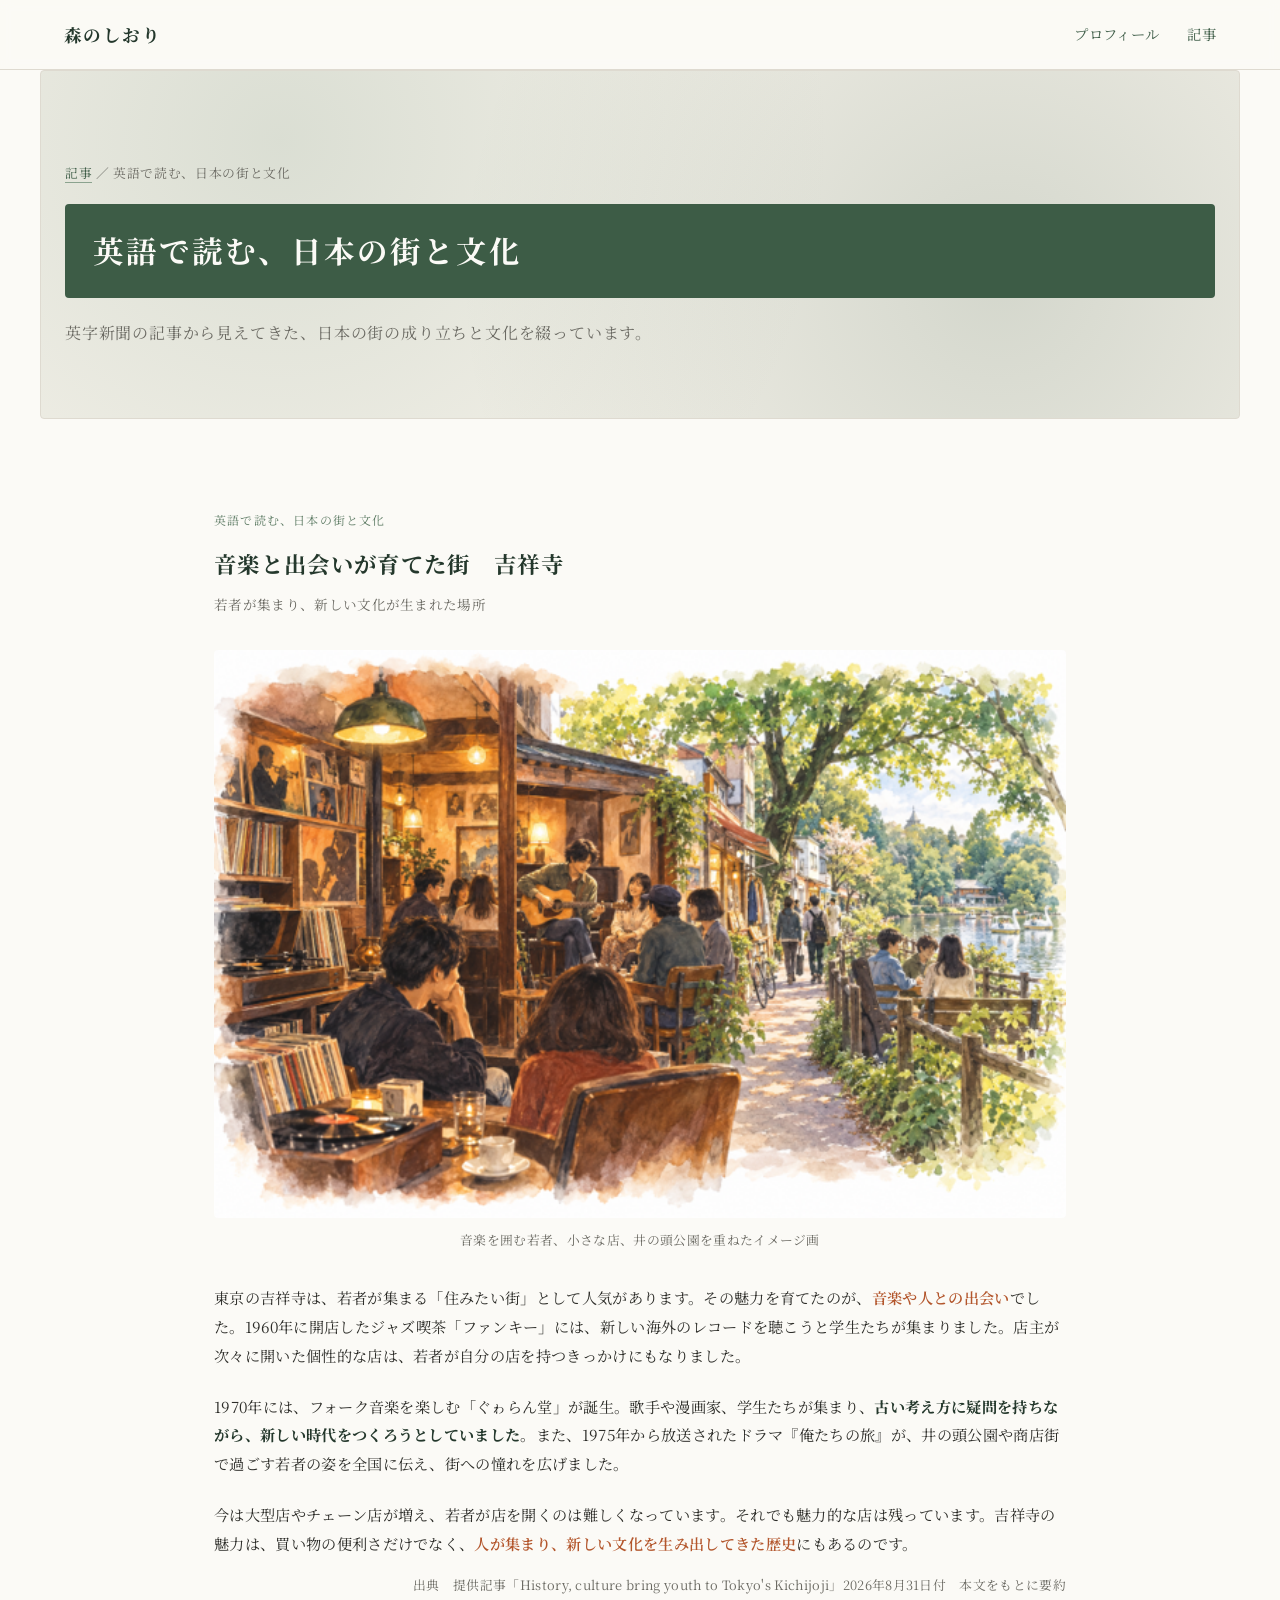
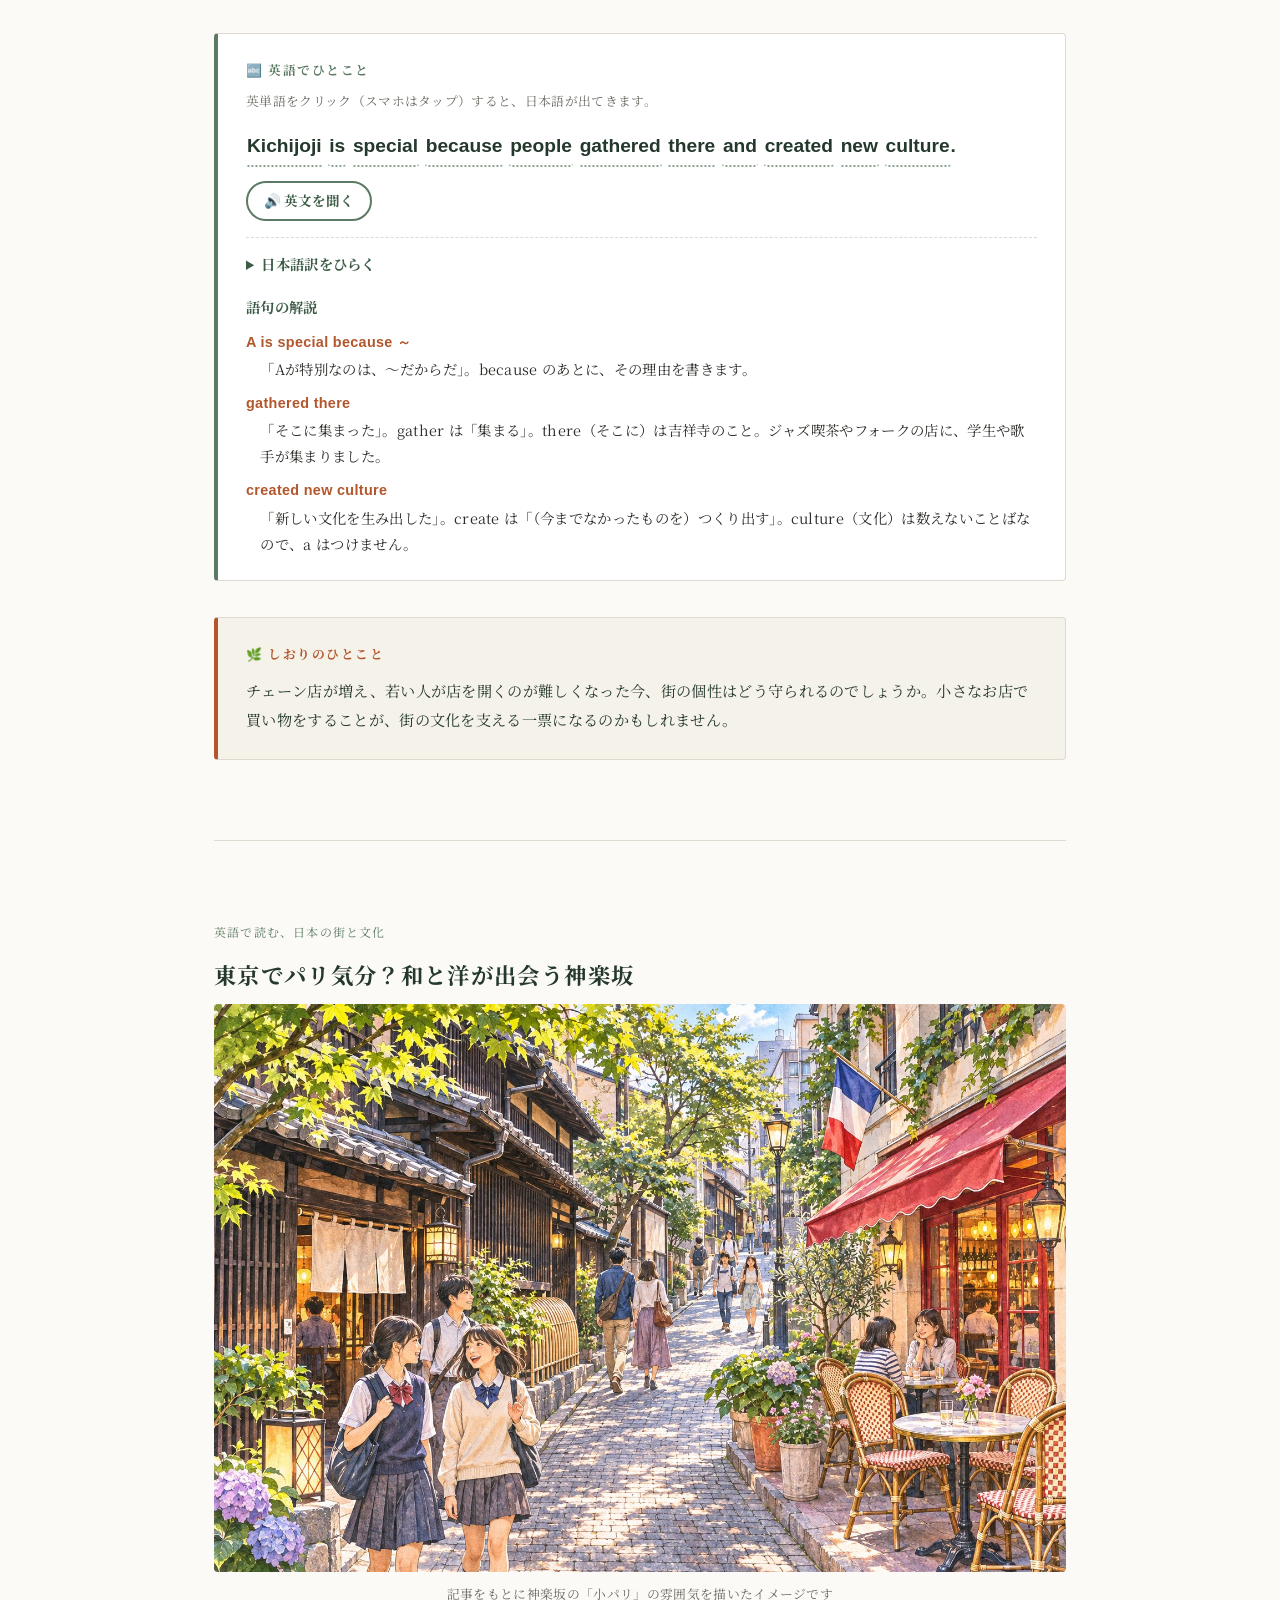
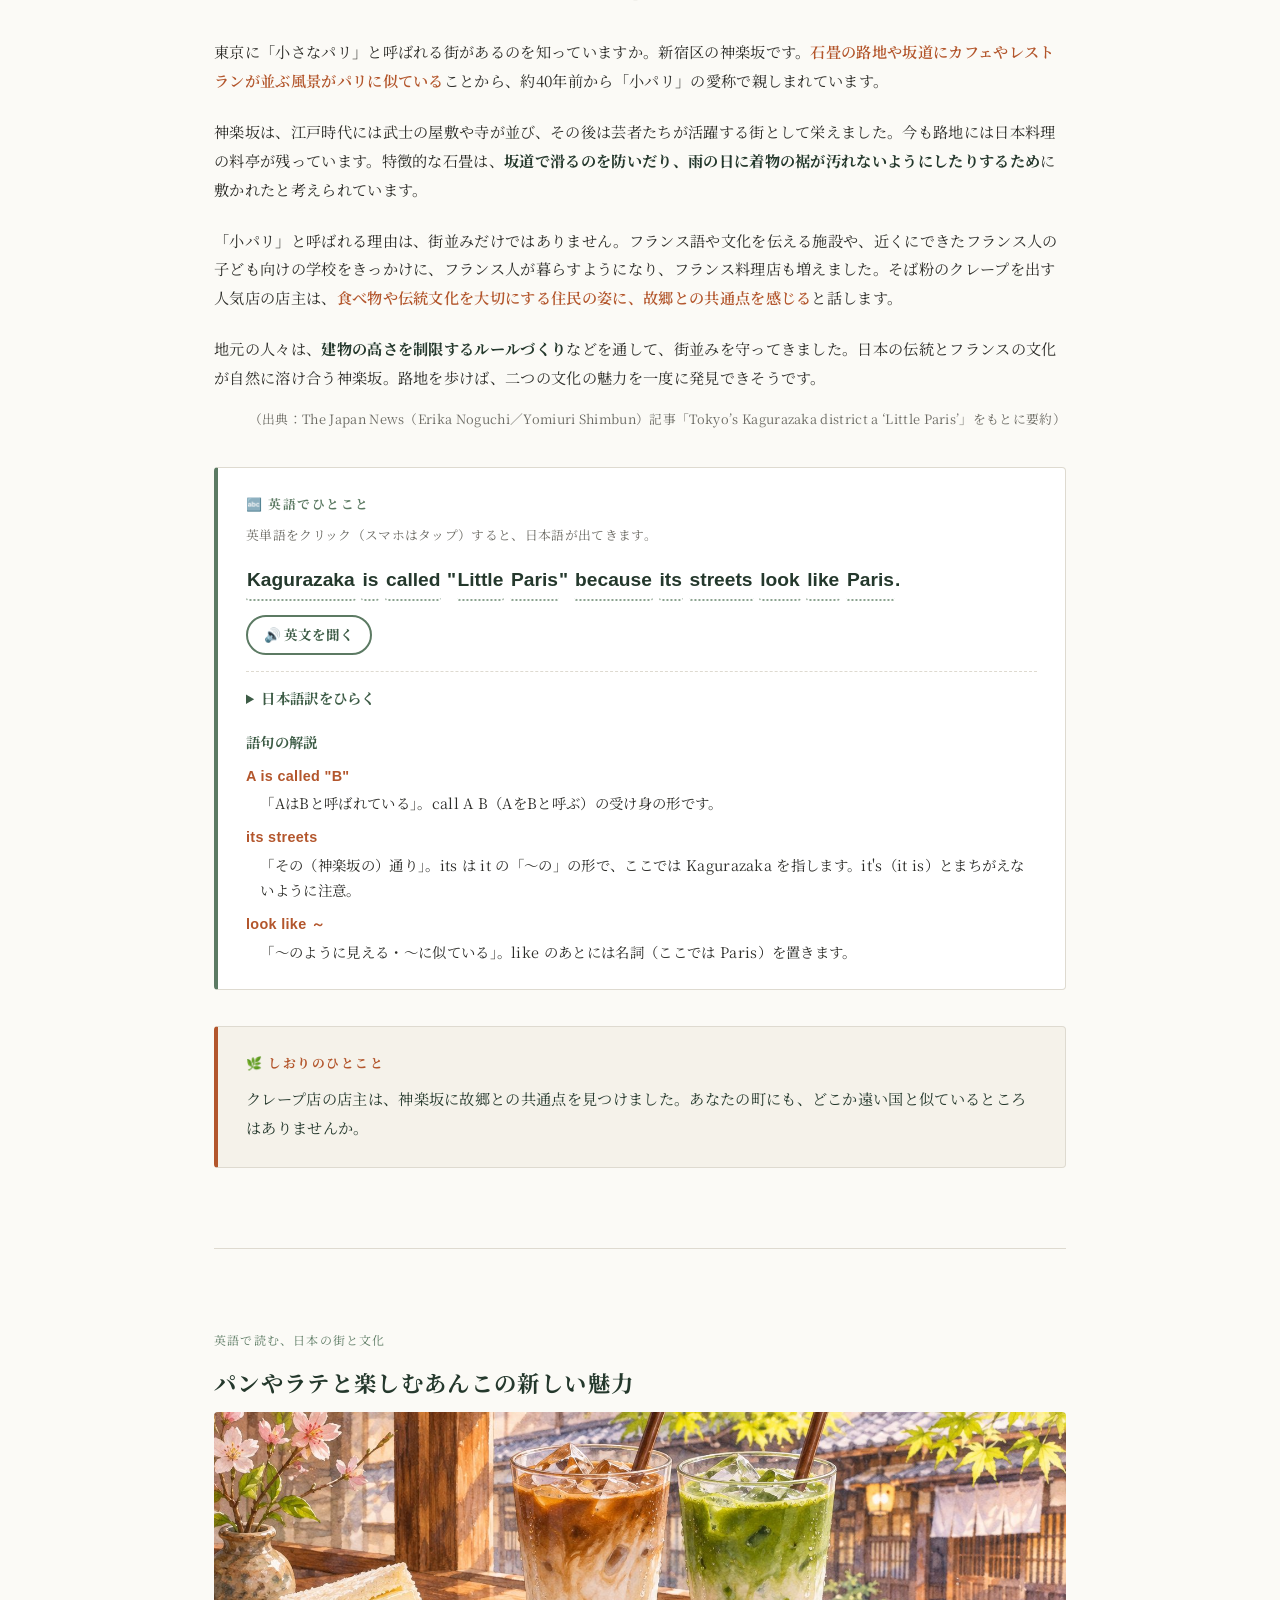
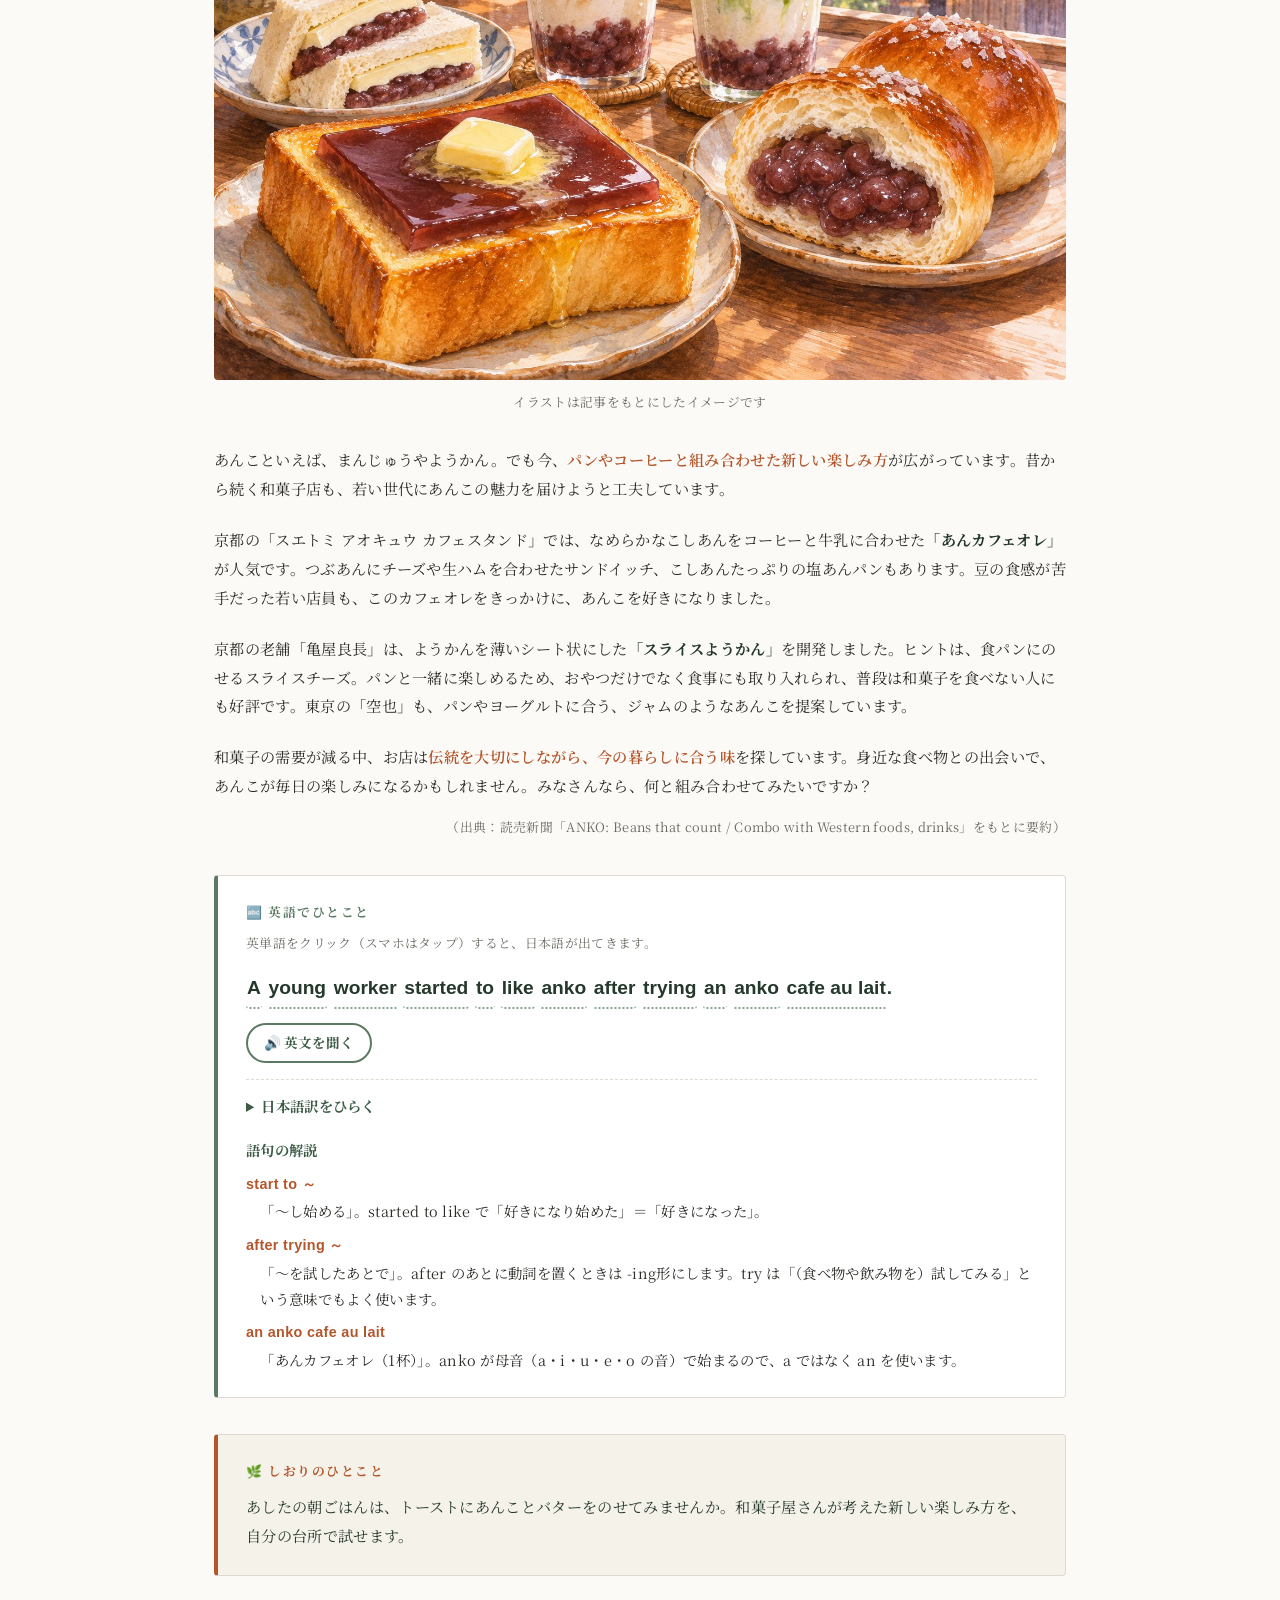
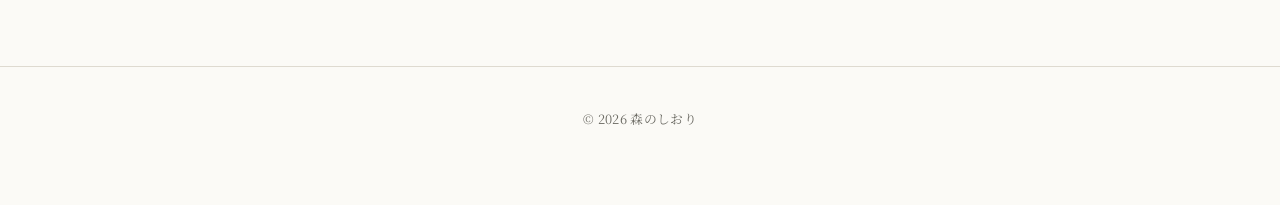
<file: kichijoji.html>
<!DOCTYPE html>
<html lang="ja">
<head>
<meta charset="UTF-8">
<meta name="viewport" content="width=device-width, initial-scale=1.0">
<title>英語で読む、日本の街と文化 | 森のしおり</title>
<link rel="stylesheet" href="style.css">
</head>
<body>

<header class="site-header">
  <div class="header-inner">
    <a class="logo" href="index.html">森のしおり</a>
    <nav>
      <a href="index.html#about">プロフィール</a>
      <a href="index.html#articles">記事</a>
    </nav>
  </div>
</header>

<section class="hero hero-sub">
  <div class="hero-inner">
    <p class="breadcrumb"><a href="index.html#articles">記事</a> ／ 英語で読む、日本の街と文化</p>
    <h1>英語で読む、日本の街と文化</h1>
    <p class="hero-lead">英字新聞の記事から見えてきた、日本の街の成り立ちと文化を綴っています。</p>
  </div>
</section>

<main>

  <section class="post-section">
    <div class="section-inner">

      <article class="post" id="kichijoji">
        <div class="post-header">
          <p class="post-category">英語で読む、日本の街と文化</p>
          <h2>音楽と出会いが育てた街　吉祥寺</h2>
          <p class="post-date">若者が集まり、新しい文化が生まれた場所</p>
        </div>

        <figure class="post-photo">
          <img src="images/kichijoji-illustration.png" alt="ジャズ喫茶と井の頭公園を重ねた吉祥寺のイメージイラスト">
          <figcaption>音楽を囲む若者、小さな店、井の頭公園を重ねたイメージ画</figcaption>
        </figure>

        <div class="post-body">
          <p>東京の吉祥寺は、若者が集まる「住みたい街」として人気があります。その魅力を育てたのが、<span class="accent">音楽や人との出会い</span>でした。1960年に開店したジャズ喫茶「ファンキー」には、新しい海外のレコードを聴こうと学生たちが集まりました。店主が次々に開いた個性的な店は、若者が自分の店を持つきっかけにもなりました。</p>
          <p>1970年には、フォーク音楽を楽しむ「ぐゎらん堂」が誕生。歌手や漫画家、学生たちが集まり、<strong>古い考え方に疑問を持ちながら、新しい時代をつくろうとしていました</strong>。また、1975年から放送されたドラマ『俺たちの旅』が、井の頭公園や商店街で過ごす若者の姿を全国に伝え、街への憧れを広げました。</p>
          <p>今は大型店やチェーン店が増え、若者が店を開くのは難しくなっています。それでも魅力的な店は残っています。吉祥寺の魅力は、買い物の便利さだけでなく、<span class="accent">人が集まり、新しい文化を生み出してきた歴史</span>にもあるのです。</p>
          <p class="source-note">出典　提供記事「History, culture bring youth to Tokyo's Kichijoji」2026年8月31日付　本文をもとに要約</p>
        </div>

        <section class="en-point">
          <p class="en-point-title">🔤 英語でひとこと</p>
          <p class="en-point-hint">英単語をクリック（スマホはタップ）すると、日本語が出てきます。</p>
          <p class="en-sentence"><button class="w" data-ja="吉祥寺（東京の町の名前）">Kichijoji</button> <button class="w" data-ja="〜である（be動詞）">is</button> <button class="w" data-ja="特別な">special</button> <button class="w" data-ja="〜なので・〜だから（理由を表す）">because</button> <button class="w" data-ja="人々">people</button> <button class="w" data-ja="集まった（gather の過去形）">gathered</button> <button class="w" data-ja="そこに">there</button> <button class="w" data-ja="そして">and</button> <button class="w" data-ja="生み出した・つくり出した（create の過去形）">created</button> <button class="w" data-ja="新しい">new</button> <button class="w" data-ja="文化">culture</button>.</p>
          <button type="button" class="en-listen">🔊 英文を聞く</button>
          <details class="en-translation">
            <summary>日本語訳をひらく</summary>
            <p>吉祥寺が特別なのは、人々がそこに集まり、新しい文化を生み出してきたからだ。</p>
          </details>
          <p class="en-words-title">語句の解説</p>
          <dl class="en-words">
            <dt>A is special because ～</dt>
            <dd>「Aが特別なのは、～だからだ」。because のあとに、その理由を書きます。</dd>
            <dt>gathered there</dt>
            <dd>「そこに集まった」。gather は「集まる」。there（そこに）は吉祥寺のこと。ジャズ喫茶やフォークの店に、学生や歌手が集まりました。</dd>
            <dt>created new culture</dt>
            <dd>「新しい文化を生み出した」。create は「（今までなかったものを）つくり出す」。culture（文化）は数えないことばなので、a はつけません。</dd>
          </dl>
        </section>

        <aside class="shiori-note">
          <p class="shiori-note-title">🌿 しおりのひとこと</p>
          <p>チェーン店が増え、若い人が店を開くのが難しくなった今、街の個性はどう守られるのでしょうか。小さなお店で買い物をすることが、街の文化を支える一票になるのかもしれません。</p>
        </aside>
      </article>

      <article class="post" id="kagurazaka">
        <div class="post-header">
          <p class="post-category">英語で読む、日本の街と文化</p>
          <h2>東京でパリ気分？和と洋が出会う神楽坂</h2>
        </div>

        <figure class="post-photo">
          <img src="images/kagurazaka-little-paris.jpg" alt="石畳の坂道の左に和風の料亭、右にフランス風のカフェが並ぶ神楽坂のイメージイラスト">
          <figcaption>記事をもとに神楽坂の「小パリ」の雰囲気を描いたイメージです</figcaption>
        </figure>

        <div class="post-body">
          <p>東京に「小さなパリ」と呼ばれる街があるのを知っていますか。新宿区の神楽坂です。<span class="accent">石畳の路地や坂道にカフェやレストランが並ぶ風景がパリに似ている</span>ことから、約40年前から「小パリ」の愛称で親しまれています。</p>
          <p>神楽坂は、江戸時代には武士の屋敷や寺が並び、その後は芸者たちが活躍する街として栄えました。今も路地には日本料理の料亭が残っています。特徴的な石畳は、<strong>坂道で滑るのを防いだり、雨の日に着物の裾が汚れないようにしたりするため</strong>に敷かれたと考えられています。</p>
          <p>「小パリ」と呼ばれる理由は、街並みだけではありません。フランス語や文化を伝える施設や、近くにできたフランス人の子ども向けの学校をきっかけに、フランス人が暮らすようになり、フランス料理店も増えました。そば粉のクレープを出す人気店の店主は、<span class="accent">食べ物や伝統文化を大切にする住民の姿に、故郷との共通点を感じる</span>と話します。</p>
          <p>地元の人々は、<strong>建物の高さを制限するルールづくり</strong>などを通して、街並みを守ってきました。日本の伝統とフランスの文化が自然に溶け合う神楽坂。路地を歩けば、二つの文化の魅力を一度に発見できそうです。</p>
          <p class="source-note">（出典：The Japan News（Erika Noguchi／Yomiuri Shimbun）記事「Tokyo’s Kagurazaka district a ‘Little Paris’」をもとに要約）</p>
        </div>

        <section class="en-point">
          <p class="en-point-title">🔤 英語でひとこと</p>
          <p class="en-point-hint">英単語をクリック（スマホはタップ）すると、日本語が出てきます。</p>
          <p class="en-sentence"><button class="w" data-ja="神楽坂（東京・新宿区の街の名前）">Kagurazaka</button> <button class="w" data-ja="〜される（be動詞。is called で「〜と呼ばれる」）">is</button> <button class="w" data-ja="呼ばれる（call の過去分詞）">called</button> "<button class="w" data-ja="小さな">Little</button> <button class="w" data-ja="パリ（フランスの首都）">Paris</button>" <button class="w" data-ja="〜なので・〜だから（理由を表す）">because</button> <button class="w" data-ja="その（神楽坂の）">its</button> <button class="w" data-ja="通り・街並み（street の複数形）">streets</button> <button class="w" data-ja="〜のように見える（look like 〜）">look</button> <button class="w" data-ja="〜のように・〜に似て">like</button> <button class="w" data-ja="パリ">Paris</button>.</p>
          <button type="button" class="en-listen">🔊 英文を聞く</button>
          <details class="en-translation">
            <summary>日本語訳をひらく</summary>
            <p>神楽坂は、街並みがパリに似ているので「小パリ」と呼ばれている。</p>
          </details>
          <p class="en-words-title">語句の解説</p>
          <dl class="en-words">
            <dt>A is called "B"</dt>
            <dd>「AはBと呼ばれている」。call A B（AをBと呼ぶ）の受け身の形です。</dd>
            <dt>its streets</dt>
            <dd>「その（神楽坂の）通り」。its は it の「～の」の形で、ここでは Kagurazaka を指します。it's（it is）とまちがえないように注意。</dd>
            <dt>look like ～</dt>
            <dd>「～のように見える・～に似ている」。like のあとには名詞（ここでは Paris）を置きます。</dd>
          </dl>
        </section>

        <aside class="shiori-note">
          <p class="shiori-note-title">🌿 しおりのひとこと</p>
          <p>クレープ店の店主は、神楽坂に故郷との共通点を見つけました。あなたの町にも、どこか遠い国と似ているところはありませんか。</p>
        </aside>
      </article>

      <article class="post" id="anko">
        <div class="post-header">
          <p class="post-category">英語で読む、日本の街と文化</p>
          <h2>パンやラテと楽しむあんこの新しい魅力</h2>
        </div>

        <figure class="post-photo">
          <img src="images/anko-new-style.jpg" alt="ようかんをのせたトースト、あんこのサンドイッチ、あんこ入りのラテ、塩あんパンが並ぶイラスト">
          <figcaption>イラストは記事をもとにしたイメージです</figcaption>
        </figure>

        <div class="post-body">
          <p>あんこといえば、まんじゅうやようかん。でも今、<span class="accent">パンやコーヒーと組み合わせた新しい楽しみ方</span>が広がっています。昔から続く和菓子店も、若い世代にあんこの魅力を届けようと工夫しています。</p>
          <p>京都の「スエトミ アオキュウ カフェスタンド」では、なめらかなこしあんをコーヒーと牛乳に合わせた<strong>「あんカフェオレ」</strong>が人気です。つぶあんにチーズや生ハムを合わせたサンドイッチ、こしあんたっぷりの塩あんパンもあります。豆の食感が苦手だった若い店員も、このカフェオレをきっかけに、あんこを好きになりました。</p>
          <p>京都の老舗「亀屋良長」は、ようかんを薄いシート状にした<strong>「スライスようかん」</strong>を開発しました。ヒントは、食パンにのせるスライスチーズ。パンと一緒に楽しめるため、おやつだけでなく食事にも取り入れられ、普段は和菓子を食べない人にも好評です。東京の「空也」も、パンやヨーグルトに合う、ジャムのようなあんこを提案しています。</p>
          <p>和菓子の需要が減る中、お店は<span class="accent">伝統を大切にしながら、今の暮らしに合う味</span>を探しています。身近な食べ物との出会いで、あんこが毎日の楽しみになるかもしれません。みなさんなら、何と組み合わせてみたいですか？</p>
          <p class="source-note">（出典：読売新聞「ANKO: Beans that count / Combo with Western foods, drinks」をもとに要約）</p>
        </div>

        <section class="en-point">
          <p class="en-point-title">🔤 英語でひとこと</p>
          <p class="en-point-hint">英単語をクリック（スマホはタップ）すると、日本語が出てきます。</p>
          <p class="en-sentence"><button class="w" data-ja="1人の">A</button> <button class="w" data-ja="若い">young</button> <button class="w" data-ja="働く人・店員">worker</button> <button class="w" data-ja="〜し始めた（start の過去形）">started</button> <button class="w" data-ja="〜すること（to + 動詞）">to</button> <button class="w" data-ja="好きになる・好む">like</button> <button class="w" data-ja="あんこ">anko</button> <button class="w" data-ja="〜のあとで">after</button> <button class="w" data-ja="試すこと（try の -ing形）">trying</button> <button class="w" data-ja="1つの">an</button> <button class="w" data-ja="あんこ">anko</button> <button class="w" data-ja="カフェオレ（フランス語から：cafe＝コーヒー、au lait＝牛乳入りの）">cafe au lait</button>.</p>
          <button type="button" class="en-listen">🔊 英文を聞く</button>
          <details class="en-translation">
            <summary>日本語訳をひらく</summary>
            <p>若い店員は、あんカフェオレを飲んでから、あんこを好きになった。</p>
          </details>
          <p class="en-words-title">語句の解説</p>
          <dl class="en-words">
            <dt>start to ～</dt>
            <dd>「～し始める」。started to like で「好きになり始めた」＝「好きになった」。</dd>
            <dt>after trying ～</dt>
            <dd>「～を試したあとで」。after のあとに動詞を置くときは -ing形にします。try は「（食べ物や飲み物を）試してみる」という意味でもよく使います。</dd>
            <dt>an anko cafe au lait</dt>
            <dd>「あんカフェオレ（1杯）」。anko が母音（a・i・u・e・o の音）で始まるので、a ではなく an を使います。</dd>
          </dl>
        </section>

        <aside class="shiori-note">
          <p class="shiori-note-title">🌿 しおりのひとこと</p>
          <p>あしたの朝ごはんは、トーストにあんことバターをのせてみませんか。和菓子屋さんが考えた新しい楽しみ方を、自分の台所で試せます。</p>
        </aside>
      </article>

    </div>
  </section>

</main>

<footer class="site-footer">
  <p>&copy; 2026 森のしおり</p>
</footer>

<script src="en-point.js"></script>
</body>
</html>
</file>
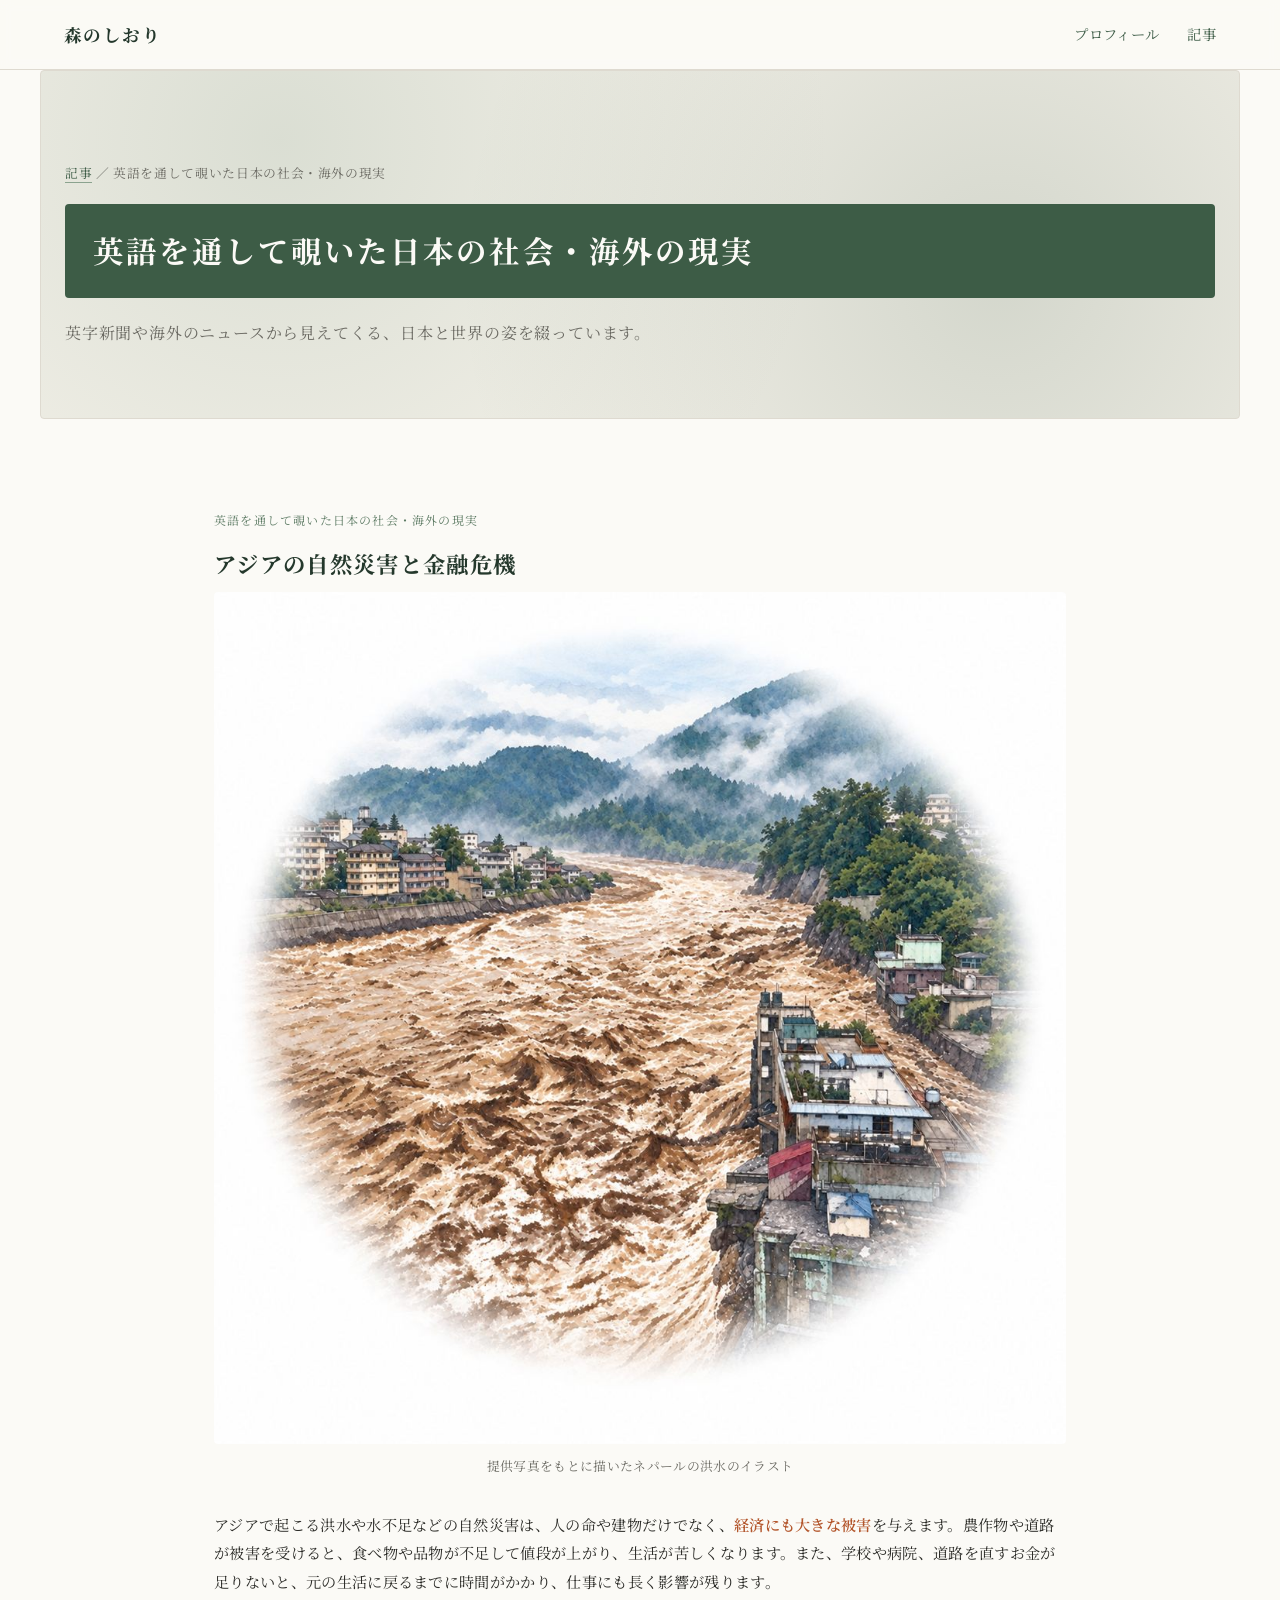
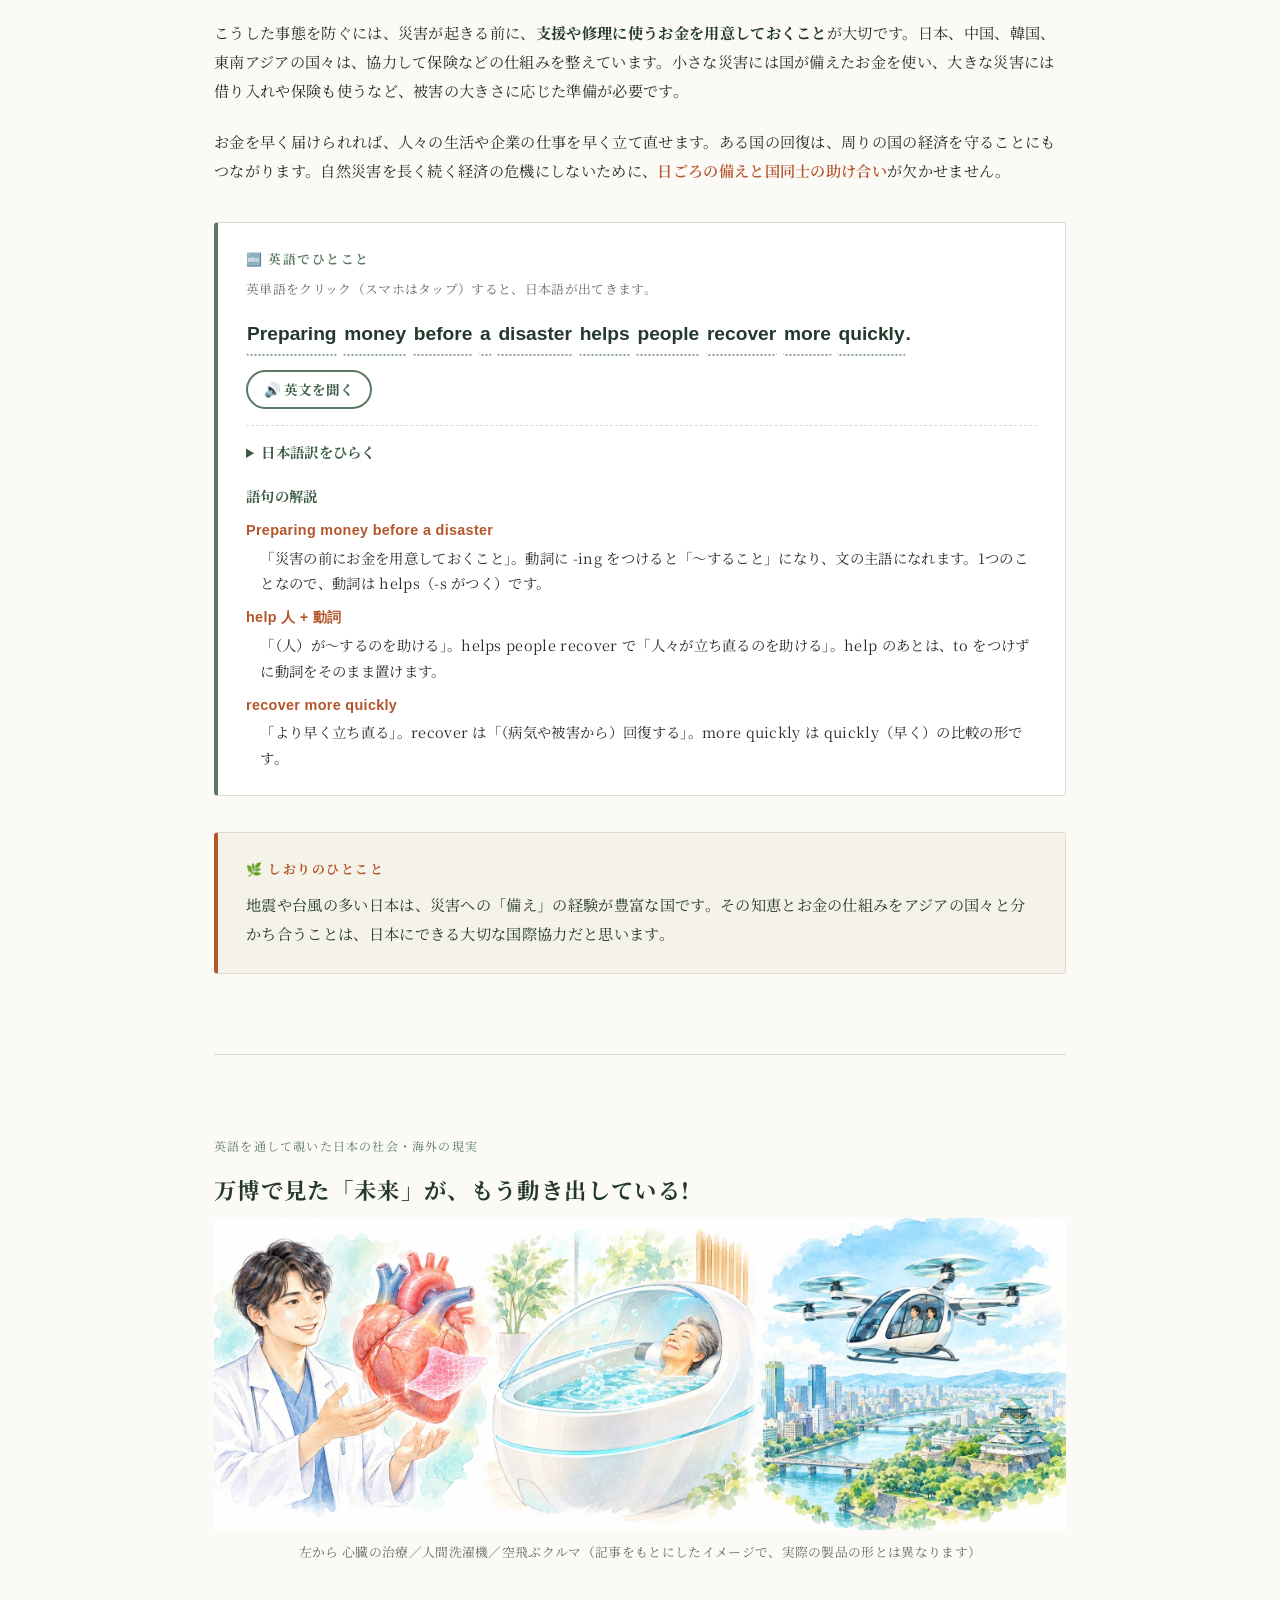
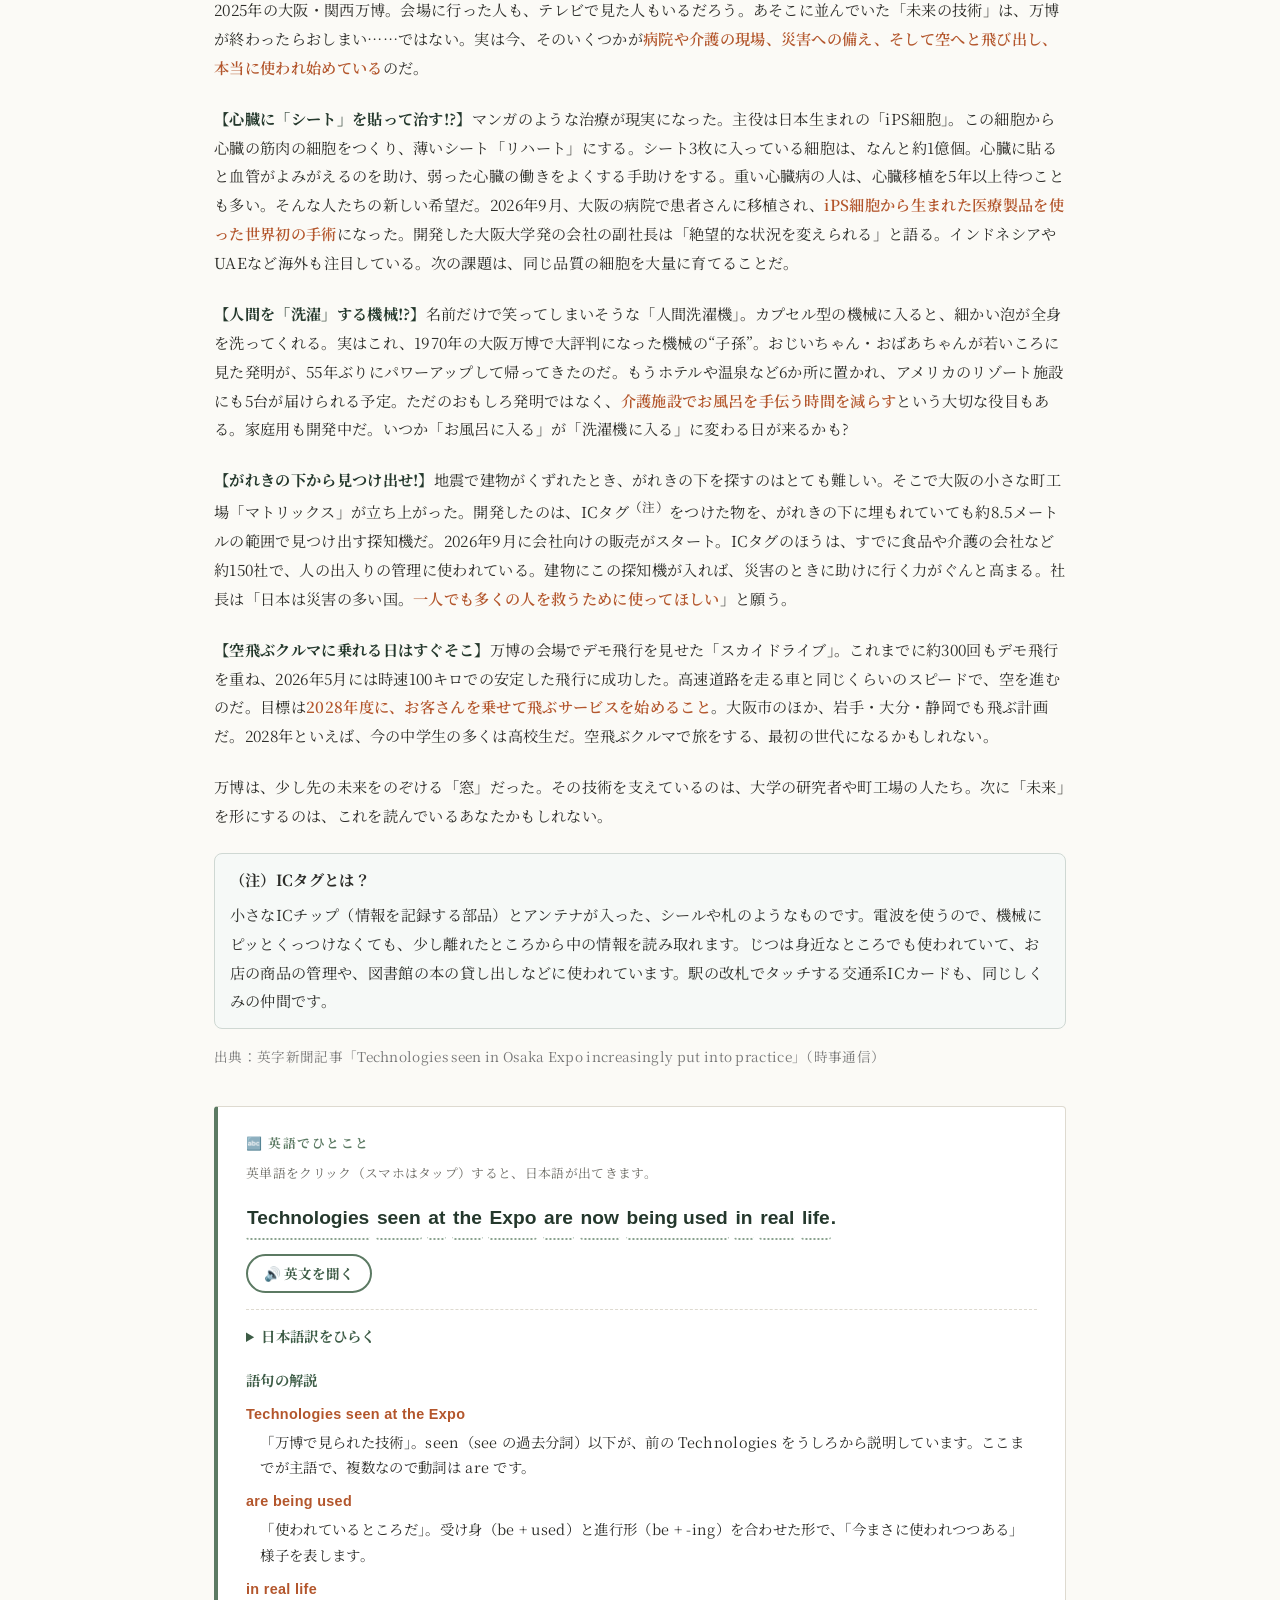
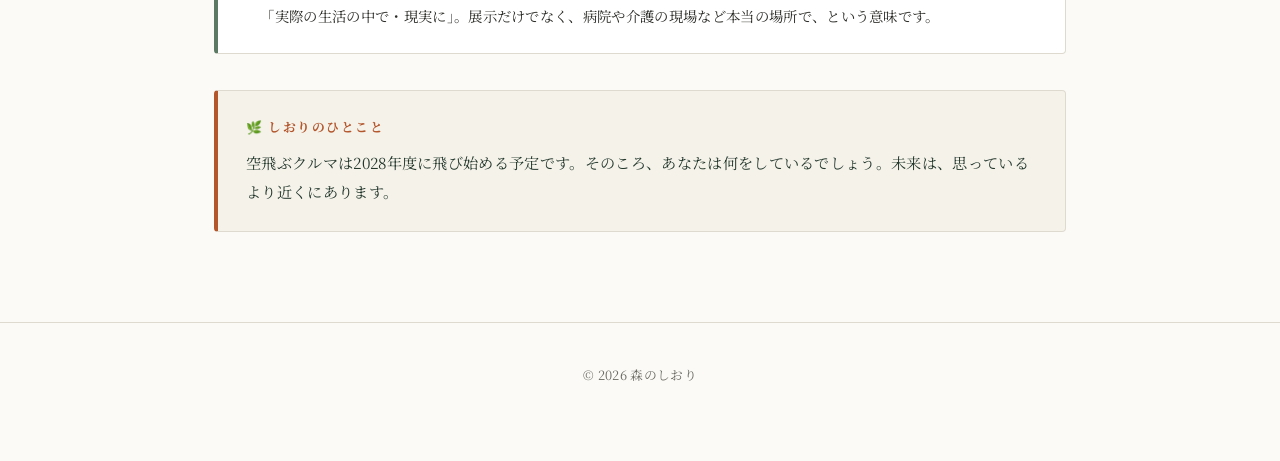
<file: society.html>
<!DOCTYPE html>
<html lang="ja">
<head>
<meta charset="UTF-8">
<meta name="viewport" content="width=device-width, initial-scale=1.0">
<title>英語を通して覗いた日本の社会・海外の現実 | 森のしおり</title>
<link rel="stylesheet" href="style.css">
</head>
<body>

<header class="site-header">
  <div class="header-inner">
    <a class="logo" href="index.html">森のしおり</a>
    <nav>
      <a href="index.html#about">プロフィール</a>
      <a href="index.html#articles">記事</a>
    </nav>
  </div>
</header>

<section class="hero hero-sub">
  <div class="hero-inner">
    <p class="breadcrumb"><a href="index.html#articles">記事</a> ／ 英語を通して覗いた日本の社会・海外の現実</p>
    <h1>英語を通して覗いた日本の社会・海外の現実</h1>
    <p class="hero-lead">英字新聞や海外のニュースから見えてくる、日本と世界の姿を綴っています。</p>
  </div>
</section>

<main>

  <section class="post-section">
    <div class="section-inner">

      <article class="post" id="asia-disaster">
        <div class="post-header">
          <p class="post-category">英語を通して覗いた日本の社会・海外の現実</p>
          <h2>アジアの自然災害と金融危機</h2>
        </div>

        <figure class="post-photo">
          <img src="images/nepal-flood.jpg" alt="提供写真をもとに描いたネパールの洪水のイラスト">
          <figcaption>提供写真をもとに描いたネパールの洪水のイラスト</figcaption>
        </figure>

        <div class="post-body">
          <p>アジアで起こる洪水や水不足などの自然災害は、人の命や建物だけでなく、<span class="accent">経済にも大きな被害</span>を与えます。農作物や道路が被害を受けると、食べ物や品物が不足して値段が上がり、生活が苦しくなります。また、学校や病院、道路を直すお金が足りないと、元の生活に戻るまでに時間がかかり、仕事にも長く影響が残ります。</p>
          <p>こうした事態を防ぐには、災害が起きる前に、<strong>支援や修理に使うお金を用意しておくこと</strong>が大切です。日本、中国、韓国、東南アジアの国々は、協力して保険などの仕組みを整えています。小さな災害には国が備えたお金を使い、大きな災害には借り入れや保険も使うなど、被害の大きさに応じた準備が必要です。</p>
          <p>お金を早く届けられれば、人々の生活や企業の仕事を早く立て直せます。ある国の回復は、周りの国の経済を守ることにもつながります。自然災害を長く続く経済の危機にしないために、<span class="accent">日ごろの備えと国同士の助け合い</span>が欠かせません。</p>
        </div>

        <section class="en-point">
          <p class="en-point-title">🔤 英語でひとこと</p>
          <p class="en-point-hint">英単語をクリック（スマホはタップ）すると、日本語が出てきます。</p>
          <p class="en-sentence"><button class="w" data-ja="用意すること・準備すること（prepare の -ing形）">Preparing</button> <button class="w" data-ja="お金">money</button> <button class="w" data-ja="〜の前に">before</button> <button class="w" data-ja="1つの">a</button> <button class="w" data-ja="災害">disaster</button> <button class="w" data-ja="助ける（help 人 + 動詞で「人が〜するのを助ける」）">helps</button> <button class="w" data-ja="人々">people</button> <button class="w" data-ja="立ち直る・回復する">recover</button> <button class="w" data-ja="もっと">more</button> <button class="w" data-ja="早く・すばやく">quickly</button>.</p>
          <button type="button" class="en-listen">🔊 英文を聞く</button>
          <details class="en-translation">
            <summary>日本語訳をひらく</summary>
            <p>災害の前にお金を用意しておくと、人々はより早く立ち直ることができる。</p>
          </details>
          <p class="en-words-title">語句の解説</p>
          <dl class="en-words">
            <dt>Preparing money before a disaster</dt>
            <dd>「災害の前にお金を用意しておくこと」。動詞に -ing をつけると「～すること」になり、文の主語になれます。1つのことなので、動詞は helps（-s がつく）です。</dd>
            <dt>help 人 + 動詞</dt>
            <dd>「（人）が～するのを助ける」。helps people recover で「人々が立ち直るのを助ける」。help のあとは、to をつけずに動詞をそのまま置けます。</dd>
            <dt>recover more quickly</dt>
            <dd>「より早く立ち直る」。recover は「（病気や被害から）回復する」。more quickly は quickly（早く）の比較の形です。</dd>
          </dl>
        </section>

        <aside class="shiori-note">
          <p class="shiori-note-title">🌿 しおりのひとこと</p>
          <p>地震や台風の多い日本は、災害への「備え」の経験が豊富な国です。その知恵とお金の仕組みをアジアの国々と分かち合うことは、日本にできる大切な国際協力だと思います。</p>
        </aside>
      </article>

      <article class="post" id="osaka-expo">
        <div class="post-header">
          <p class="post-category">英語を通して覗いた日本の社会・海外の現実</p>
          <h2>万博で見た「未来」が、もう動き出している!</h2>
        </div>

        <figure class="post-photo">
          <img src="images/osaka-expo-tech.jpg" alt="iPS細胞の心臓シート、人間洗濯機、空飛ぶクルマのイメージイラスト">
          <figcaption>左から 心臓の治療／人間洗濯機／空飛ぶクルマ（記事をもとにしたイメージで、実際の製品の形とは異なります）</figcaption>
        </figure>

        <div class="post-body">
          <p>2025年の大阪・関西万博。会場に行った人も、テレビで見た人もいるだろう。あそこに並んでいた「未来の技術」は、万博が終わったらおしまい……ではない。実は今、そのいくつかが<span class="accent">病院や介護の現場、災害への備え、そして空へと飛び出し、本当に使われ始めている</span>のだ。</p>
          <p><strong>【心臓に「シート」を貼って治す!?】</strong>マンガのような治療が現実になった。主役は日本生まれの「iPS細胞」。この細胞から心臓の筋肉の細胞をつくり、薄いシート「リハート」にする。シート3枚に入っている細胞は、なんと約1億個。心臓に貼ると血管がよみがえるのを助け、弱った心臓の働きをよくする手助けをする。重い心臓病の人は、心臓移植を5年以上待つことも多い。そんな人たちの新しい希望だ。2026年9月、大阪の病院で患者さんに移植され、<span class="accent">iPS細胞から生まれた医療製品を使った世界初の手術</span>になった。開発した大阪大学発の会社の副社長は「絶望的な状況を変えられる」と語る。インドネシアやUAEなど海外も注目している。次の課題は、同じ品質の細胞を大量に育てることだ。</p>
          <p><strong>【人間を「洗濯」する機械!?】</strong>名前だけで笑ってしまいそうな「人間洗濯機」。カプセル型の機械に入ると、細かい泡が全身を洗ってくれる。実はこれ、1970年の大阪万博で大評判になった機械の“子孫”。おじいちゃん・おばあちゃんが若いころに見た発明が、55年ぶりにパワーアップして帰ってきたのだ。もうホテルや温泉など6か所に置かれ、アメリカのリゾート施設にも5台が届けられる予定。ただのおもしろ発明ではなく、<span class="accent">介護施設でお風呂を手伝う時間を減らす</span>という大切な役目もある。家庭用も開発中だ。いつか「お風呂に入る」が「洗濯機に入る」に変わる日が来るかも?</p>
          <p><strong>【がれきの下から見つけ出せ!】</strong>地震で建物がくずれたとき、がれきの下を探すのはとても難しい。そこで大阪の小さな町工場「マトリックス」が立ち上がった。開発したのは、ICタグ<sup>（注）</sup>をつけた物を、がれきの下に埋もれていても約8.5メートルの範囲で見つけ出す探知機だ。2026年9月に会社向けの販売がスタート。ICタグのほうは、すでに食品や介護の会社など約150社で、人の出入りの管理に使われている。建物にこの探知機が入れば、災害のときに助けに行く力がぐんと高まる。社長は「日本は災害の多い国。<span class="accent">一人でも多くの人を救うために使ってほしい</span>」と願う。</p>
          <p><strong>【空飛ぶクルマに乗れる日はすぐそこ】</strong>万博の会場でデモ飛行を見せた「スカイドライブ」。これまでに約300回もデモ飛行を重ね、2026年5月には時速100キロでの安定した飛行に成功した。高速道路を走る車と同じくらいのスピードで、空を進むのだ。目標は<span class="accent">2028年度に、お客さんを乗せて飛ぶサービスを始めること</span>。大阪市のほか、岩手・大分・静岡でも飛ぶ計画だ。2028年といえば、今の中学生の多くは高校生だ。空飛ぶクルマで旅をする、最初の世代になるかもしれない。</p>
          <p>万博は、少し先の未来をのぞける「窓」だった。その技術を支えているのは、大学の研究者や町工場の人たち。次に「未来」を形にするのは、これを読んでいるあなたかもしれない。</p>
          <div style="margin:1.5em 0 1em; padding:0.8em 1em; border:1px solid #cfd8d3; border-radius:8px; background:#f6f9f7; font-size:0.92em;">
            <p style="margin:0 0 0.4em; font-weight:bold;">（注）ICタグとは？</p>
            <p style="margin:0;">小さなICチップ（情報を記録する部品）とアンテナが入った、シールや札のようなものです。電波を使うので、機械にピッとくっつけなくても、少し離れたところから中の情報を読み取れます。じつは身近なところでも使われていて、お店の商品の管理や、図書館の本の貸し出しなどに使われています。駅の改札でタッチする交通系ICカードも、同じしくみの仲間です。</p>
          </div>
          <p style="font-size:0.85em; color:#777;">出典：英字新聞記事「Technologies seen in Osaka Expo increasingly put into practice」（時事通信）</p>
        </div>

        <section class="en-point">
          <p class="en-point-title">🔤 英語でひとこと</p>
          <p class="en-point-hint">英単語をクリック（スマホはタップ）すると、日本語が出てきます。</p>
          <p class="en-sentence"><button class="w" data-ja="技術（technology の複数形）">Technologies</button> <button class="w" data-ja="見られた（see の過去分詞。前の Technologies を説明する）">seen</button> <button class="w" data-ja="〜で（場所）">at</button> <button class="w" data-ja="その">the</button> <button class="w" data-ja="万博・博覧会">Expo</button> <button class="w" data-ja="〜である（be動詞）">are</button> <button class="w" data-ja="今">now</button> <button class="w" data-ja="使われているところだ（be being used で「使われつつある」）">being used</button> <button class="w" data-ja="〜の中で">in</button> <button class="w" data-ja="実際の・本当の">real</button> <button class="w" data-ja="生活">life</button>.</p>
          <button type="button" class="en-listen">🔊 英文を聞く</button>
          <details class="en-translation">
            <summary>日本語訳をひらく</summary>
            <p>万博で見た技術が、今、実際の生活の中で使われ始めている。</p>
          </details>
          <p class="en-words-title">語句の解説</p>
          <dl class="en-words">
            <dt>Technologies seen at the Expo</dt>
            <dd>「万博で見られた技術」。seen（see の過去分詞）以下が、前の Technologies をうしろから説明しています。ここまでが主語で、複数なので動詞は are です。</dd>
            <dt>are being used</dt>
            <dd>「使われているところだ」。受け身（be + used）と進行形（be + -ing）を合わせた形で、「今まさに使われつつある」様子を表します。</dd>
            <dt>in real life</dt>
            <dd>「実際の生活の中で・現実に」。展示だけでなく、病院や介護の現場など本当の場所で、という意味です。</dd>
          </dl>
        </section>

        <aside class="shiori-note">
          <p class="shiori-note-title">🌿 しおりのひとこと</p>
          <p>空飛ぶクルマは2028年度に飛び始める予定です。そのころ、あなたは何をしているでしょう。未来は、思っているより近くにあります。</p>
        </aside>
      </article>

    </div>
  </section>

</main>

<footer class="site-footer">
  <p>&copy; 2026 森のしおり</p>
</footer>

<script src="en-point.js"></script>
</body>
</html>
</file>
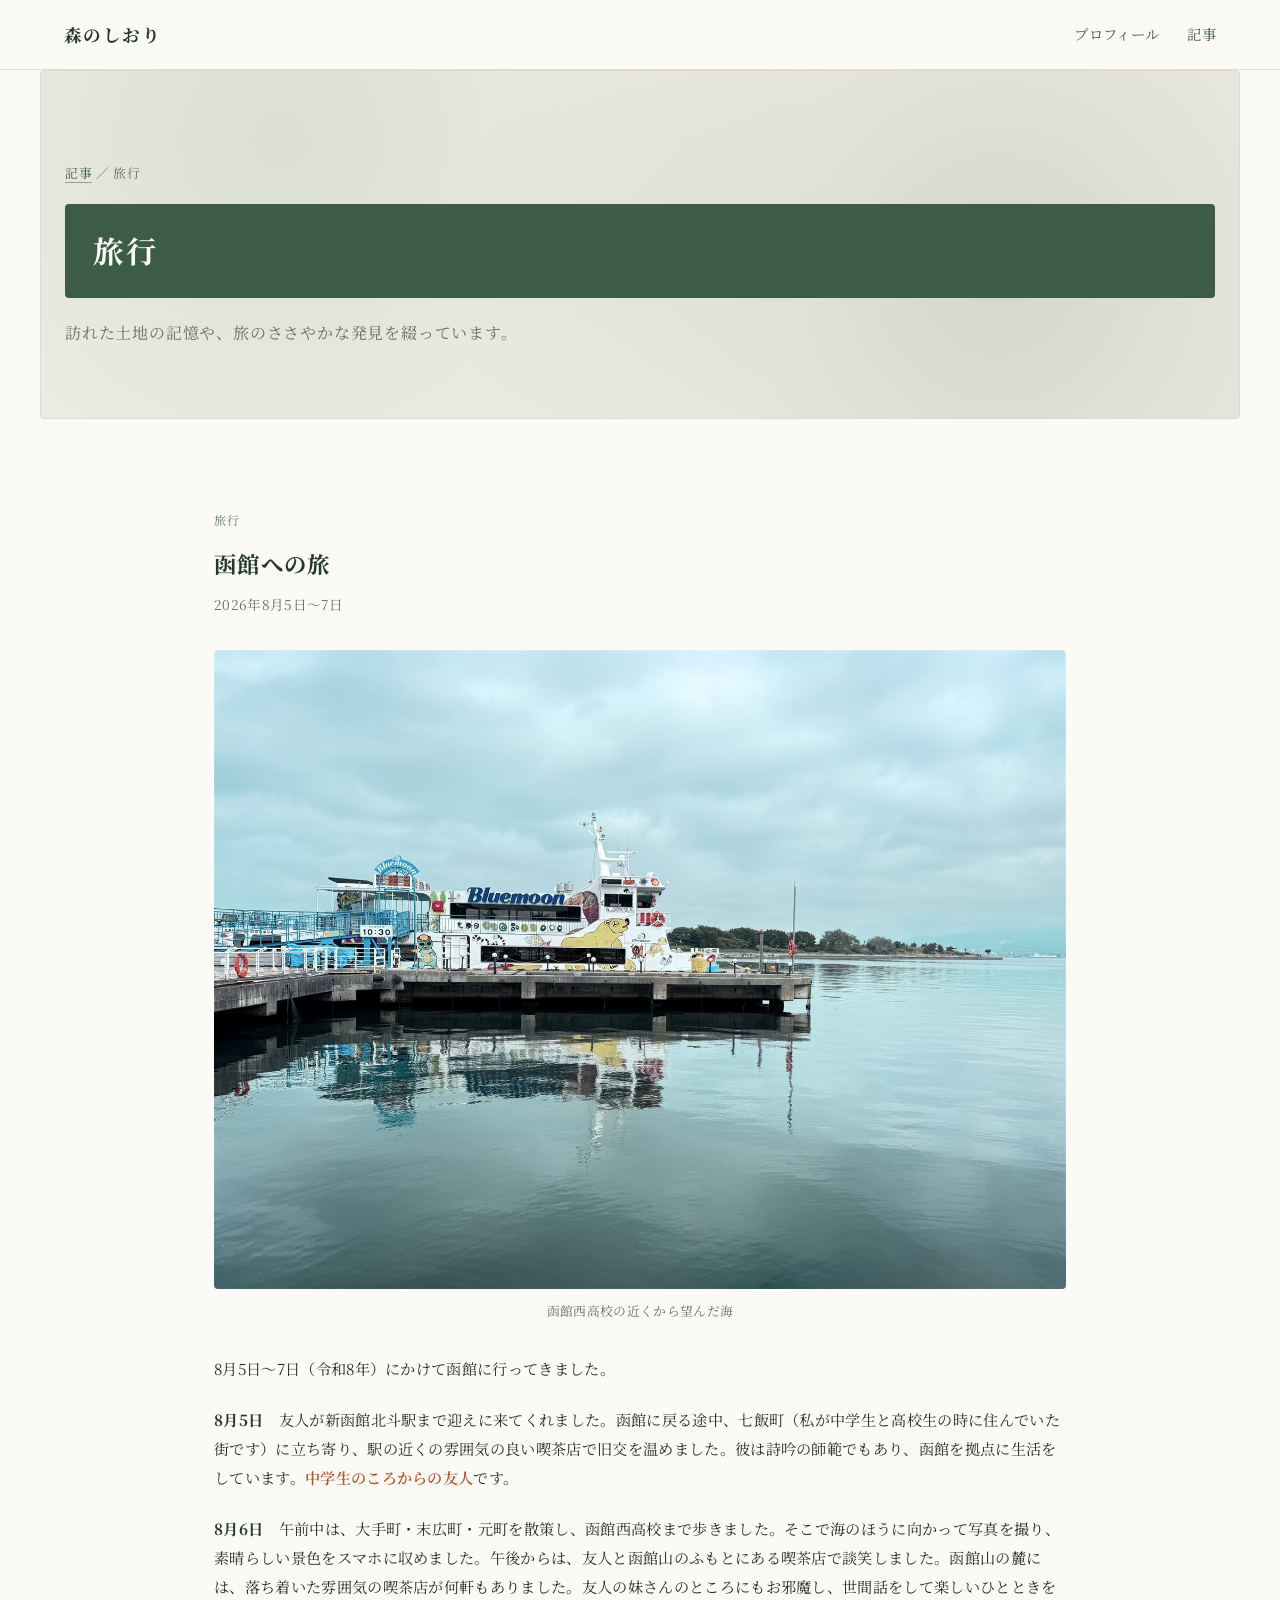
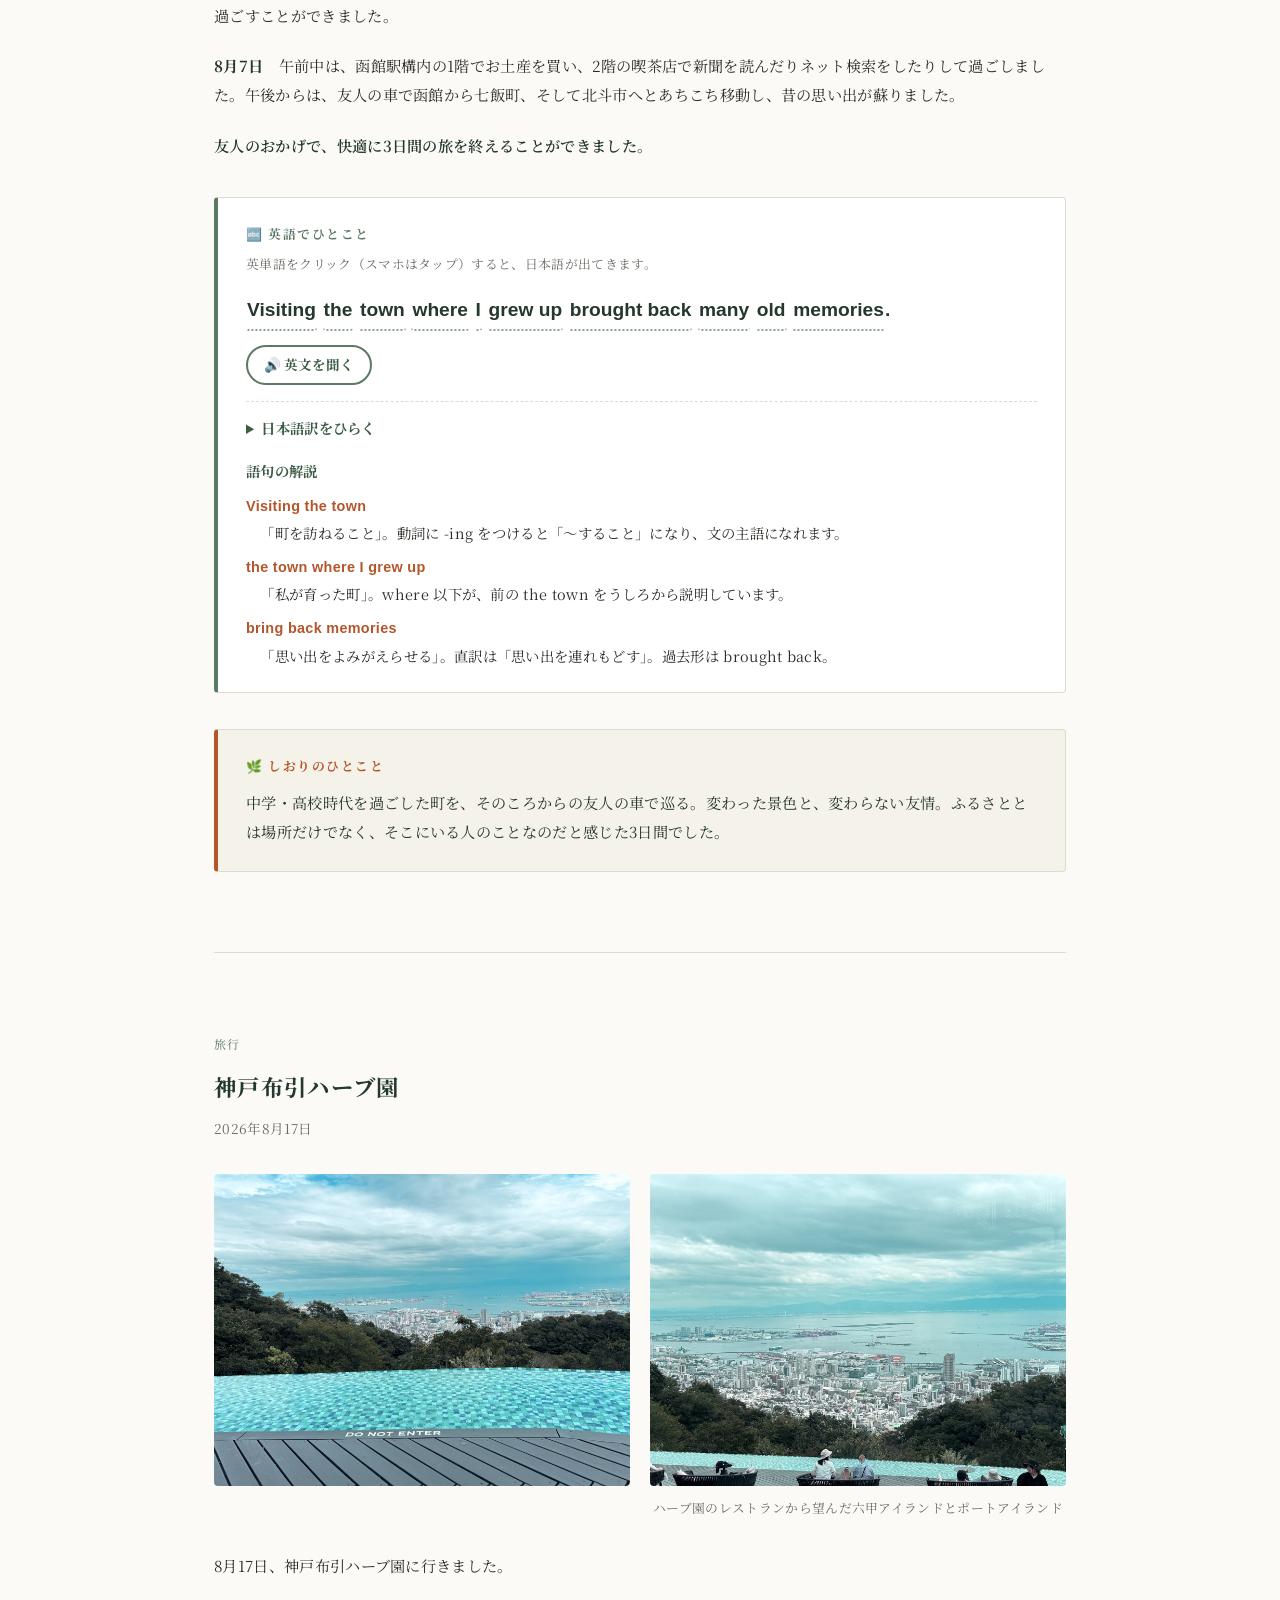
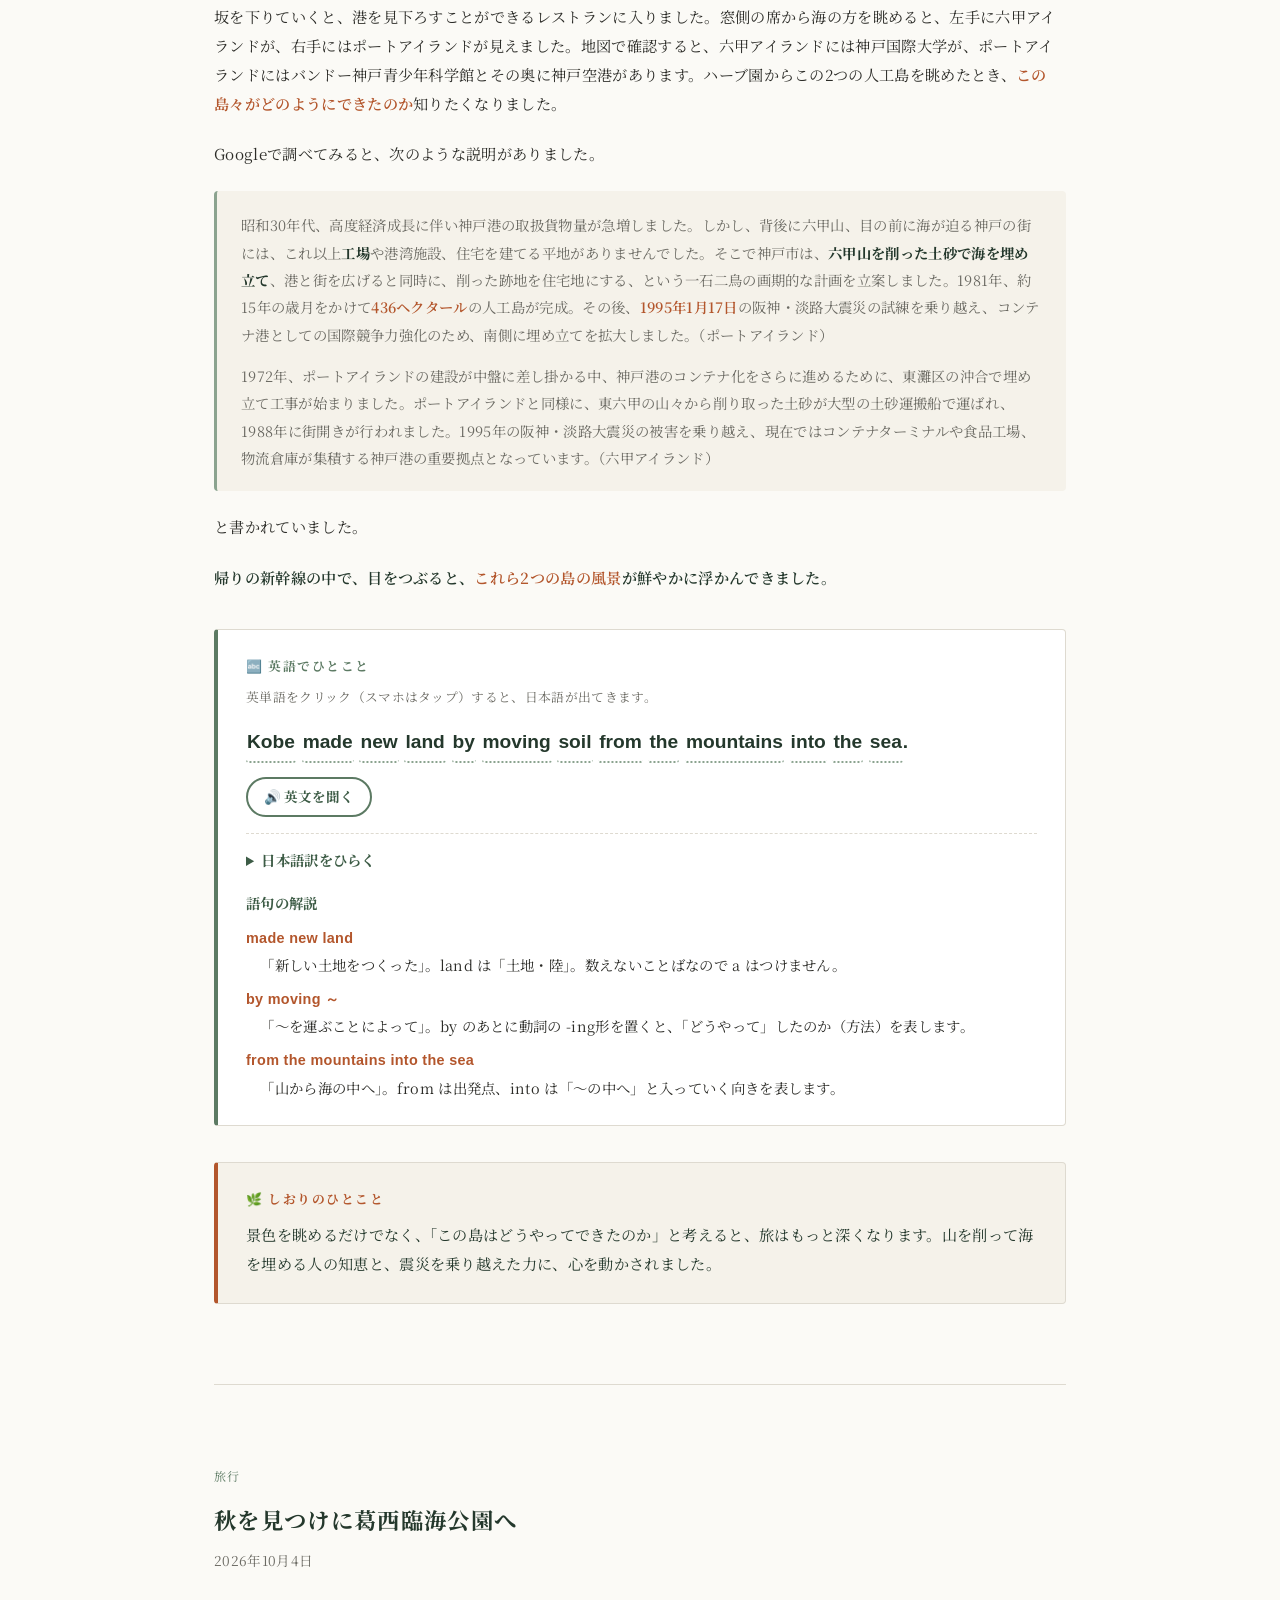
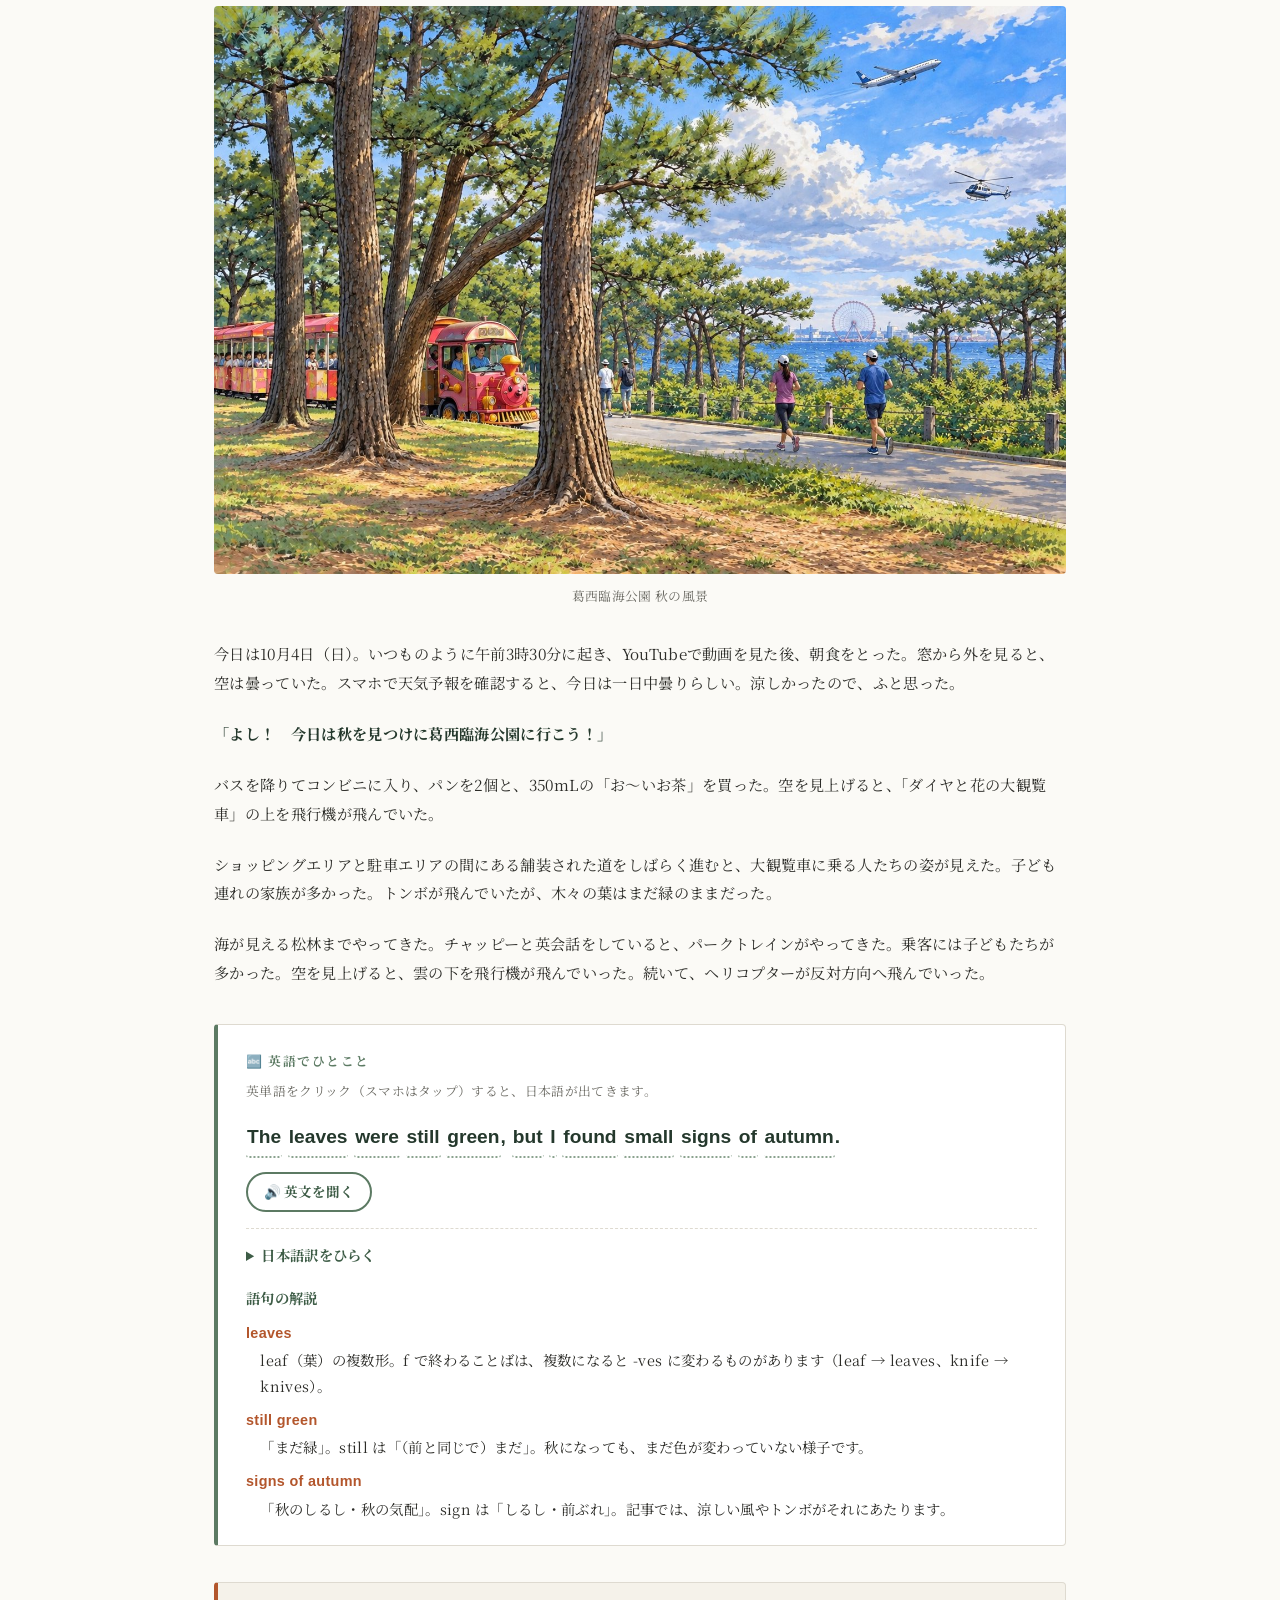
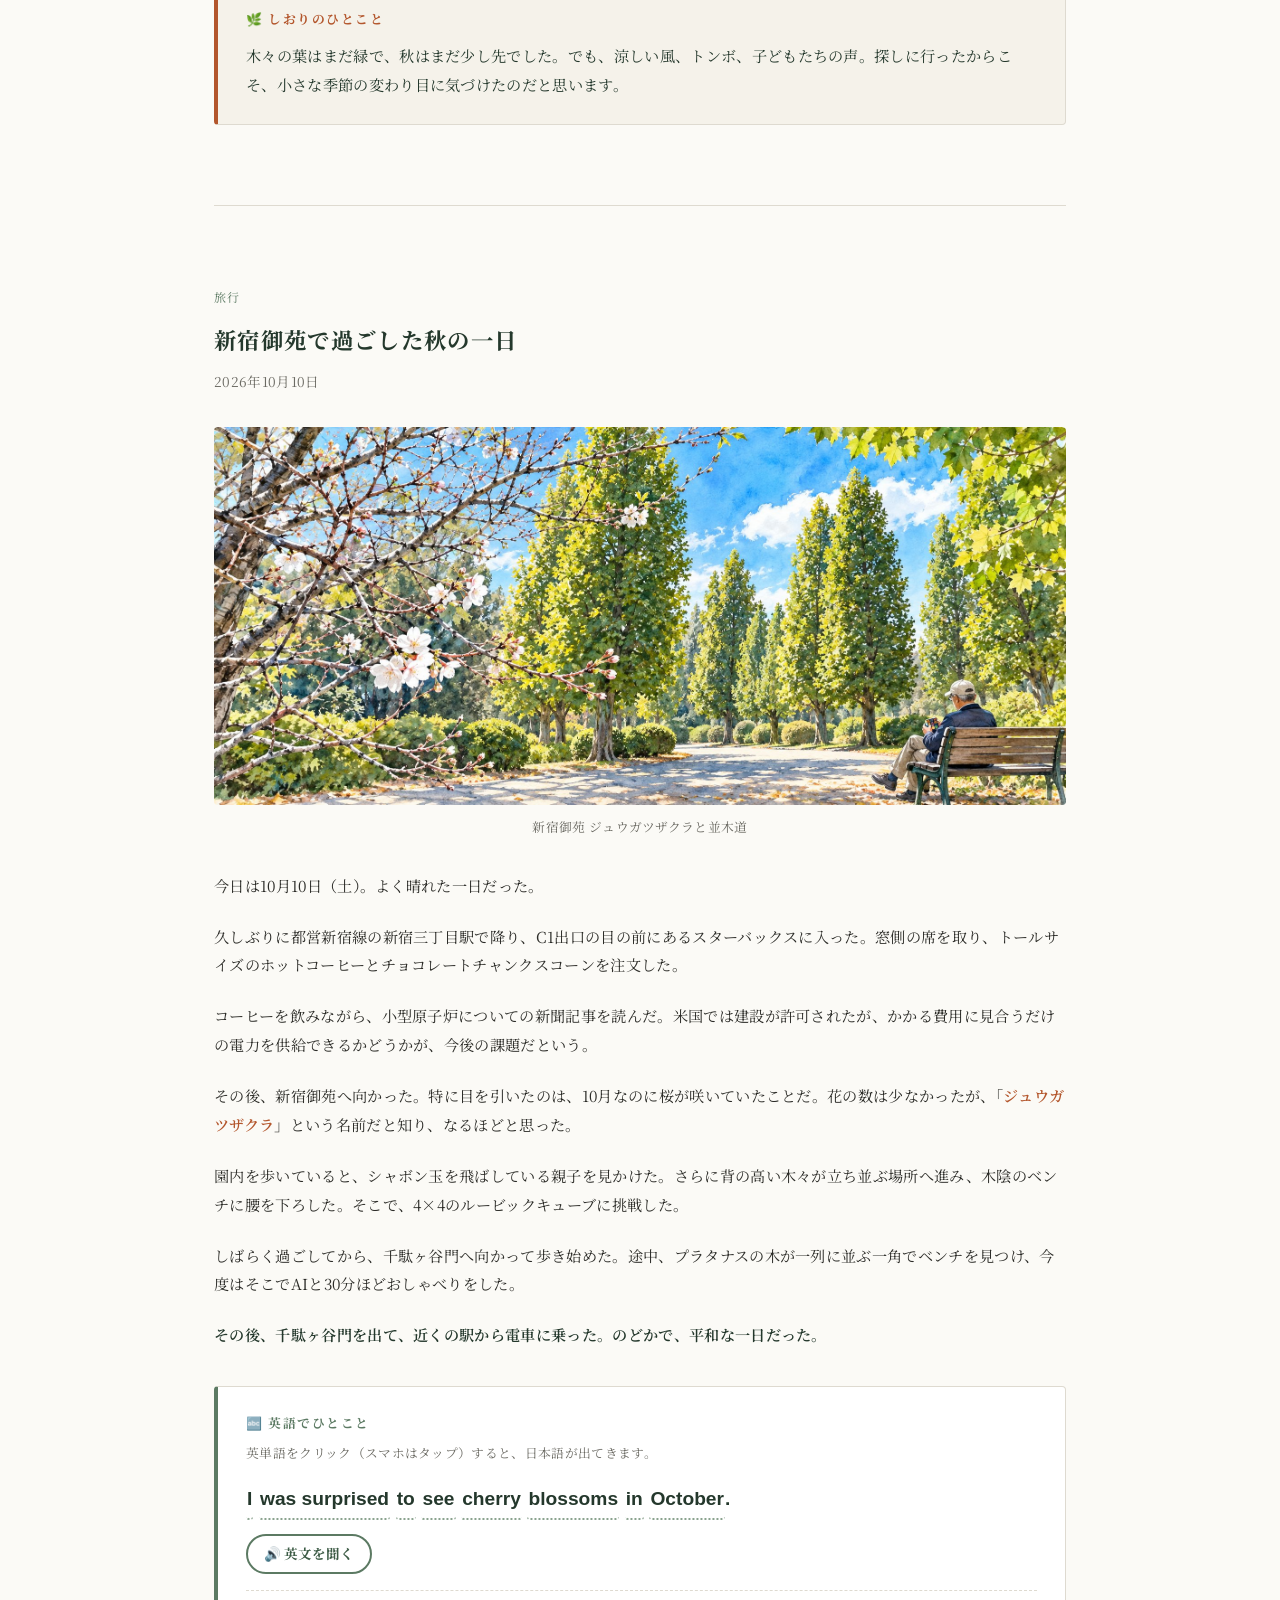
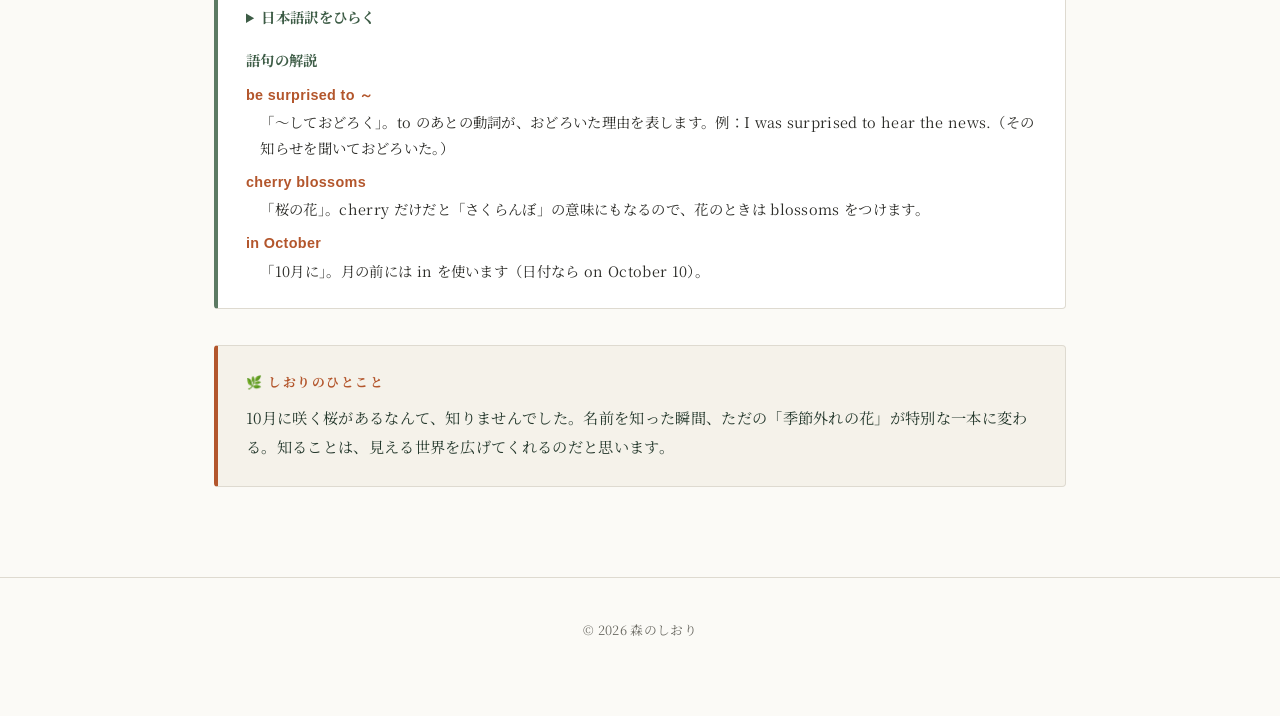
<file: travel.html>
<!DOCTYPE html>
<html lang="ja">
<head>
<meta charset="UTF-8">
<meta name="viewport" content="width=device-width, initial-scale=1.0">
<title>旅行 | 森のしおり</title>
<link rel="stylesheet" href="style.css">
</head>
<body>

<header class="site-header">
  <div class="header-inner">
    <a class="logo" href="index.html">森のしおり</a>
    <nav>
      <a href="index.html#about">プロフィール</a>
      <a href="index.html#articles">記事</a>
    </nav>
  </div>
</header>

<section class="hero hero-sub">
  <div class="hero-inner">
    <p class="breadcrumb"><a href="index.html#articles">記事</a> ／ 旅行</p>
    <h1>旅行</h1>
    <p class="hero-lead">訪れた土地の記憶や、旅のささやかな発見を綴っています。</p>
  </div>
</section>

<main>

  <section class="post-section">
    <div class="section-inner">

      <article class="post" id="hakodate-kobe">
        <div class="post-header">
          <p class="post-category">旅行</p>
          <h2>函館への旅</h2>
          <p class="post-date">2026年8月5日〜7日</p>
        </div>

        <figure class="post-photo">
          <img src="images/hakodate.jpg" alt="函館西高校付近から望んだ海の景色">
          <figcaption>函館西高校の近くから望んだ海</figcaption>
        </figure>

        <div class="post-body">
          <p>8月5日〜7日（令和8年）にかけて函館に行ってきました。</p>
          <p><strong>8月5日</strong>　友人が新函館北斗駅まで迎えに来てくれました。函館に戻る途中、七飯町（私が中学生と高校生の時に住んでいた街です）に立ち寄り、駅の近くの雰囲気の良い喫茶店で旧交を温めました。彼は詩吟の師範でもあり、函館を拠点に生活をしています。<span class="accent">中学生のころからの友人</span>です。</p>
          <p><strong>8月6日</strong>　午前中は、大手町・末広町・元町を散策し、函館西高校まで歩きました。そこで海のほうに向かって写真を撮り、素晴らしい景色をスマホに収めました。午後からは、友人と函館山のふもとにある喫茶店で談笑しました。函館山の麓には、落ち着いた雰囲気の喫茶店が何軒もありました。友人の妹さんのところにもお邪魔し、世間話をして楽しいひとときを過ごすことができました。</p>
          <p><strong>8月7日</strong>　午前中は、函館駅構内の1階でお土産を買い、2階の喫茶店で新聞を読んだりネット検索をしたりして過ごしました。午後からは、友人の車で函館から七飯町、そして北斗市へとあちこち移動し、昔の思い出が蘇りました。</p>
          <p class="closing">友人のおかげで、快適に3日間の旅を終えることができました。</p>
        </div>

        <section class="en-point">
          <p class="en-point-title">🔤 英語でひとこと</p>
          <p class="en-point-hint">英単語をクリック（スマホはタップ）すると、日本語が出てきます。</p>
          <p class="en-sentence"><button class="w" data-ja="訪ねること（visit の -ing形）">Visiting</button> <button class="w" data-ja="その">the</button> <button class="w" data-ja="町">town</button> <button class="w" data-ja="〜した（場所）（前の town を説明する）">where</button> <button class="w" data-ja="私が">I</button> <button class="w" data-ja="育った（grow up の過去形）">grew up</button> <button class="w" data-ja="よみがえらせた（bring back の過去形）">brought back</button> <button class="w" data-ja="たくさんの">many</button> <button class="w" data-ja="昔の">old</button> <button class="w" data-ja="思い出（memory の複数形）">memories</button>.</p>
          <button type="button" class="en-listen">🔊 英文を聞く</button>
          <details class="en-translation">
            <summary>日本語訳をひらく</summary>
            <p>育った町を訪ねて、昔の思い出がたくさんよみがえった。</p>
          </details>
          <p class="en-words-title">語句の解説</p>
          <dl class="en-words">
            <dt>Visiting the town</dt>
            <dd>「町を訪ねること」。動詞に -ing をつけると「〜すること」になり、文の主語になれます。</dd>
            <dt>the town where I grew up</dt>
            <dd>「私が育った町」。where 以下が、前の the town をうしろから説明しています。</dd>
            <dt>bring back memories</dt>
            <dd>「思い出をよみがえらせる」。直訳は「思い出を連れもどす」。過去形は brought back。</dd>
          </dl>
        </section>

        <aside class="shiori-note">
          <p class="shiori-note-title">🌿 しおりのひとこと</p>
          <p>中学・高校時代を過ごした町を、そのころからの友人の車で巡る。変わった景色と、変わらない友情。ふるさととは場所だけでなく、そこにいる人のことなのだと感じた3日間でした。</p>
        </aside>
      </article>

      <article class="post">
        <div class="post-header">
          <p class="post-category">旅行</p>
          <h2>神戸布引ハーブ園</h2>
          <p class="post-date">2026年8月17日</p>
        </div>

        <div class="post-photo-grid">
          <figure class="post-photo">
            <img src="images/kobe-umi1.jpg" alt="神戸布引ハーブ園から望んだ海の景色1">
          </figure>
          <figure class="post-photo">
            <img src="images/kobe-umi2.jpg" alt="神戸布引ハーブ園から望んだ海の景色2">
            <figcaption>ハーブ園のレストランから望んだ六甲アイランドとポートアイランド</figcaption>
          </figure>
        </div>

        <div class="post-body">
          <p>8月17日、神戸布引ハーブ園に行きました。</p>
          <p>坂を下りていくと、港を見下ろすことができるレストランに入りました。窓側の席から海の方を眺めると、左手に六甲アイランドが、右手にはポートアイランドが見えました。地図で確認すると、六甲アイランドには神戸国際大学が、ポートアイランドにはバンドー神戸青少年科学館とその奥に神戸空港があります。ハーブ園からこの2つの人工島を眺めたとき、<span class="accent">この島々がどのようにできたのか</span>知りたくなりました。</p>
          <p>Googleで調べてみると、次のような説明がありました。</p>
          <blockquote>
            <p>昭和30年代、高度経済成長に伴い神戸港の取扱貨物量が急増しました。しかし、背後に六甲山、目の前に海が迫る神戸の街には、これ以上<strong>工場</strong>や港湾施設、住宅を建てる平地がありませんでした。そこで神戸市は、<strong>六甲山を削った土砂で海を埋め立て</strong>、港と街を広げると同時に、削った跡地を住宅地にする、という一石二鳥の画期的な計画を立案しました。1981年、約15年の歳月をかけて<span class="accent">436ヘクタール</span>の人工島が完成。その後、<span class="accent">1995年1月17日</span>の阪神・淡路大震災の試練を乗り越え、コンテナ港としての国際競争力強化のため、南側に埋め立てを拡大しました。（ポートアイランド）</p>
            <p>1972年、ポートアイランドの建設が中盤に差し掛かる中、神戸港のコンテナ化をさらに進めるために、東灘区の沖合で埋め立て工事が始まりました。ポートアイランドと同様に、東六甲の山々から削り取った土砂が大型の土砂運搬船で運ばれ、1988年に街開きが行われました。1995年の阪神・淡路大震災の被害を乗り越え、現在ではコンテナターミナルや食品工場、物流倉庫が集積する神戸港の重要拠点となっています。（六甲アイランド）</p>
          </blockquote>
          <p>と書かれていました。</p>
          <p class="closing">帰りの新幹線の中で、目をつぶると、<span class="accent">これら2つの島の風景</span>が鮮やかに浮かんできました。</p>
        </div>

        <section class="en-point">
          <p class="en-point-title">🔤 英語でひとこと</p>
          <p class="en-point-hint">英単語をクリック（スマホはタップ）すると、日本語が出てきます。</p>
          <p class="en-sentence"><button class="w" data-ja="神戸">Kobe</button> <button class="w" data-ja="つくった（make の過去形）">made</button> <button class="w" data-ja="新しい">new</button> <button class="w" data-ja="土地">land</button> <button class="w" data-ja="〜することによって">by</button> <button class="w" data-ja="運ぶこと・移すこと（move の -ing形）">moving</button> <button class="w" data-ja="土・土砂">soil</button> <button class="w" data-ja="〜から">from</button> <button class="w" data-ja="その">the</button> <button class="w" data-ja="山々（mountain の複数形）">mountains</button> <button class="w" data-ja="〜の中へ">into</button> <button class="w" data-ja="その">the</button> <button class="w" data-ja="海">sea</button>.</p>
          <button type="button" class="en-listen">🔊 英文を聞く</button>
          <details class="en-translation">
            <summary>日本語訳をひらく</summary>
            <p>神戸は、山の土を海へ運んで、新しい土地をつくった。</p>
          </details>
          <p class="en-words-title">語句の解説</p>
          <dl class="en-words">
            <dt>made new land</dt>
            <dd>「新しい土地をつくった」。land は「土地・陸」。数えないことばなので a はつけません。</dd>
            <dt>by moving ～</dt>
            <dd>「～を運ぶことによって」。by のあとに動詞の -ing形を置くと、「どうやって」したのか（方法）を表します。</dd>
            <dt>from the mountains into the sea</dt>
            <dd>「山から海の中へ」。from は出発点、into は「～の中へ」と入っていく向きを表します。</dd>
          </dl>
        </section>

        <aside class="shiori-note">
          <p class="shiori-note-title">🌿 しおりのひとこと</p>
          <p>景色を眺めるだけでなく、「この島はどうやってできたのか」と考えると、旅はもっと深くなります。山を削って海を埋める人の知恵と、震災を乗り越えた力に、心を動かされました。</p>
        </aside>
      </article>

      <article class="post" id="kasai">
        <div class="post-header">
          <p class="post-category">旅行</p>
          <h2>秋を見つけに葛西臨海公園へ</h2>
          <p class="post-date">2026年10月4日</p>
        </div>

        <figure class="post-photo">
          <img src="images/kasai-autumn.jpg" alt="葛西臨海公園の秋の風景のイラスト">
          <figcaption>葛西臨海公園 秋の風景</figcaption>
        </figure>

        <div class="post-body">
          <p>今日は10月4日（日）。いつものように午前3時30分に起き、YouTubeで動画を見た後、朝食をとった。窓から外を見ると、空は曇っていた。スマホで天気予報を確認すると、今日は一日中曇りらしい。涼しかったので、ふと思った。</p>
          <p><strong>「よし！　今日は秋を見つけに葛西臨海公園に行こう！」</strong></p>
          <p>バスを降りてコンビニに入り、パンを2個と、350mLの「お〜いお茶」を買った。空を見上げると、「ダイヤと花の大観覧車」の上を飛行機が飛んでいた。</p>
          <p>ショッピングエリアと駐車エリアの間にある舗装された道をしばらく進むと、大観覧車に乗る人たちの姿が見えた。子ども連れの家族が多かった。トンボが飛んでいたが、木々の葉はまだ緑のままだった。</p>
          <p>海が見える松林までやってきた。チャッピーと英会話をしていると、パークトレインがやってきた。乗客には子どもたちが多かった。空を見上げると、雲の下を飛行機が飛んでいった。続いて、ヘリコプターが反対方向へ飛んでいった。</p>
        </div>

        <section class="en-point">
          <p class="en-point-title">🔤 英語でひとこと</p>
          <p class="en-point-hint">英単語をクリック（スマホはタップ）すると、日本語が出てきます。</p>
          <p class="en-sentence"><button class="w" data-ja="その">The</button> <button class="w" data-ja="葉（leaf の複数形）">leaves</button> <button class="w" data-ja="〜だった（be動詞の過去形）">were</button> <button class="w" data-ja="まだ">still</button> <button class="w" data-ja="緑色の">green</button>, <button class="w" data-ja="しかし・でも">but</button> <button class="w" data-ja="私は">I</button> <button class="w" data-ja="見つけた（find の過去形）">found</button> <button class="w" data-ja="小さな">small</button> <button class="w" data-ja="しるし（sign の複数形）">signs</button> <button class="w" data-ja="〜の">of</button> <button class="w" data-ja="秋">autumn</button>.</p>
          <button type="button" class="en-listen">🔊 英文を聞く</button>
          <details class="en-translation">
            <summary>日本語訳をひらく</summary>
            <p>葉はまだ緑だったけれど、小さな秋のしるしを見つけた。</p>
          </details>
          <p class="en-words-title">語句の解説</p>
          <dl class="en-words">
            <dt>leaves</dt>
            <dd>leaf（葉）の複数形。f で終わることばは、複数になると -ves に変わるものがあります（leaf → leaves、knife → knives）。</dd>
            <dt>still green</dt>
            <dd>「まだ緑」。still は「（前と同じで）まだ」。秋になっても、まだ色が変わっていない様子です。</dd>
            <dt>signs of autumn</dt>
            <dd>「秋のしるし・秋の気配」。sign は「しるし・前ぶれ」。記事では、涼しい風やトンボがそれにあたります。</dd>
          </dl>
        </section>

        <aside class="shiori-note">
          <p class="shiori-note-title">🌿 しおりのひとこと</p>
          <p>木々の葉はまだ緑で、秋はまだ少し先でした。でも、涼しい風、トンボ、子どもたちの声。探しに行ったからこそ、小さな季節の変わり目に気づけたのだと思います。</p>
        </aside>
      </article>

      <article class="post" id="gyoen">
        <div class="post-header">
          <p class="post-category">旅行</p>
          <h2>新宿御苑で過ごした秋の一日</h2>
          <p class="post-date">2026年10月10日</p>
        </div>

        <figure class="post-photo">
          <img src="images/shinjuku-gyoen-autumn.jpg" alt="新宿御苑のジュウガツザクラと並木道、ベンチでルービックキューブをする人のイラスト">
          <figcaption>新宿御苑 ジュウガツザクラと並木道</figcaption>
        </figure>

        <div class="post-body">
          <p>今日は10月10日（土）。よく晴れた一日だった。</p>
          <p>久しぶりに都営新宿線の新宿三丁目駅で降り、C1出口の目の前にあるスターバックスに入った。窓側の席を取り、トールサイズのホットコーヒーとチョコレートチャンクスコーンを注文した。</p>
          <p>コーヒーを飲みながら、小型原子炉についての新聞記事を読んだ。米国では建設が許可されたが、かかる費用に見合うだけの電力を供給できるかどうかが、今後の課題だという。</p>
          <p>その後、新宿御苑へ向かった。特に目を引いたのは、10月なのに桜が咲いていたことだ。花の数は少なかったが、「<span class="accent">ジュウガツザクラ</span>」という名前だと知り、なるほどと思った。</p>
          <p>園内を歩いていると、シャボン玉を飛ばしている親子を見かけた。さらに背の高い木々が立ち並ぶ場所へ進み、木陰のベンチに腰を下ろした。そこで、4×4のルービックキューブに挑戦した。</p>
          <p>しばらく過ごしてから、千駄ヶ谷門へ向かって歩き始めた。途中、プラタナスの木が一列に並ぶ一角でベンチを見つけ、今度はそこでAIと30分ほどおしゃべりをした。</p>
          <p class="closing">その後、千駄ヶ谷門を出て、近くの駅から電車に乗った。のどかで、平和な一日だった。</p>
        </div>

        <section class="en-point">
          <p class="en-point-title">🔤 英語でひとこと</p>
          <p class="en-point-hint">英単語をクリック（スマホはタップ）すると、日本語が出てきます。</p>
          <p class="en-sentence"><button class="w" data-ja="私は">I</button> <button class="w" data-ja="おどろいた（be surprised の過去形）">was surprised</button> <button class="w" data-ja="〜して（to + 動詞の形で、おどろいた理由を表す）">to</button> <button class="w" data-ja="見る">see</button> <button class="w" data-ja="桜の">cherry</button> <button class="w" data-ja="花（blossom の複数形）">blossoms</button> <button class="w" data-ja="〜に（月の前につける）">in</button> <button class="w" data-ja="10月">October</button>.</p>
          <button type="button" class="en-listen">🔊 英文を聞く</button>
          <details class="en-translation">
            <summary>日本語訳をひらく</summary>
            <p>10月に桜が咲いているのを見て、おどろいた。</p>
          </details>
          <p class="en-words-title">語句の解説</p>
          <dl class="en-words">
            <dt>be surprised to ～</dt>
            <dd>「～しておどろく」。to のあとの動詞が、おどろいた理由を表します。例：I was surprised to hear the news.（その知らせを聞いておどろいた。）</dd>
            <dt>cherry blossoms</dt>
            <dd>「桜の花」。cherry だけだと「さくらんぼ」の意味にもなるので、花のときは blossoms をつけます。</dd>
            <dt>in October</dt>
            <dd>「10月に」。月の前には in を使います（日付なら on October 10）。</dd>
          </dl>
        </section>

        <aside class="shiori-note">
          <p class="shiori-note-title">🌿 しおりのひとこと</p>
          <p>10月に咲く桜があるなんて、知りませんでした。名前を知った瞬間、ただの「季節外れの花」が特別な一本に変わる。知ることは、見える世界を広げてくれるのだと思います。</p>
        </aside>
      </article>

    </div>
  </section>

</main>

<footer class="site-footer">
  <p>&copy; 2026 森のしおり</p>
</footer>

<script src="en-point.js"></script>
</body>
</html>
</file>
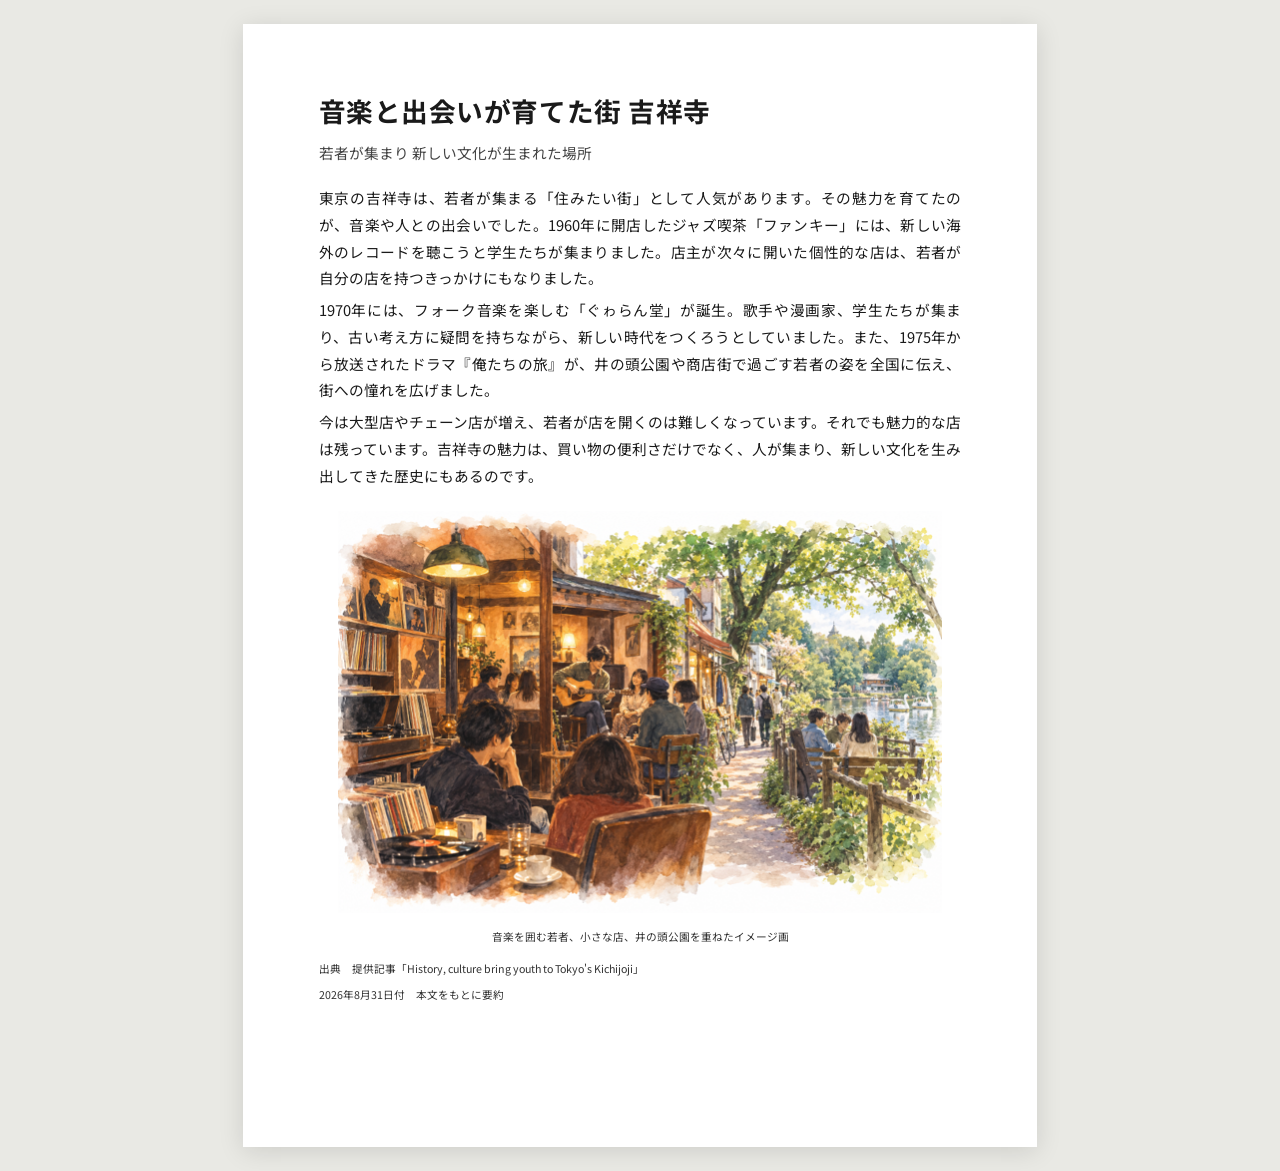
<file: 吉祥寺_400字要約とイラスト_A4.html>
<!DOCTYPE html>
<html lang="ja">
<head>
<meta charset="UTF-8">
<meta name="viewport" content="width=device-width, initial-scale=1.0">
<title>音楽と出会いが育てた街 吉祥寺</title>
<link rel="preconnect" href="https://fonts.googleapis.com">
<link rel="stylesheet" href="https://fonts.googleapis.com/css2?family=Noto+Sans+JP:wght@400;500;700&display=swap">
<style>
  @page {
    size: A4;
    margin: 18mm 20mm;
  }

  * {
    margin: 0;
    padding: 0;
    box-sizing: border-box;
  }

  html, body {
    background: #e9e9e4;
  }

  body {
    font-family: "Noto Sans JP", sans-serif;
    color: #1a1a1a;
    display: flex;
    justify-content: center;
    padding: 24px 0;
  }

  .page {
    width: 210mm;
    min-height: 297mm;
    background: #ffffff;
    padding: 18mm 20mm;
    box-shadow: 0 4px 24px rgba(0, 0, 0, 0.12);
  }

  .title {
    font-size: 20pt;
    font-weight: 700;
    letter-spacing: 0.02em;
    line-height: 28pt;
    margin-bottom: 8pt;
  }

  .subtitle {
    font-size: 11pt;
    line-height: 20pt;
    color: #444;
    margin-bottom: 14pt;
  }

  .body-text p {
    font-size: 11pt;
    line-height: 20pt;
    margin-bottom: 4pt;
    text-align: justify;
  }

  .photo {
    text-align: center;
    margin: 16pt 0 4pt;
  }

  .photo img {
    width: 100%;
    max-width: 160mm;
    height: auto;
    display: inline-block;
  }

  .caption {
    font-size: 8pt;
    line-height: 20pt;
    text-align: center;
    color: #333;
  }

  .source {
    font-size: 8pt;
    line-height: 20pt;
    color: #333;
    margin-top: 4pt;
  }

  @media print {
    html, body {
      background: none;
    }
    .page {
      width: auto;
      min-height: auto;
      margin: 0;
      padding: 0;
      box-shadow: none;
    }
  }
</style>
</head>
<body>

<div class="page">

  <p class="title">音楽と出会いが育てた街 吉祥寺</p>
  <p class="subtitle">若者が集まり 新しい文化が生まれた場所</p>

  <div class="body-text">
    <p>東京の吉祥寺は、若者が集まる「住みたい街」として人気があります。その魅力を育てたのが、音楽や人との出会いでした。1960年に開店したジャズ喫茶「ファンキー」には、新しい海外のレコードを聴こうと学生たちが集まりました。店主が次々に開いた個性的な店は、若者が自分の店を持つきっかけにもなりました。</p>
    <p>1970年には、フォーク音楽を楽しむ「ぐゎらん堂」が誕生。歌手や漫画家、学生たちが集まり、古い考え方に疑問を持ちながら、新しい時代をつくろうとしていました。また、1975年から放送されたドラマ『俺たちの旅』が、井の頭公園や商店街で過ごす若者の姿を全国に伝え、街への憧れを広げました。</p>
    <p>今は大型店やチェーン店が増え、若者が店を開くのは難しくなっています。それでも魅力的な店は残っています。吉祥寺の魅力は、買い物の便利さだけでなく、人が集まり、新しい文化を生み出してきた歴史にもあるのです。</p>
  </div>

  <figure class="photo">
    <img src="吉祥寺のイラスト.png" alt="音楽を囲む若者、小さな店、井の頭公園を重ねたイメージ画">
  </figure>
  <p class="caption">音楽を囲む若者、小さな店、井の頭公園を重ねたイメージ画</p>

  <p class="source">出典　提供記事「History, culture bring youth to Tokyo's Kichijoji」<br>2026年8月31日付　本文をもとに要約</p>

</div>

</body>
</html>
</file>
<file: style.css>
@import url('https://fonts.googleapis.com/css2?family=Noto+Serif+JP:wght@400;500;700&family=Shippori+Mincho:wght@400;500&display=swap');

:root {
  --forest-deep: #24382c;
  --forest: #3d5c46;
  --forest-mid: #5c7a63;
  --forest-soft: #8ba38f;
  --sand: #f5f2ea;
  --paper: #fbfaf6;
  --ink: #2c2c28;
  --ink-soft: #6b6a63;
  --line: #dedad0;
  --accent: #b3562c;
}

* {
  margin: 0;
  padding: 0;
  box-sizing: border-box;
}

body {
  font-family: "Noto Serif JP", "Shippori Mincho", serif;
  background: var(--paper);
  color: var(--ink);
  line-height: 1.9;
  letter-spacing: 0.02em;
}

a {
  color: inherit;
  text-decoration: none;
}

/* Header */
.site-header {
  position: sticky;
  top: 0;
  z-index: 10;
  background: rgba(251, 250, 246, 0.9);
  backdrop-filter: blur(6px);
  border-bottom: 1px solid var(--line);
}

.header-inner {
  max-width: 1200px;
  margin: 0 auto;
  padding: 18px 24px;
  display: flex;
  justify-content: space-between;
  align-items: center;
}

.logo {
  font-size: 1.1rem;
  font-weight: 700;
  color: var(--forest-deep);
  letter-spacing: 0.08em;
}

.site-header nav {
  display: flex;
  gap: 28px;
}

.site-header nav a {
  font-size: 0.9rem;
  color: var(--forest);
  border-bottom: 1px solid transparent;
  padding-bottom: 2px;
  transition: border-color 0.2s;
}

.site-header nav a:hover {
  border-color: var(--forest-mid);
}

/* Hero */
.hero {
  max-width: 1200px;
  width: calc(100% - 48px);
  margin: 0 auto;
  background:
    radial-gradient(circle at 20% 20%, rgba(139, 163, 143, 0.25), transparent 55%),
    radial-gradient(circle at 80% 60%, rgba(61, 92, 70, 0.18), transparent 55%),
    var(--sand);
  border: 1px solid var(--line);
  border-radius: 4px;
}

.hero-inner {
  padding: 120px 24px 100px;
  text-align: center;
}

.hero h1 {
  font-size: clamp(2.2rem, 5vw, 3rem);
  color: var(--forest-deep);
  font-weight: 700;
  letter-spacing: 0.12em;
  margin-bottom: 20px;
}

.hero-catch {
  font-family: "Shippori Mincho", "Noto Serif JP", serif;
  font-size: clamp(1.15rem, 2.6vw, 1.5rem);
  color: var(--forest);
  letter-spacing: 0.15em;
  margin-bottom: 14px;
}

.hero-lead {
  color: var(--ink-soft);
  font-size: 1rem;
  letter-spacing: 0.05em;
}

.hero .hero-catch + .hero-lead {
  font-size: 0.85rem;
}

.hero-clock {
  display: inline-block;
  margin-top: 26px;
  padding: 8px 22px;
  font-size: 0.9rem;
  letter-spacing: 0.08em;
  color: var(--forest);
  background: var(--paper);
  border: 1px solid var(--forest-soft);
  border-radius: 999px;
  text-decoration: none;
  transition: background 0.2s, color 0.2s;
}

.hero-clock:hover {
  background: var(--forest);
  color: var(--paper);
}

.hero-message {
  max-width: 640px;
  margin: 44px auto 0;
  padding: 28px 28px 24px;
  background: var(--paper);
  border: 1px solid var(--line);
  border-top: 4px solid var(--accent);
  border-radius: 4px;
}

.hero-message-title {
  font-family: "Shippori Mincho", "Noto Serif JP", serif;
  font-size: clamp(1.2rem, 3vw, 1.45rem);
  font-weight: 700;
  color: var(--forest-deep);
  letter-spacing: 0.1em;
  margin-bottom: 14px;
}

.hero-message p:not(.hero-message-title) {
  color: var(--ink);
  font-size: 0.95rem;
  line-height: 1.9;
}

/* 英語でめぐる世界の町への入り口（ページ上部の帯）：スタンプの赤で目印に */
/* ボタンを真ん中の列に置き、下の「森のしおり」の真上にそろえる */
.english-banner {
  display: grid;
  grid-template-columns: 1fr auto 1fr;
  align-items: center;
  gap: 6px 18px;
  max-width: 1200px;
  width: calc(100% - 48px);
  margin: 16px auto;
  padding: 12px 20px;
  background: #fbe5de;
  border: 1px solid #f0c5b8;
  border-radius: 4px;
  text-align: center;
  transition: background 0.2s;
}

.english-banner:hover {
  background: #f8d6cb;
}

.english-banner-lead {
  justify-self: end;
  font-size: 0.85rem;
  color: #8a3a28;
  letter-spacing: 0.08em;
}

.english-banner-go {
  font-weight: 700;
  color: #fff;
  background: #d9472b;
  border-radius: 999px;
  padding: 4px 18px;
  letter-spacing: 0.05em;
}

@media (max-width: 760px) {
  .english-banner {
    grid-template-columns: 1fr;
  }

  .english-banner-lead,
  .english-banner-go {
    justify-self: center;
  }
}

/* 初めての方へ（3つの入り口） */
.welcome .section-inner {
  padding-bottom: 0;
}

.welcome h2 {
  margin-bottom: 12px;
}

.welcome-lead {
  color: var(--ink-soft);
  font-size: 0.95rem;
  margin-bottom: 32px;
}

.door-grid {
  display: grid;
  grid-template-columns: repeat(auto-fit, minmax(280px, 1fr));
  gap: 24px;
}

.door {
  --door: var(--forest);
  background: var(--sand);
  border: 1px solid var(--line);
  border-top: 6px solid var(--door);
  border-radius: 60px 60px 4px 4px;
  padding: 32px 28px 28px;
  transition: transform 0.2s, box-shadow 0.2s;
}

.door:hover {
  transform: translateY(-4px);
  box-shadow: 0 12px 24px rgba(36, 56, 44, 0.08);
}

.door-story {
  --door: #2f4570;
}

.door-future {
  --door: var(--accent);
}

.door-icon {
  font-size: 2rem;
  text-align: center;
  line-height: 1.4;
}

.door h3 {
  text-align: center;
  font-size: 1.25rem;
  color: var(--door);
  letter-spacing: 0.12em;
  margin: 6px 0 10px;
}

.door-desc {
  text-align: center;
  font-size: 0.85rem;
  color: var(--ink-soft);
  line-height: 1.8;
  margin-bottom: 18px;
}

.door-links {
  list-style: none;
  border-top: 1px dashed var(--line);
  padding-top: 14px;
}

.door-links li + li {
  margin-top: 8px;
}

.door-links a {
  display: block;
  font-size: 0.88rem;
  color: var(--forest-deep);
  padding-left: 1.1em;
  text-indent: -1.1em;
  transition: color 0.2s;
}

.door-links a::before {
  content: "› ";
  color: var(--door);
  font-weight: 700;
}

.door-links a:hover {
  color: var(--door);
}

/* 新着のお知らせ（小さな掲示板） */
.news .section-inner {
  padding-top: 56px;
  padding-bottom: 0;
}

.news-board {
  position: relative;
  max-width: 760px;
  margin: 0 auto;
  background: #fff;
  border: 1px solid var(--line);
  border-radius: 4px;
  padding: 26px 30px 20px;
  box-shadow: 0 6px 14px rgba(36, 56, 44, 0.06);
}

.news-title {
  font-weight: 700;
  color: var(--forest-deep);
  letter-spacing: 0.1em;
  margin-bottom: 10px;
}

.news-list {
  list-style: none;
}

.news-list li {
  display: flex;
  flex-wrap: wrap;
  align-items: baseline;
  gap: 2px 16px;
  padding: 10px 0;
  border-top: 1px dashed var(--line);
}

.news-list time {
  flex-shrink: 0;
  font-family: 'Georgia', serif;
  font-size: 0.85rem;
  color: var(--forest-mid);
  letter-spacing: 0.05em;
}

.news-list a {
  font-size: 0.92rem;
  color: var(--ink);
  border-bottom: 1px solid transparent;
  transition: color 0.2s, border-color 0.2s;
}

.news-list a:hover {
  color: var(--accent);
  border-color: var(--accent);
}

.news-list li:first-child a::after {
  content: "NEW";
  margin-left: 8px;
  padding: 1px 7px;
  font-family: 'Georgia', serif;
  font-size: 0.65rem;
  font-weight: 700;
  color: #fff;
  background: var(--accent);
  border-radius: 3px;
  vertical-align: 2px;
}

@media (max-width: 760px) {
  .news-board {
    padding: 22px 20px 16px;
  }
}

/* Section shared */
.section-inner {
  max-width: 1200px;
  margin: 0 auto;
  padding: 90px 24px;
}

h2 {
  display: flex;
  align-items: baseline;
  gap: 12px;
  font-size: 1.5rem;
  color: var(--forest-deep);
  margin-bottom: 48px;
  letter-spacing: 0.08em;
}

h2 span {
  font-family: 'Georgia', serif;
  font-size: 0.75rem;
  letter-spacing: 0.15em;
  color: var(--forest-soft);
  text-transform: uppercase;
}

/* Featured（今日の一編） */
.featured .section-inner {
  padding-bottom: 0;
}

.featured-card {
  display: grid;
  grid-template-columns: minmax(0, 1.1fr) minmax(0, 1fr);
  background: var(--sand);
  border: 1px solid var(--line);
  border-radius: 4px;
  overflow: hidden;
  transition: transform 0.2s, box-shadow 0.2s;
}

.featured-card:hover {
  transform: translateY(-4px);
  box-shadow: 0 12px 24px rgba(36, 56, 44, 0.08);
}

.featured-image img {
  width: 100%;
  height: 100%;
  min-height: 280px;
  object-fit: cover;
  display: block;
}

.featured-text {
  padding: 40px 40px 36px;
  display: flex;
  flex-direction: column;
}

.featured-text h3 {
  font-size: 1.35rem;
  color: var(--forest-deep);
  font-weight: 700;
  line-height: 1.6;
  margin-bottom: 16px;
}

.featured-excerpt {
  font-size: 0.92rem;
  color: var(--ink-soft);
  margin-bottom: 20px;
}

.featured-note {
  padding: 16px 20px;
  background: var(--paper);
  border-left: 4px solid var(--accent);
  border-radius: 4px;
  margin-bottom: 24px;
}

.featured-note p:not(.shiori-note-title) {
  font-size: 0.95rem;
  color: var(--forest-deep);
}

.featured-more {
  margin-top: auto;
  font-size: 0.9rem;
  color: var(--accent);
  letter-spacing: 0.05em;
}

@media (max-width: 760px) {
  .featured-card {
    grid-template-columns: 1fr;
  }

  .featured-image img {
    min-height: 0;
    aspect-ratio: 16 / 10;
  }

  .featured-text {
    padding: 28px 24px;
  }
}

/* About */
.about {
  background: var(--paper);
  border-top: 1px solid var(--line);
}

.about-card {
  display: flex;
  align-items: center;
  gap: 36px;
  background: var(--sand);
  border: 1px solid var(--line);
  border-radius: 4px;
  padding: 44px;
}

.avatar {
  flex-shrink: 0;
  width: 120px;
  height: 160px;
  border-radius: 50%;
  object-fit: cover;
  border: 3px solid var(--forest);
}

@media (max-width: 760px) {
  .about-card {
    flex-direction: column;
    gap: 20px;
    padding: 32px 24px;
  }
}

.nickname {
  font-weight: 700;
  color: var(--forest-deep);
  margin-bottom: 12px;
  letter-spacing: 0.05em;
}

.bio {
  color: var(--ink-soft);
  font-size: 0.95rem;
}

.bio-keywords {
  margin-top: 18px;
  padding-top: 18px;
  border-top: 1px dashed var(--line);
  color: var(--forest-mid);
  font-size: 0.85rem;
  line-height: 1.8;
}

/* Articles */
.articles {
  background: var(--paper);
}

.card-grid {
  display: grid;
  grid-template-columns: repeat(auto-fit, minmax(300px, 1fr));
  gap: 28px;
}

.card {
  background: var(--sand);
  border: 1px solid var(--line);
  border-radius: 4px;
  padding: 36px 28px;
  transition: transform 0.2s, box-shadow 0.2s;
}

.card:hover {
  transform: translateY(-4px);
  box-shadow: 0 12px 24px rgba(36, 56, 44, 0.08);
}

.card-icon {
  font-size: 1.6rem;
  margin-bottom: 18px;
}

/* カード上部のイラスト（カードの端まで広げる） */
.card-thumb {
  display: block;
  width: calc(100% + 56px);
  margin: -36px -28px 22px;
  aspect-ratio: 16 / 9;
  object-fit: cover;
  border-radius: 4px 4px 0 0;
  border-bottom: 1px solid var(--line);
}

.card-category {
  font-size: 0.75rem;
  color: var(--forest-mid);
  letter-spacing: 0.1em;
  margin-bottom: 10px;
}

.card h3 {
  font-size: 1.05rem;
  color: var(--forest-deep);
  margin-bottom: 12px;
  font-weight: 500;
}

.card-desc {
  font-size: 0.85rem;
  color: var(--ink-soft);
  line-height: 1.8;
}

.card-toc {
  list-style: none;
  margin-top: 16px;
  padding-top: 16px;
  border-top: 1px dashed var(--line);
}

.card-toc li + li {
  margin-top: 8px;
}

.card-toc a {
  font-size: 0.85rem;
  color: var(--forest);
  border-bottom: 1px solid transparent;
  transition: border-color 0.2s, color 0.2s;
}

.card-toc a:hover {
  color: var(--accent);
  border-color: var(--accent);
}

/* Sub-page hero (breadcrumb) */
.hero-sub .hero-inner {
  padding: 90px 24px 70px;
  text-align: left;
}

.breadcrumb {
  font-size: 0.8rem;
  color: var(--ink-soft);
  letter-spacing: 0.05em;
  margin-bottom: 18px;
}

.breadcrumb a {
  color: var(--forest);
  border-bottom: 1px solid var(--forest-soft);
}

.hero-sub h1 {
  display: block;
  width: 100%;
  box-sizing: border-box;
  text-align: left;
  font-size: clamp(1.4rem, 3.2vw, 1.9rem);
  color: var(--paper);
  background: var(--forest);
  padding: 18px 28px;
  border-radius: 4px;
  letter-spacing: 0.1em;
  margin-bottom: 20px;
}

.hero-sub .hero-lead {
  text-align: left;
}

/* Article card as link */
.card-link {
  display: block;
  color: inherit;
}

/* Post (article detail) */
.post-section {
  background: var(--paper);
}

/* 記事本文は読みやすい行の長さに保つ */
.post-section .section-inner {
  max-width: 900px;
}

.post-toc {
  background: var(--sand);
  border: 1px solid var(--line);
  border-radius: 4px;
  padding: 28px 32px;
  margin-bottom: 64px;
}

.post-toc-title {
  font-size: 0.8rem;
  color: var(--forest-mid);
  letter-spacing: 0.12em;
  margin-bottom: 14px;
}

.post-toc ul {
  list-style: none;
}

.post-toc li + li {
  margin-top: 10px;
}

.post-toc a {
  font-size: 0.95rem;
  color: var(--forest-deep);
  border-bottom: 1px solid var(--forest-soft);
  padding-bottom: 1px;
  transition: color 0.2s, border-color 0.2s;
}

.post-toc a:hover {
  color: var(--accent);
  border-color: var(--accent);
}

.post {
  margin-bottom: 80px;
  padding-bottom: 80px;
  border-bottom: 1px solid var(--line);
}

.post:last-child {
  margin-bottom: 0;
  padding-bottom: 0;
  border-bottom: none;
}

.post-category {
  font-size: 0.75rem;
  color: var(--forest-mid);
  letter-spacing: 0.1em;
  margin-bottom: 10px;
}

.post-header h2 {
  display: block;
  font-size: 1.4rem;
  color: var(--forest-deep);
  letter-spacing: 0.06em;
  margin-bottom: 8px;
}

.post-date {
  font-size: 0.85rem;
  color: var(--ink-soft);
  margin-bottom: 32px;
}

.post-photo {
  margin-bottom: 32px;
}

.post-photo img {
  width: 100%;
  border-radius: 4px;
  display: block;
}

.post-photo figcaption {
  margin-top: 10px;
  font-size: 0.8rem;
  color: var(--ink-soft);
  text-align: center;
}

.post-photo-grid {
  display: grid;
  grid-template-columns: repeat(auto-fit, minmax(260px, 1fr));
  gap: 20px;
  margin-bottom: 32px;
}

.post-photo-grid .post-photo {
  margin-bottom: 0;
}

.post-body p {
  margin-bottom: 22px;
  font-size: 0.95rem;
  color: var(--ink);
}

.post-body strong {
  color: var(--forest-deep);
  font-weight: 700;
}

.post-body .accent {
  color: var(--accent);
  font-weight: 600;
}

/* 大事なところを色で（緑・青・赤）。少し大きく太く */
.post-body .mark-green,
.post-body .mark-blue,
.post-body .mark-red {
  font-size: 1.08em;
  font-weight: 700;
}

.post-body .mark-green {
  color: #1f7a6d;
}

.post-body .mark-blue {
  color: #2f4570;
}

.post-body .mark-red {
  color: #c0392b;
}

.post-body .closing {
  font-weight: 600;
  color: var(--forest-deep);
}

.post-body blockquote {
  margin: 22px 0;
  padding: 20px 24px;
  background: var(--sand);
  border-left: 3px solid var(--forest-soft);
  border-radius: 4px;
}

.post-body blockquote p {
  color: var(--ink-soft);
  font-size: 0.9rem;
  margin-bottom: 14px;
}

.post-body blockquote p:last-child {
  margin-bottom: 0;
}

.post-body .source-note {
  margin-top: -8px;
  font-size: 0.8rem;
  color: var(--ink-soft);
  text-align: right;
}

.post-body blockquote ul {
  margin: 14px 0 0;
  padding-left: 1.2em;
}

.post-body blockquote li {
  color: var(--ink-soft);
  font-size: 0.9rem;
  margin-bottom: 10px;
  line-height: 1.8;
}

.post-body blockquote li:last-child {
  margin-bottom: 0;
}

.post-body blockquote li strong {
  color: var(--forest-deep);
}

/* しおりのひとこと（記事末尾の感想・問いかけ） */
.shiori-note {
  margin-top: 36px;
  padding: 24px 28px;
  background: var(--sand);
  border: 1px solid var(--line);
  border-left: 4px solid var(--accent);
  border-radius: 4px;
}

.shiori-note-title {
  font-size: 0.8rem;
  font-weight: 700;
  color: var(--accent);
  letter-spacing: 0.12em;
  margin-bottom: 10px;
}

.shiori-note p:not(.shiori-note-title) {
  font-size: 0.95rem;
  color: var(--forest-deep);
  line-height: 1.9;
}

/* 英語でひとこと（記事のメインポイントを英文1文で。単語を押すと意味が出る） */
.en-point {
  margin-top: 36px;
  padding: 24px 28px;
  background: #fff;
  border: 1px solid var(--line);
  border-left: 4px solid var(--forest-mid);
  border-radius: 4px;
}

.en-point-title {
  font-size: 0.8rem;
  font-weight: 700;
  color: var(--forest-mid);
  letter-spacing: 0.12em;
  margin-bottom: 6px;
}

.en-point-hint {
  font-size: 0.8rem;
  color: var(--ink-soft);
  margin-bottom: 14px;
}

.en-sentence {
  font-family: "Segoe UI", "Helvetica Neue", Arial, sans-serif;
  font-size: 1.2rem;
  font-weight: 600;
  line-height: 2;
  color: var(--forest-deep);
  margin-bottom: 14px;
  border-radius: 6px;
}

.en-sentence.speaking {
  background: #fff3c4;
  box-shadow: 0 0 0 8px #fff3c4;
}

.en-point .w {
  font: inherit;
  color: inherit;
  background: none;
  border: 0;
  padding: 0 1px;
  border-bottom: 2px dotted var(--forest-soft);
  border-radius: 3px;
  cursor: pointer;
}

.en-point .w:hover,
.en-point .w:focus-visible {
  background: #e3ece4;
  outline: none;
}

.en-point .w.active {
  background: #f6e1d6;
  border-bottom-color: var(--accent);
}

.en-listen {
  font: inherit;
  font-size: 0.85rem;
  font-weight: 700;
  color: var(--forest);
  background: #fff;
  border: 2px solid var(--forest-mid);
  border-radius: 999px;
  padding: 5px 16px;
  cursor: pointer;
}

.en-listen:hover,
.en-listen:focus-visible {
  background: #e3ece4;
  outline: none;
}

.en-listen:disabled {
  color: #b9b2a5;
  border-color: var(--line);
  cursor: default;
}

.en-translation {
  margin-top: 16px;
  border-top: 1px dashed var(--line);
  padding-top: 12px;
}

.en-translation summary {
  cursor: pointer;
  font-size: 0.9rem;
  font-weight: 700;
  color: var(--forest);
}

.en-translation p {
  margin-top: 8px;
  font-size: 0.95rem;
  color: var(--ink);
}

.en-words-title {
  margin-top: 16px;
  font-size: 0.9rem;
  font-weight: 700;
  color: var(--forest);
}

.en-words {
  margin-top: 6px;
  font-size: 0.9rem;
  color: var(--ink);
}

.en-words dt {
  margin-top: 8px;
  font-family: "Segoe UI", "Helvetica Neue", Arial, sans-serif;
  font-weight: 700;
  color: var(--accent);
}

.en-words dd {
  margin-left: 1em;
  line-height: 1.8;
}

.en-bubble {
  position: absolute;
  z-index: 30;
  max-width: min(280px, calc(100vw - 32px));
  background: var(--forest-deep);
  color: #fff;
  border-radius: 12px;
  padding: 8px 14px;
  font-size: 0.9rem;
  line-height: 1.6;
  box-shadow: 0 8px 20px rgba(0, 0, 0, 0.18);
  pointer-events: none;
  opacity: 0;
  transform: translateY(4px);
  transition: opacity 0.12s, transform 0.12s;
}

.en-bubble.show {
  opacity: 1;
  transform: translateY(0);
}

.en-bubble b {
  margin-right: 8px;
  color: #f3d9a4;
}

.en-bubble::after {
  content: "";
  position: absolute;
  top: 100%;
  left: var(--arrow, 50%);
  margin-left: -7px;
  border: 7px solid transparent;
  border-top-color: var(--forest-deep);
}

@media (max-width: 760px) {
  .en-point {
    padding: 20px 18px;
  }

  .en-sentence {
    font-size: 1.1rem;
  }
}

/* 姉妹サイト（ヨーロッパの歴史）への案内：あちらの紺色で目印に */
.sister {
  border-top: 1px solid var(--line);
}

.sister .section-inner {
  padding-top: 60px;
  padding-bottom: 60px;
}

.sister-card {
  display: flex;
  align-items: center;
  gap: 28px;
  background: var(--sand);
  border: 1px solid var(--line);
  border-left: 4px solid #2f4570;
  border-radius: 4px;
  padding: 32px 36px;
  transition: transform 0.2s, box-shadow 0.2s;
}

.sister-card:hover {
  transform: translateY(-3px);
  box-shadow: 0 10px 20px rgba(36, 56, 44, 0.08);
}

.sister-icon {
  flex-shrink: 0;
  width: 64px;
  height: 64px;
  border-radius: 50%;
  background: #2f4570;
  display: flex;
  align-items: center;
  justify-content: center;
  font-size: 1.6rem;
}

.sister-name {
  font-weight: 700;
  color: #1c2a44;
  margin-bottom: 4px;
}

.sister-desc {
  font-size: 0.9rem;
  color: var(--ink-soft);
}

.sister-card + .sister-card {
  margin-top: 18px;
}

/* 英語でめぐる世界の町：あちらのスタンプの赤で目印に */
.sister-card-english {
  border-left-color: #d9472b;
}

.sister-card-english .sister-icon {
  background: #fbe5de;
}

.sister-card-english .sister-name {
  color: #b5361e;
}

/* Footer */
.site-footer {
  text-align: center;
  padding: 40px 24px;
  color: var(--ink-soft);
  font-size: 0.8rem;
  border-top: 1px solid var(--line);
}
</file>
